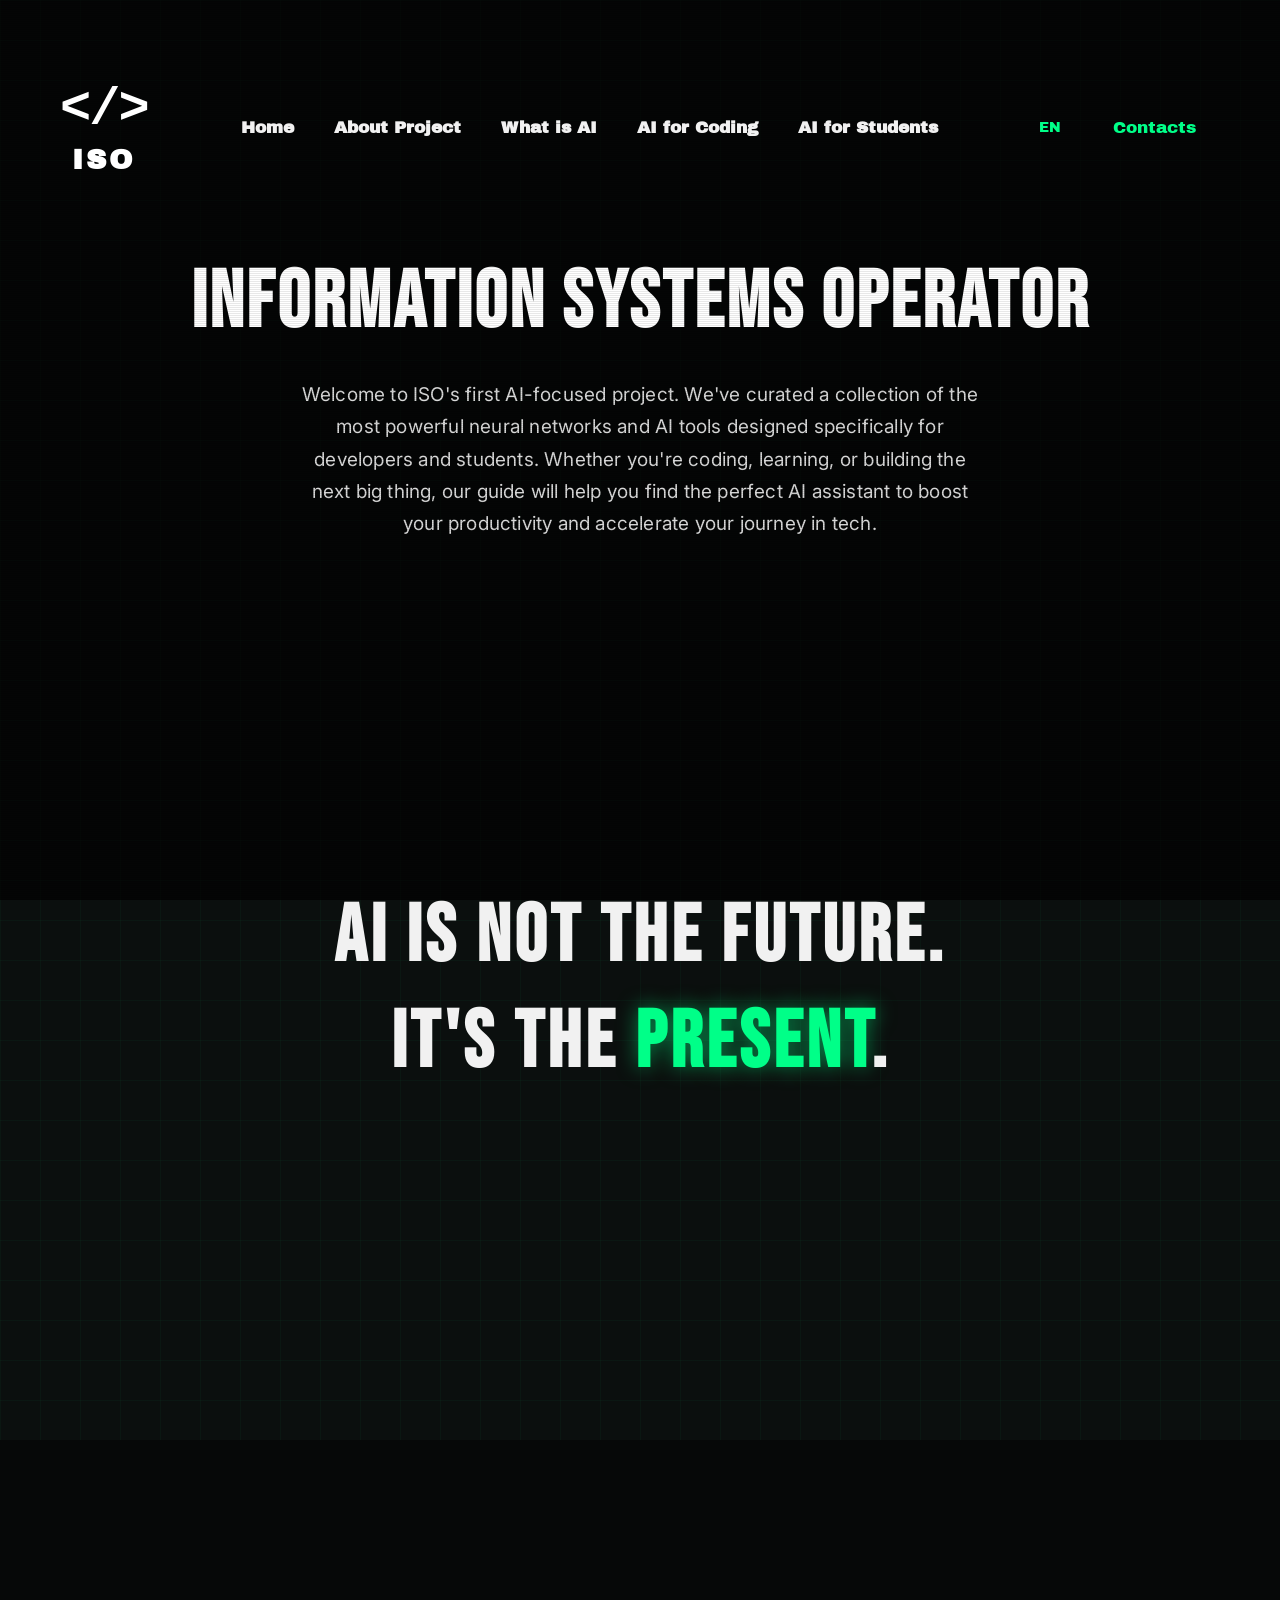
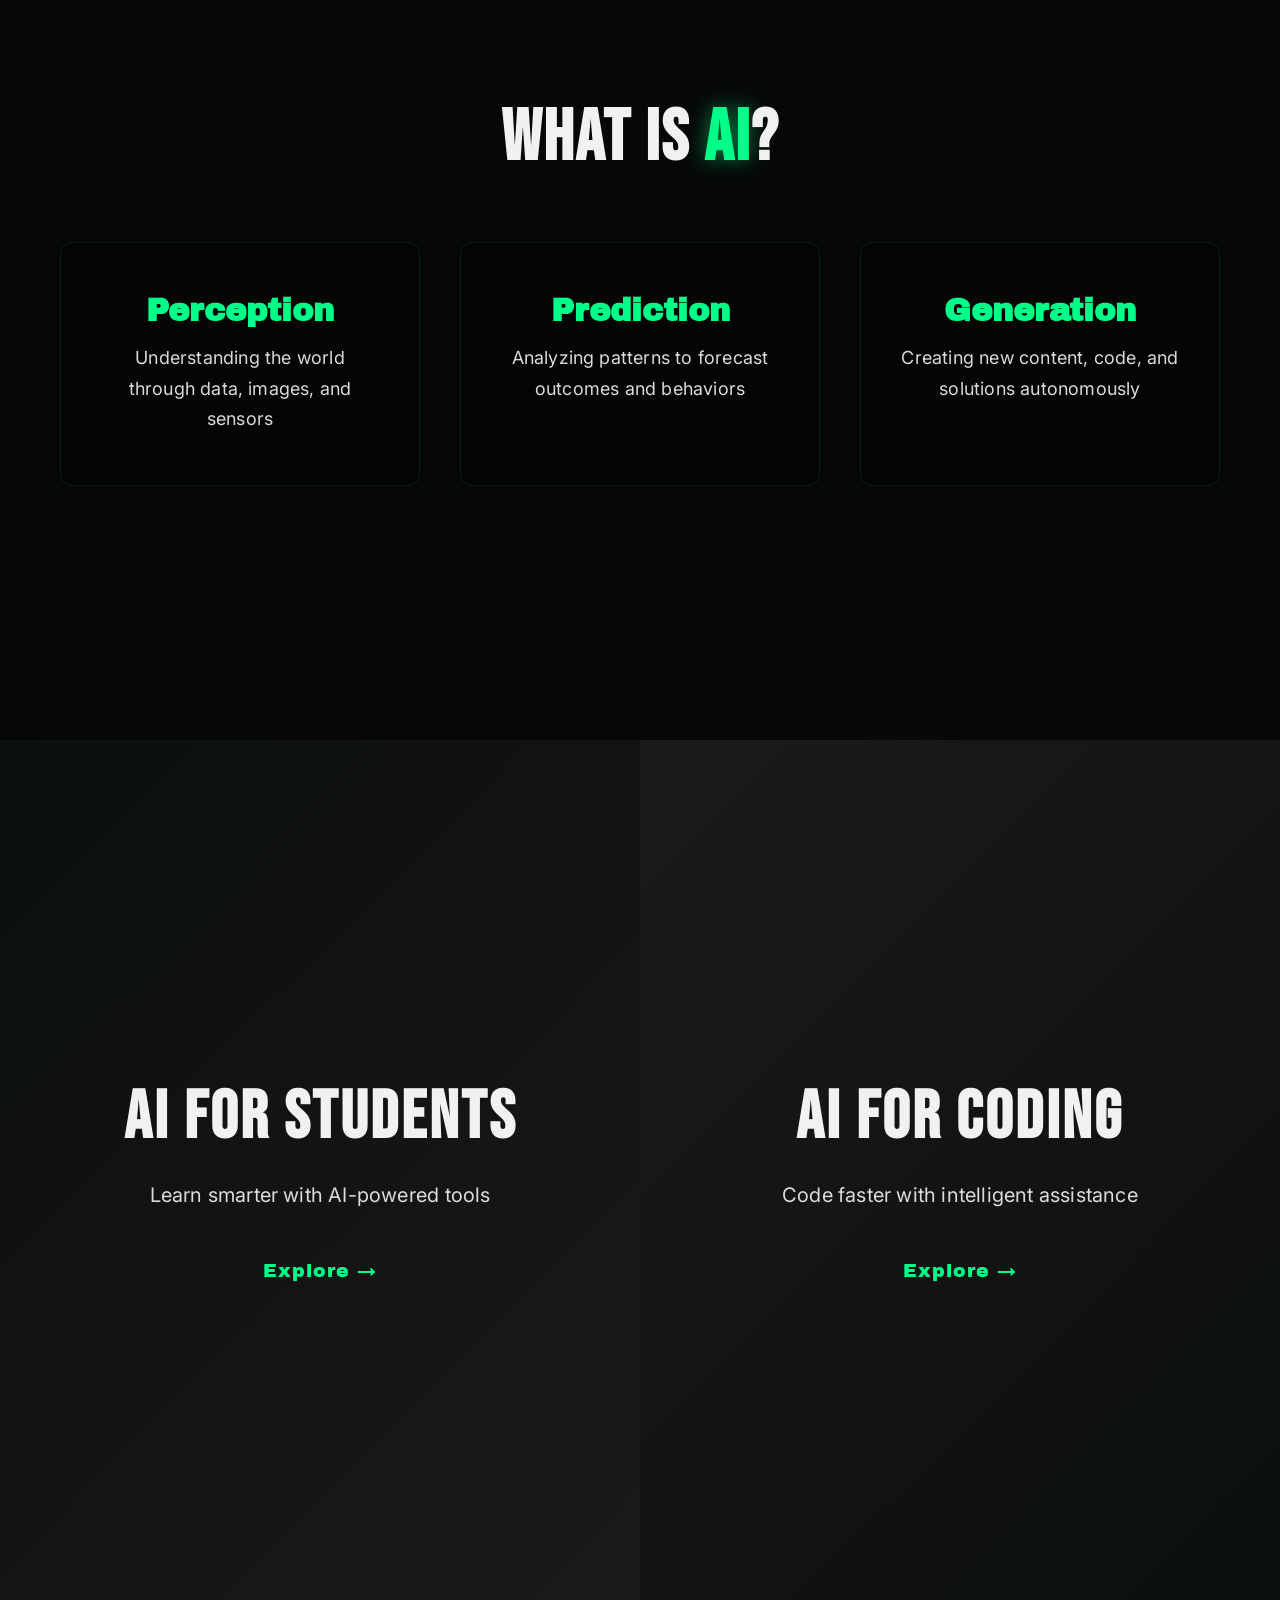
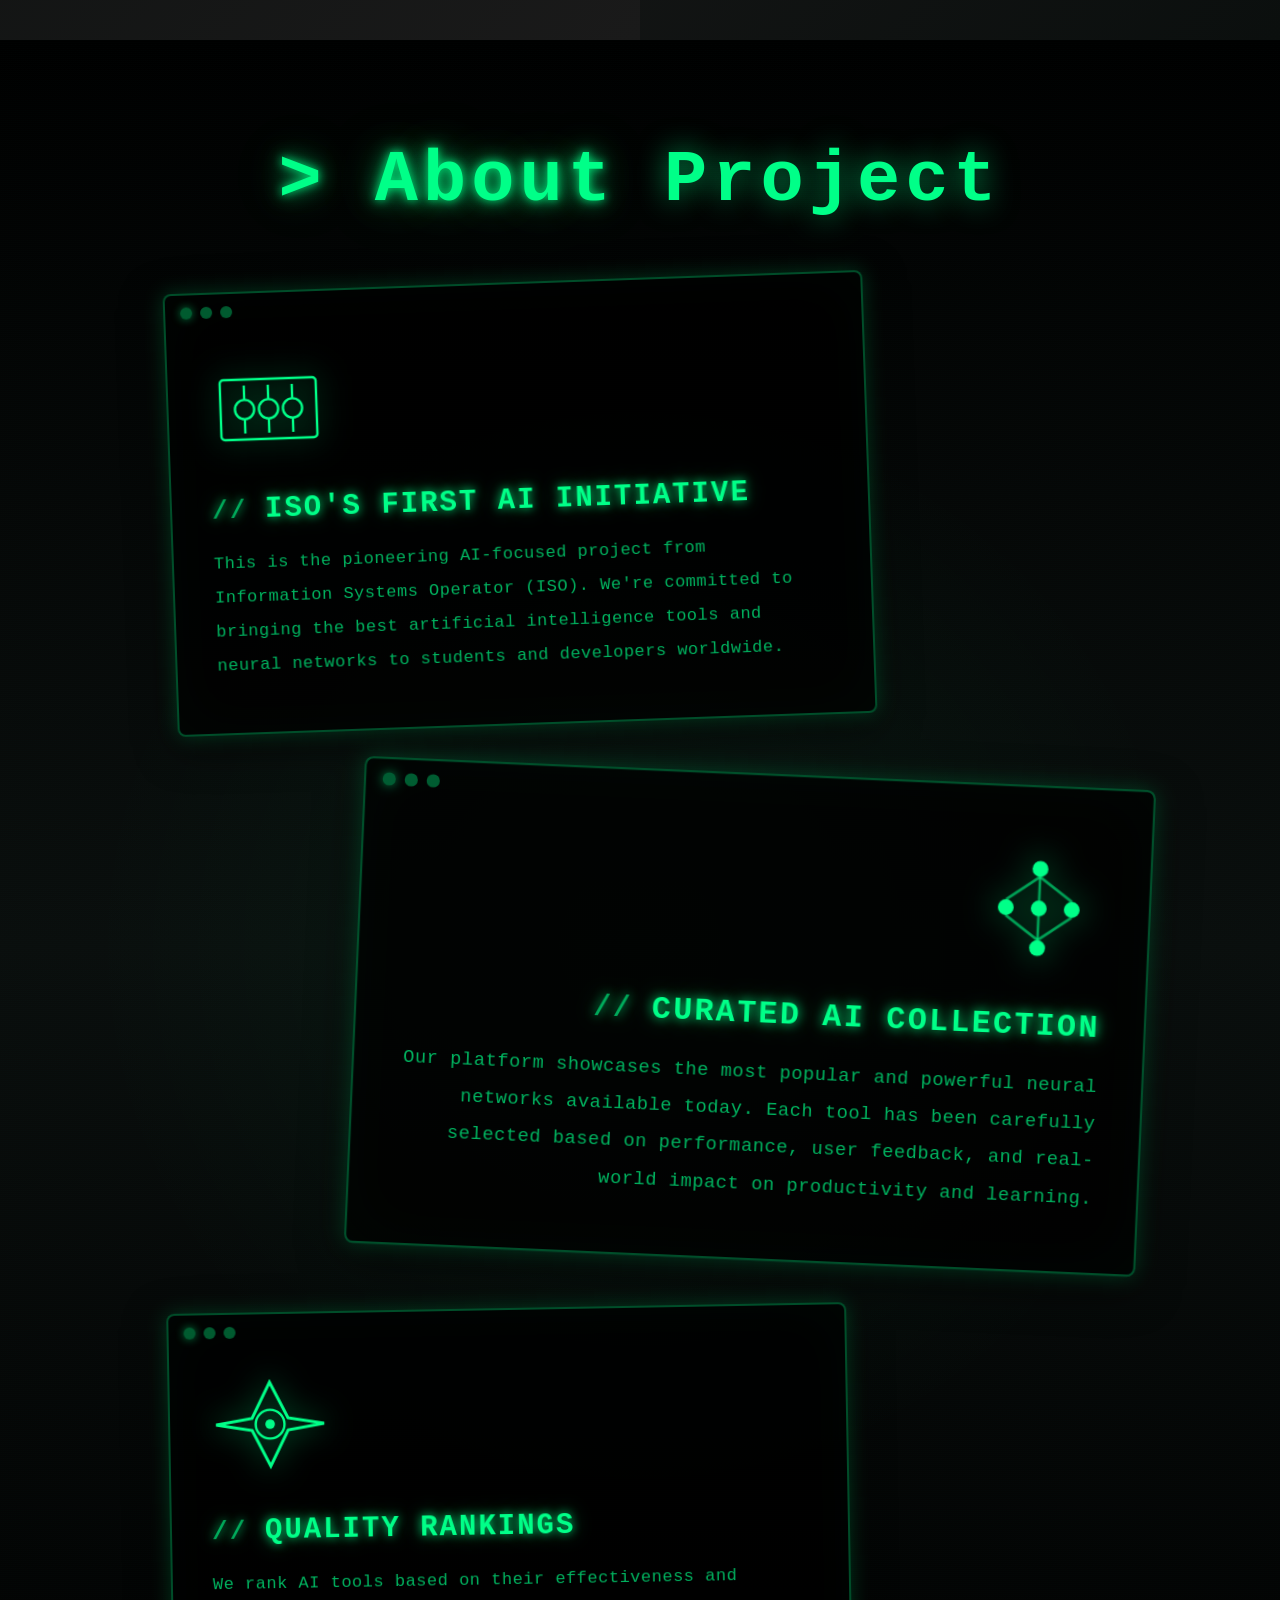
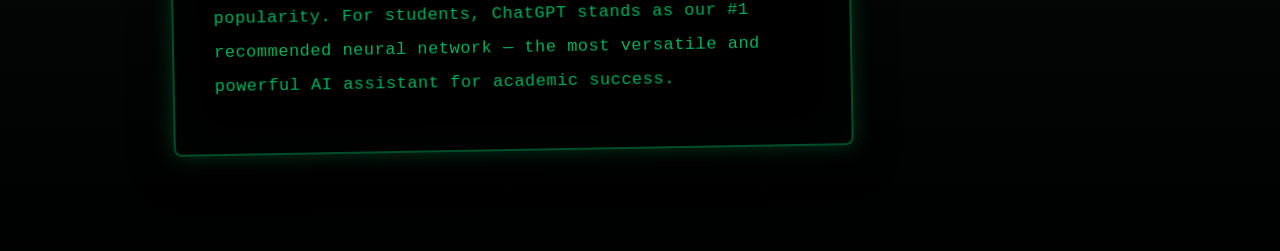
<file: index.html>
<!DOCTYPE html>
<html lang="en">
<head>
    <meta charset="UTF-8">
    <meta name="viewport" content="width=device-width, initial-scale=1.0">
    <link rel="icon" type="image/svg+xml" href="favicon.svg">
    <link rel="stylesheet" href="style.css">
    <link rel="preconnect" href="https://fonts.googleapis.com">
    <link rel="preconnect" href="https://fonts.gstatic.com" crossorigin>
    <link href="https://fonts.googleapis.com/css2?family=Archivo+Black&display=swap" rel="stylesheet">
    <link href="https://fonts.googleapis.com/css2?family=Bebas+Neue&display=swap" rel="stylesheet">
    <link href="https://fonts.googleapis.com/css2?family=Inter:wght@400;500;600&display=swap" rel="stylesheet">
    <title>Types of AI</title>
</head>
<body class="loading">
    <!-- Preloader -->
    <div class="preloader">
        <div class="terminal">
            <div class="terminal-header">
                <div class="terminal-dots">
                    <span class="dot dot-red"></span>
                    <span class="dot dot-yellow"></span>
                    <span class="dot dot-green"></span>
                </div>
                <span class="terminal-title">terminal</span>
                <div class="terminal-spacer"></div>
            </div>
            <div class="terminal-body">
                <div class="terminal-output" id="terminalOutput"></div>
            </div>
        </div>
    </div>

    <!-- Contact Modal -->
    <div class="contact-modal" id="contactModal">
        <div class="modal-overlay"></div>
        <div class="modal-content">
            <button class="modal-close" id="closeModal">&times;</button>
            <h2 data-translate="modal.title">Get in Touch</h2>
            <form class="contact-form" id="contactForm" novalidate>
                <div class="form-group">
                    <input type="text" id="nameInput" data-translate-placeholder="modal.name" placeholder="Name">
                    <span class="error-message" id="nameError"></span>
                </div>
                <div class="form-group">
                    <input type="tel" id="phoneInput" data-translate-placeholder="modal.phone" placeholder="Phone">
                    <span class="error-message" id="phoneError"></span>
                </div>
                <div class="form-group">
                    <select id="reasonSelect">
                        <option value="" disabled selected data-translate="modal.selectPlaceholder">What would you like to book?</option>
                        <option value="consultation" data-translate="modal.consultation">Consultation</option>
                        <option value="demo" data-translate="modal.demo">Demo</option>
                        <option value="partnership" data-translate="modal.partnership">Partnership</option>
                        <option value="other" data-translate="modal.other">Other</option>
                    </select>
                    <span class="error-message" id="reasonError"></span>
                </div>
                <div class="form-group hidden" id="otherReasonGroup">
                    <input type="text" id="otherReasonInput" data-translate-placeholder="modal.otherReason" placeholder="Please specify...">
                </div>
                <button type="submit" class="submit-btn" data-translate="modal.send">Send</button>
            </form>
        </div>
    </div>

    <!-- Scroll Progress Bar -->
    <div class="scroll-progress"></div>

    <section class="hero">
        <video class="hero-video" autoplay loop muted playsinline>
            <source src="background-image.mp4" type="video/mp4">
        </video>
    </section>

    <header class="site-header">
        <div class="container_header">
            <a href="index.html" class="header__logo" aria-label="Home">
                <div class="logo-wrapper">
                    <span class="logo-symbol">&lt;/&gt;</span>
                    <span class="logo-text">ISO</span>
                </div>
            </a>

            <!-- Burger Menu Button -->
            <button class="burger-menu" id="burgerMenu">
                <span></span>
                <span></span>
                <span></span>
            </button>

            <nav class="header__nav" id="mainNav">
                <a href="index.html" data-translate="nav.home">Home</a>
                <a href="#about-project" data-translate="nav.aboutProject">About Project</a>
                <a href="#what-is-ai" data-translate="nav.whatIsAI">What is AI</a>
                <a href="#ai-coding" data-translate="nav.coding">AI for Coding</a>
                <a href="#ai-students" data-translate="nav.students">AI for Students</a>
            </nav>

            <div class="header__right">
                <!-- Language Switcher -->
                <div class="language-switcher">
                    <button class="lang-toggle" id="langToggle" data-current="en">EN</button>
                </div>

                <a href="#" class="btn" id="contactBtn" data-translate="nav.contacts">Contacts</a>
            </div>
        </div>
    </header>

    <main>
        <!-- Hero Section -->
        <section class="hero">
            <div class="container_hero">
                <h1 class="hero_h1" data-translate="hero.title">Information Systems Operator</h1>
                <p class="hero_p" data-translate="hero.description">Welcome to ISO's first AI-focused project. We've curated a collection of the most powerful neural networks and AI tools designed specifically for developers and students. Whether you're coding, learning, or building the next big thing, our guide will help you find the perfect AI assistant to boost your productivity and accelerate your journey in tech.</p>
            </div>
        </section>

        <!-- Impact Section -->
        <section class="impact-section">
            <div class="impact-content">
                <h2 class="impact-line-1" data-translate="impact.line1">AI is not the future.</h2>
                <h2 class="impact-line-2"><span data-translate="impact.line2">It's the</span> <span class="highlight" data-translate="impact.present">present</span>.</h2>
            </div>
        </section>

        <!-- What is AI Section -->
        <section class="what-is-ai" id="what-is-ai">
            <div class="container">
                <h2 class="section-title"><span data-translate="whatIsAI.title1">What is</span> <span class="highlight">AI</span><span data-translate="whatIsAI.title2">?</span></h2>
                <div class="tech-blocks">
                    <div class="tech-card">
                        <h3 data-translate="whatIsAI.perception.title">Perception</h3>
                        <p data-translate="whatIsAI.perception.desc">Understanding the world through data, images, and sensors</p>
                    </div>
                    <div class="tech-card">
                        <h3 data-translate="whatIsAI.prediction.title">Prediction</h3>
                        <p data-translate="whatIsAI.prediction.desc">Analyzing patterns to forecast outcomes and behaviors</p>
                    </div>
                    <div class="tech-card">
                        <h3 data-translate="whatIsAI.generation.title">Generation</h3>
                        <p data-translate="whatIsAI.generation.desc">Creating new content, code, and solutions autonomously</p>
                    </div>
                </div>
            </div>
        </section>

        <!-- Split Direction Section -->
        <section class="split-section">
            <div class="split-left" id="ai-students">
                <div class="split-content">
                    <h2 data-translate="split.students.title">AI for Students</h2>
                    <p data-translate="split.students.desc">Learn smarter with AI-powered tools</p>
                    <a href="ai-students.html" class="explore-btn" data-translate="split.explore">Explore →</a>
                </div>
            </div>
            <div class="split-right" id="ai-coding">
                <div class="split-content">
                    <h2 data-translate="split.coding.title">AI for Coding</h2>
                    <p data-translate="split.coding.desc">Code faster with intelligent assistance</p>
                    <a href="ai-coding.html" class="explore-btn" data-translate="split.explore">Explore →</a>
                </div>
            </div>
        </section>

        <!-- About Project Section -->
        <section class="about-project" id="about-project">
            <div class="container">
                <h2 class="section-title"><span data-translate="aboutProject.title1">About</span> <span class="highlight" data-translate="aboutProject.title2">Project</span></h2>
                <div class="about-content">
                    <div class="about-intro">
                        <div class="about-card">
                            <div class="about-icon">
                                <svg viewBox="0 0 100 100" xmlns="http://www.w3.org/2000/svg">
                                    <rect x="10" y="30" width="80" height="50" rx="3" fill="none" stroke="currentColor" stroke-width="2"/>
                                    <circle cx="30" cy="55" r="8" fill="none" stroke="currentColor" stroke-width="2"/>
                                    <circle cx="50" cy="55" r="8" fill="none" stroke="currentColor" stroke-width="2"/>
                                    <circle cx="70" cy="55" r="8" fill="none" stroke="currentColor" stroke-width="2"/>
                                    <line x1="30" y1="47" x2="30" y2="35" stroke="currentColor" stroke-width="2"/>
                                    <line x1="50" y1="47" x2="50" y2="35" stroke="currentColor" stroke-width="2"/>
                                    <line x1="70" y1="47" x2="70" y2="35" stroke="currentColor" stroke-width="2"/>
                                    <line x1="30" y1="63" x2="30" y2="75" stroke="currentColor" stroke-width="2"/>
                                    <line x1="50" y1="63" x2="50" y2="75" stroke="currentColor" stroke-width="2"/>
                                    <line x1="70" y1="63" x2="70" y2="75" stroke="currentColor" stroke-width="2"/>
                                </svg>
                            </div>
                            <h3 data-translate="aboutProject.isoTitle">ISO's First AI Initiative</h3>
                            <p data-translate="aboutProject.isoDesc">This is the pioneering AI-focused project from Information Systems Operator (ISO). We're committed to bringing the best artificial intelligence tools and neural networks to students and developers worldwide.</p>
                        </div>
                        <div class="about-card">
                            <div class="about-icon">
                                <svg viewBox="0 0 100 100" xmlns="http://www.w3.org/2000/svg">
                                    <circle cx="50" cy="20" r="6" fill="currentColor"/>
                                    <circle cx="25" cy="50" r="6" fill="currentColor"/>
                                    <circle cx="50" cy="50" r="6" fill="currentColor"/>
                                    <circle cx="75" cy="50" r="6" fill="currentColor"/>
                                    <circle cx="50" cy="80" r="6" fill="currentColor"/>
                                    <line x1="50" y1="26" x2="25" y2="44" stroke="currentColor" stroke-width="2" opacity="0.6"/>
                                    <line x1="50" y1="26" x2="50" y2="44" stroke="currentColor" stroke-width="2" opacity="0.6"/>
                                    <line x1="50" y1="26" x2="75" y2="44" stroke="currentColor" stroke-width="2" opacity="0.6"/>
                                    <line x1="25" y1="56" x2="50" y2="74" stroke="currentColor" stroke-width="2" opacity="0.6"/>
                                    <line x1="50" y1="56" x2="50" y2="74" stroke="currentColor" stroke-width="2" opacity="0.6"/>
                                    <line x1="75" y1="56" x2="50" y2="74" stroke="currentColor" stroke-width="2" opacity="0.6"/>
                                </svg>
                            </div>
                            <h3 data-translate="aboutProject.popularTitle">Curated AI Collection</h3>
                            <p data-translate="aboutProject.popularDesc">Our platform showcases the most popular and powerful neural networks available today. Each tool has been carefully selected based on performance, user feedback, and real-world impact on productivity and learning.</p>
                        </div>
                        <div class="about-card">
                            <div class="about-icon">
                                <svg viewBox="0 0 100 100" xmlns="http://www.w3.org/2000/svg">
                                    <polygon points="50,15 65,45 95,50 65,55 50,85 35,55 5,50 35,45" fill="none" stroke="currentColor" stroke-width="2.5"/>
                                    <circle cx="50" cy="50" r="12" fill="none" stroke="currentColor" stroke-width="2"/>
                                    <circle cx="50" cy="50" r="4" fill="currentColor"/>
                                </svg>
                            </div>
                            <h3 data-translate="aboutProject.rankingTitle">Quality Rankings</h3>
                            <p data-translate="aboutProject.rankingDesc">We rank AI tools based on their effectiveness and popularity. For students, ChatGPT stands as our #1 recommended neural network — the most versatile and powerful AI assistant for academic success.</p>
                        </div>
                    </div>
                </div>
            </div>
        </section>

    </main>
    <script src="script.js"></script>
</body>
</html>
</file>
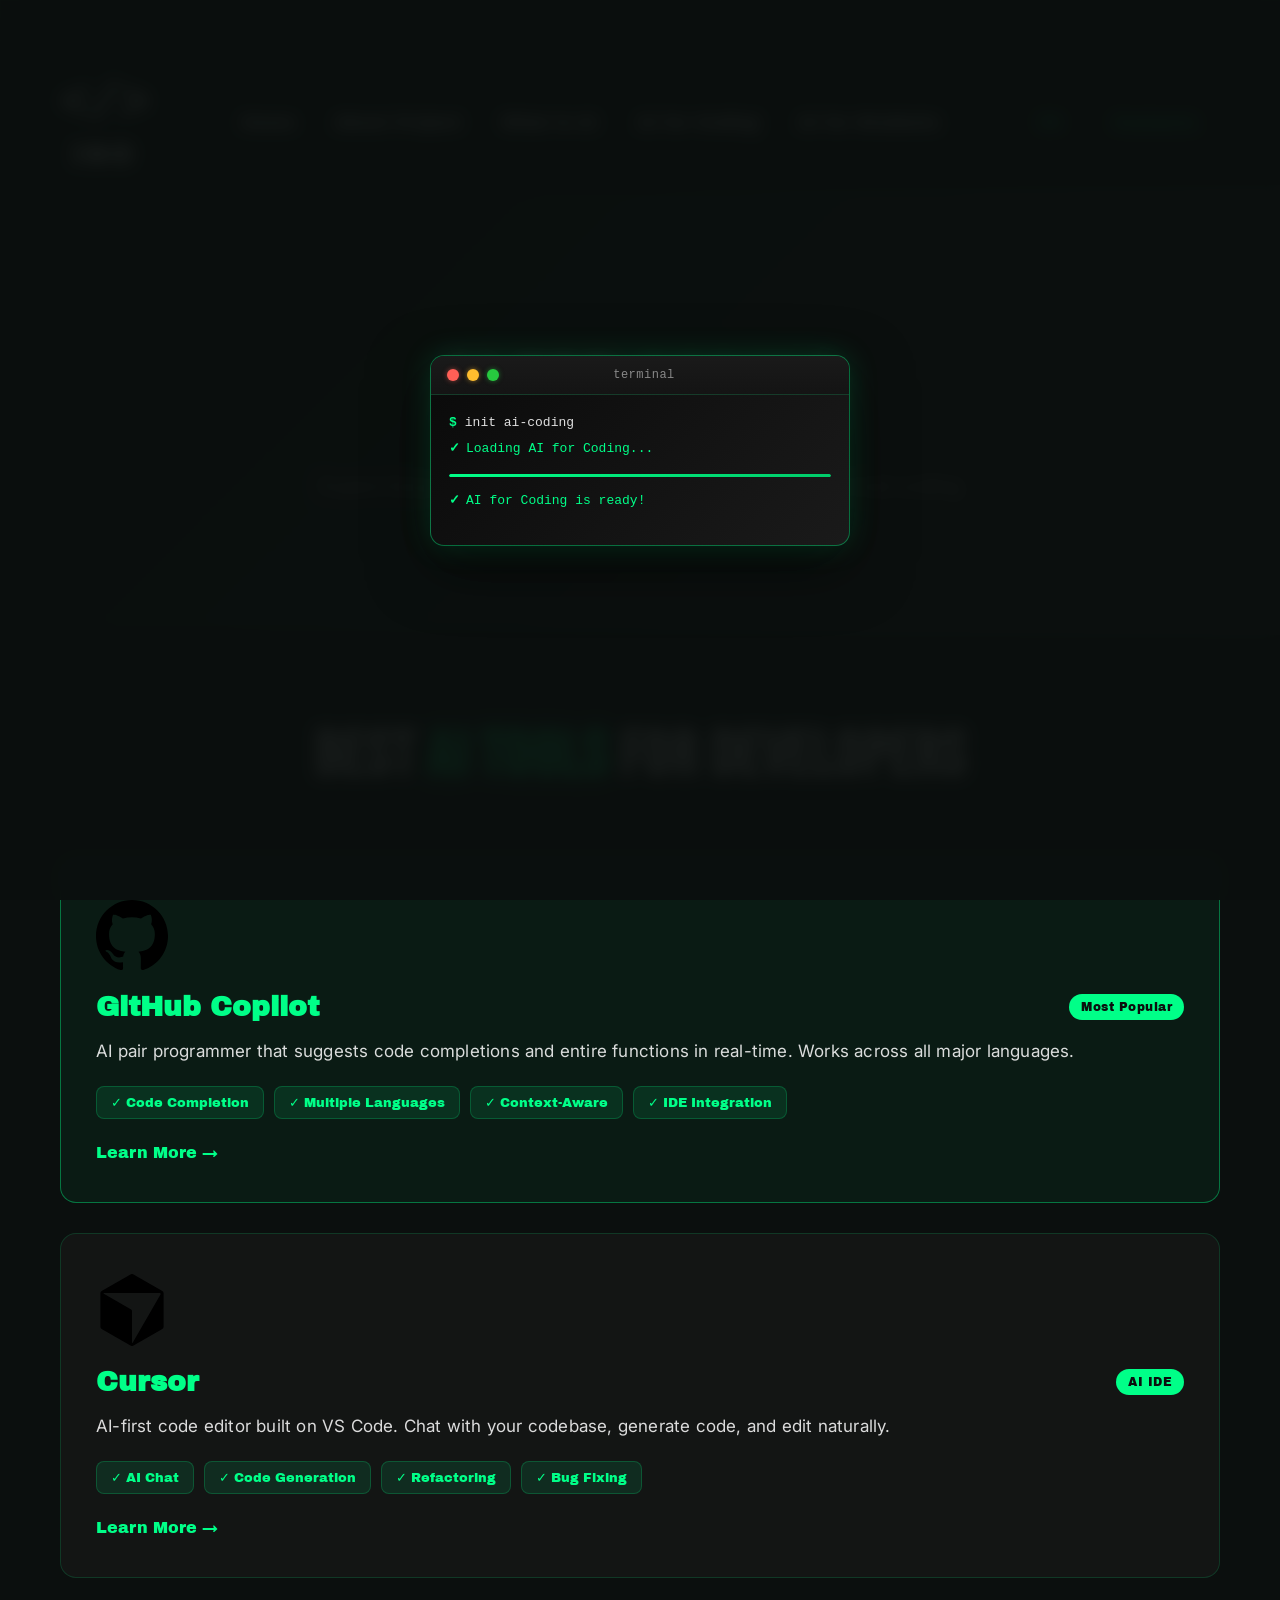
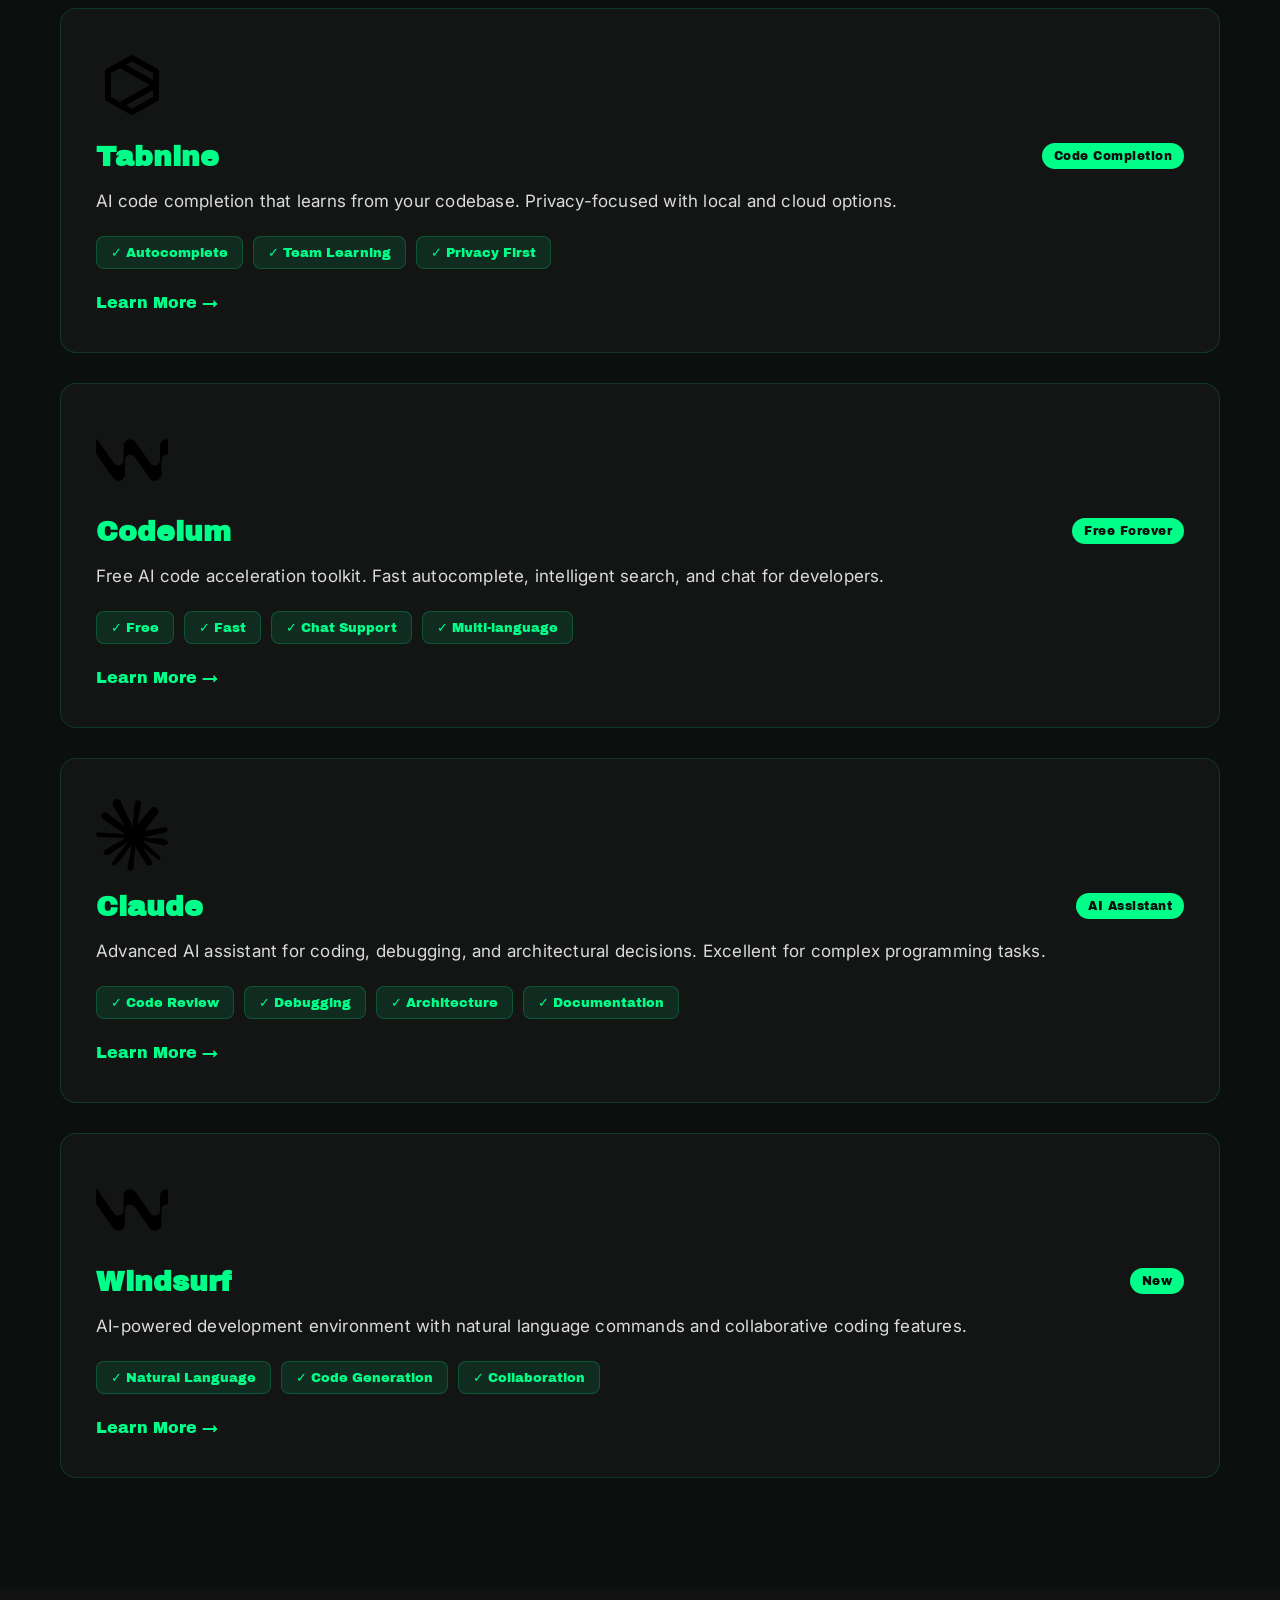
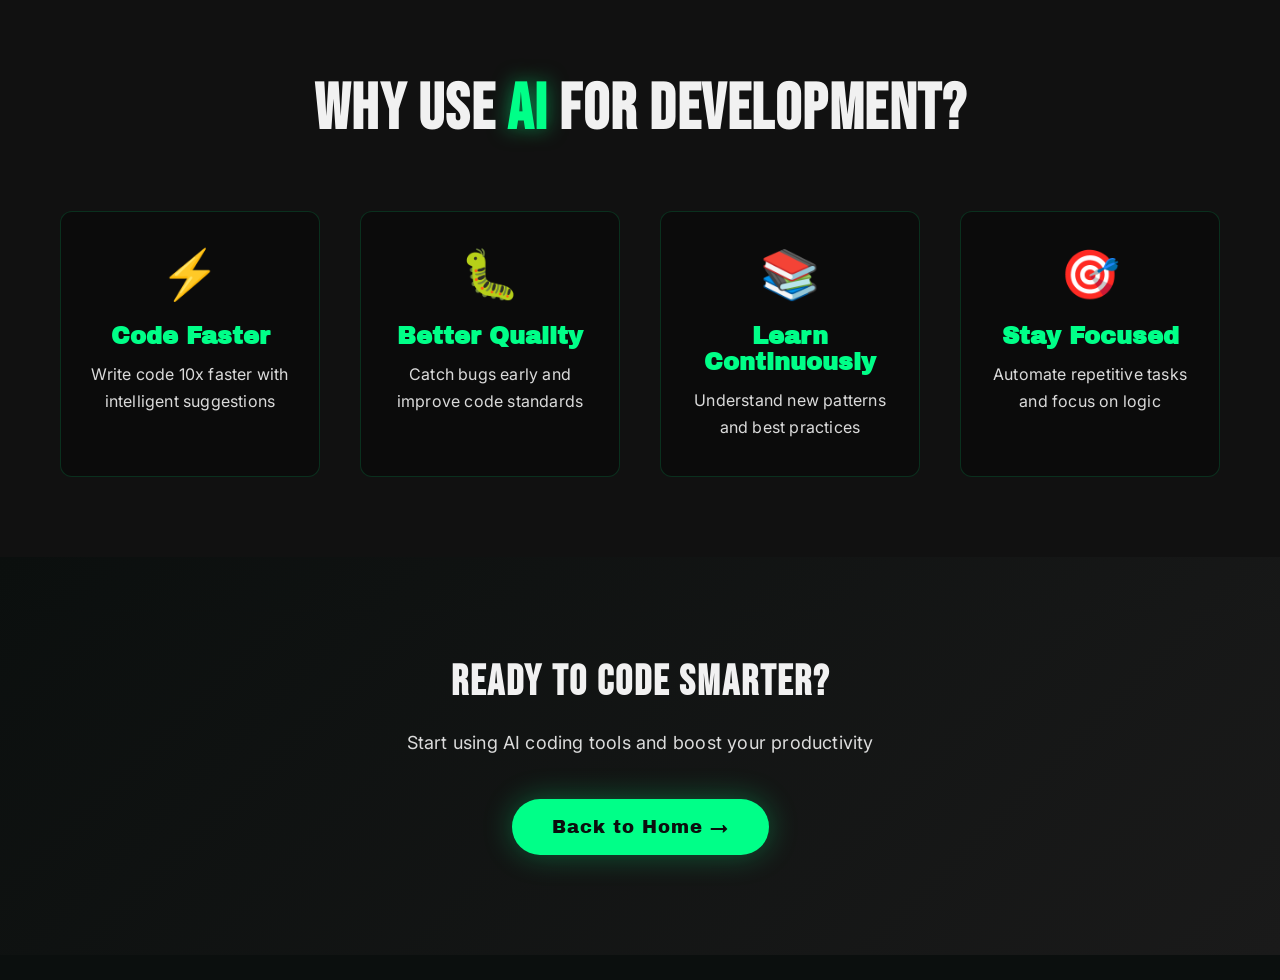
<file: ai-coding.html>
<!DOCTYPE html>
<html lang="en">
<head>
    <meta charset="UTF-8">
    <meta name="viewport" content="width=device-width, initial-scale=1.0">
    <link rel="icon" type="image/svg+xml" href="favicon.svg">
    <link rel="stylesheet" href="style.css">
    <link rel="preconnect" href="https://fonts.googleapis.com">
    <link rel="preconnect" href="https://fonts.gstatic.com" crossorigin>
    <link href="https://fonts.googleapis.com/css2?family=Archivo+Black&display=swap" rel="stylesheet">
    <link href="https://fonts.googleapis.com/css2?family=Bebas+Neue&display=swap" rel="stylesheet">
    <link href="https://fonts.googleapis.com/css2?family=Inter:wght@400;500;600&display=swap" rel="stylesheet">
    <title>AI for Coding - ISO</title>
</head>
<body class="loading">
    <!-- Preloader -->
    <div class="preloader">
        <div class="terminal">
            <div class="terminal-header">
                <div class="terminal-dots">
                    <span class="dot dot-red"></span>
                    <span class="dot dot-yellow"></span>
                    <span class="dot dot-green"></span>
                </div>
                <span class="terminal-title">terminal</span>
                <div class="terminal-spacer"></div>
            </div>
            <div class="terminal-body">
                <div class="terminal-output" id="terminalOutput"></div>
            </div>
        </div>
    </div>

    <!-- Contact Modal -->
    <div class="contact-modal" id="contactModal">
        <div class="modal-overlay"></div>
        <div class="modal-content">
            <button class="modal-close" id="closeModal">&times;</button>
            <h2 data-translate="modal.title">Get in Touch</h2>
            <form class="contact-form" id="contactForm" novalidate>
                <div class="form-group">
                    <input type="text" id="nameInput" data-translate-placeholder="modal.name" placeholder="Name">
                    <span class="error-message" id="nameError"></span>
                </div>
                <div class="form-group">
                    <input type="tel" id="phoneInput" data-translate-placeholder="modal.phone" placeholder="Phone">
                    <span class="error-message" id="phoneError"></span>
                </div>
                <div class="form-group">
                    <select id="reasonSelect">
                        <option value="" disabled selected data-translate="modal.selectPlaceholder">What would you like to book?</option>
                        <option value="consultation" data-translate="modal.consultation">Consultation</option>
                        <option value="demo" data-translate="modal.demo">Demo</option>
                        <option value="partnership" data-translate="modal.partnership">Partnership</option>
                        <option value="other" data-translate="modal.other">Other</option>
                    </select>
                    <span class="error-message" id="reasonError"></span>
                </div>
                <div class="form-group hidden" id="otherReasonGroup">
                    <input type="text" id="otherReasonInput" data-translate-placeholder="modal.otherReason" placeholder="Please specify...">
                </div>
                <button type="submit" class="submit-btn" data-translate="modal.send">Send</button>
            </form>
        </div>
    </div>

    <!-- Scroll Progress Bar -->
    <div class="scroll-progress"></div>

    <header class="site-header page-header">
        <div class="container_header">
            <a href="index.html" class="header__logo" aria-label="Home">
                <div class="logo-wrapper">
                    <span class="logo-symbol">&lt;/&gt;</span>
                    <span class="logo-text">ISO</span>
                </div>
            </a>

            <!-- Burger Menu Button -->
            <button class="burger-menu" id="burgerMenu">
                <span></span>
                <span></span>
                <span></span>
            </button>

            <nav class="header__nav" id="mainNav">
                <a href="index.html" data-translate="nav.home">Home</a>
                <a href="index.html#about-project" data-translate="nav.aboutProject">About Project</a>
                <a href="index.html#what-is-ai" data-translate="nav.whatIsAI">What is AI</a>
                <a href="ai-coding.html" data-translate="nav.coding">AI for Coding</a>
                <a href="ai-students.html" data-translate="nav.students">AI for Students</a>
            </nav>

            <div class="header__right">
                <!-- Language Switcher -->
                <div class="language-switcher">
                    <button class="lang-toggle" id="langToggle" data-current="en">EN</button>
                </div>

                <a href="#" class="btn" id="contactBtn" data-translate="nav.contacts">Contacts</a>
            </div>
        </div>
    </header>

    <main class="page-content">
        <!-- Hero Section -->
        <section class="page-hero">
            <div class="container">
                <h1 class="page-title"><span data-translate="coding.pageTitle">AI for</span> <span class="highlight" data-translate="coding.pageHighlight">Coding</span></h1>
                <p class="page-subtitle" data-translate="coding.pageSubtitle">Supercharge your development workflow with AI-powered coding assistants</p>
            </div>
        </section>

        <!-- AI Tools Section -->
        <section class="ai-tools-section">
            <div class="container">
                <h2 class="section-title-small"><span data-translate="coding.sectionTitle">Best</span> <span class="highlight" data-translate="coding.sectionHighlight">AI Tools</span> <span data-translate="coding.sectionTitleEnd">for Developers</span></h2>
                
                <div class="ai-tool-card featured">
                    <div class="tool-icon-large">
                        <img src="image_logos/github.svg" alt="GitHub Copilot" style="width: 100%; height: 100%; object-fit: contain;">
                    </div>
                    <div class="tool-header">
                        <h3 data-translate="coding.tools.github.name">GitHub Copilot</h3>
                        <span class="tool-badge" data-translate="coding.tools.github.badge">Most Popular</span>
                    </div>
                    <p class="tool-description" data-translate="coding.tools.github.description">AI pair programmer that suggests code completions and entire functions in real-time. Works across all major languages.</p>
                    <div class="tool-features">
                        <div class="feature-tag">✓ <span data-translate="coding.tools.github.features.0">Code Completion</span></div>
                        <div class="feature-tag">✓ <span data-translate="coding.tools.github.features.1">Multiple Languages</span></div>
                        <div class="feature-tag">✓ <span data-translate="coding.tools.github.features.2">Context-Aware</span></div>
                        <div class="feature-tag">✓ <span data-translate="coding.tools.github.features.3">IDE Integration</span></div>
                    </div>
                    <a href="tools/github-copilot.html" class="tool-link" data-translate="coding.tools.github.link">Learn More →</a>
                </div>

                <div class="ai-tool-card">
                    <div class="tool-icon-large">
                        <img src="image_logos/cursor.svg" alt="Cursor" style="width: 100%; height: 100%; object-fit: contain;">
                    </div>
                    <div class="tool-header">
                        <h3 data-translate="coding.tools.cursor.name">Cursor</h3>
                        <span class="tool-badge" data-translate="coding.tools.cursor.badge">AI IDE</span>
                    </div>
                    <p class="tool-description" data-translate="coding.tools.cursor.description">AI-first code editor built on VS Code. Chat with your codebase, generate code, and edit naturally.</p>
                    <div class="tool-features">
                        <div class="feature-tag">✓ <span data-translate="coding.tools.cursor.features.0">AI Chat</span></div>
                        <div class="feature-tag">✓ <span data-translate="coding.tools.cursor.features.1">Code Generation</span></div>
                        <div class="feature-tag">✓ <span data-translate="coding.tools.cursor.features.2">Refactoring</span></div>
                        <div class="feature-tag">✓ <span data-translate="coding.tools.cursor.features.3">Bug Fixing</span></div>
                    </div>
                    <a href="https://cursor.sh" target="_blank" class="tool-link" data-translate="coding.tools.cursor.link">Learn More →</a>
                </div>

                <div class="ai-tool-card">
                    <div class="tool-icon-large">
                        <img src="image_logos/tabler-brand-tabnine-48px.svg" alt="Tabnine" style="width: 100%; height: 100%; object-fit: contain;">
                    </div>
                    <div class="tool-header">
                        <h3 data-translate="coding.tools.tabnine.name">Tabnine</h3>
                        <span class="tool-badge" data-translate="coding.tools.tabnine.badge">Code Completion</span>
                    </div>
                    <p class="tool-description" data-translate="coding.tools.tabnine.description">AI code completion that learns from your codebase. Privacy-focused with local and cloud options.</p>
                    <div class="tool-features">
                        <div class="feature-tag">✓ <span data-translate="coding.tools.tabnine.features.0">Autocomplete</span></div>
                        <div class="feature-tag">✓ <span data-translate="coding.tools.tabnine.features.1">Team Learning</span></div>
                        <div class="feature-tag">✓ <span data-translate="coding.tools.tabnine.features.2">Privacy First</span></div>
                    </div>
                    <a href="https://tabnine.com" target="_blank" class="tool-link" data-translate="coding.tools.tabnine.link">Learn More →</a>
                </div>

                <div class="ai-tool-card">
                    <div class="tool-icon-large">
                        <img src="image_logos/windsurf (1).svg" alt="Codeium Logo" style="width: 100%; height: 100%; object-fit: contain;">
                    </div>
                    <div class="tool-header">
                        <h3 data-translate="coding.tools.codeium.name">Codeium</h3>
                        <span class="tool-badge" data-translate="coding.tools.codeium.badge">Free Forever</span>
                    </div>
                    <p class="tool-description" data-translate="coding.tools.codeium.description">Free AI code acceleration toolkit. Fast autocomplete, intelligent search, and chat for developers.</p>
                    <div class="tool-features">
                        <div class="feature-tag">✓ <span data-translate="coding.tools.codeium.features.0">Free</span></div>
                        <div class="feature-tag">✓ <span data-translate="coding.tools.codeium.features.1">Fast</span></div>
                        <div class="feature-tag">✓ <span data-translate="coding.tools.codeium.features.2">Chat Support</span></div>
                        <div class="feature-tag">✓ <span data-translate="coding.tools.codeium.features.3">Multi-language</span></div>
                    </div>
                    <a href="https://codeium.com" target="_blank" class="tool-link" data-translate="coding.tools.codeium.link">Learn More →</a>
                </div>

                <div class="ai-tool-card">
                    <div class="tool-icon-large">
                        <img src="image_logos/claude.svg" alt="Claude" style="width: 100%; height: 100%; object-fit: contain;">
                    </div>
                    <div class="tool-header">
                        <h3 data-translate="coding.tools.claude.name">Claude</h3>
                        <span class="tool-badge" data-translate="coding.tools.claude.badge">AI Assistant</span>
                    </div>
                    <p class="tool-description" data-translate="coding.tools.claude.description">Advanced AI assistant for coding, debugging, and architectural decisions. Excellent for complex programming tasks.</p>
                    <div class="tool-features">
                        <div class="feature-tag">✓ <span data-translate="coding.tools.claude.features.0">Code Review</span></div>
                        <div class="feature-tag">✓ <span data-translate="coding.tools.claude.features.1">Debugging</span></div>
                        <div class="feature-tag">✓ <span data-translate="coding.tools.claude.features.2">Architecture</span></div>
                        <div class="feature-tag">✓ <span data-translate="coding.tools.claude.features.3">Documentation</span></div>
                    </div>
                    <a href="https://claude.ai" target="_blank" class="tool-link" data-translate="coding.tools.claude.link">Learn More →</a>
                </div>

                <div class="ai-tool-card">
                    <div class="tool-icon-large">
                        <img src="image_logos/windsurf.svg" alt="Windsurf Logo" style="width: 100%; height: 100%; object-fit: contain;">
                    </div>
                    <div class="tool-header">
                        <h3 data-translate="coding.tools.windsurf.name">Windsurf</h3>
                        <span class="tool-badge" data-translate="coding.tools.windsurf.badge">New</span>
                    </div>
                    <p class="tool-description" data-translate="coding.tools.windsurf.description">AI-powered development environment with natural language commands and collaborative coding features.</p>
                    <div class="tool-features">
                        <div class="feature-tag">✓ <span data-translate="coding.tools.windsurf.features.0">Natural Language</span></div>
                        <div class="feature-tag">✓ <span data-translate="coding.tools.windsurf.features.1">Code Generation</span></div>
                        <div class="feature-tag">✓ <span data-translate="coding.tools.windsurf.features.2">Collaboration</span></div>
                    </div>
                    <a href="https://codeium.com/windsurf" target="_blank" class="tool-link" data-translate="coding.tools.windsurf.link">Learn More →</a>
                </div>

            </div>
        </section>

        <!-- Benefits Section -->
        <section class="benefits-section">
            <div class="container">
                <h2 class="section-title-small"><span data-translate="coding.benefitsTitle">Why Use</span> <span class="highlight">AI</span> <span data-translate="coding.benefitsTitleEnd">for Development?</span></h2>
                <div class="benefits-grid">
                    <div class="benefit-card">
                        <div class="benefit-icon">⚡</div>
                        <h3 data-translate="coding.benefits.productivity.title">Code Faster</h3>
                        <p data-translate="coding.benefits.productivity.description">Write code 10x faster with intelligent suggestions</p>
                    </div>
                    <div class="benefit-card">
                        <div class="benefit-icon">🐛</div>
                        <h3 data-translate="coding.benefits.quality.title">Better Quality</h3>
                        <p data-translate="coding.benefits.quality.description">Catch bugs early and improve code standards</p>
                    </div>
                    <div class="benefit-card">
                        <div class="benefit-icon">📚</div>
                        <h3 data-translate="coding.benefits.learning.title">Learn Continuously</h3>
                        <p data-translate="coding.benefits.learning.description">Understand new patterns and best practices</p>
                    </div>
                    <div class="benefit-card">
                        <div class="benefit-icon">🎯</div>
                        <h3 data-translate="coding.benefits.focus.title">Stay Focused</h3>
                        <p data-translate="coding.benefits.focus.description">Automate repetitive tasks and focus on logic</p>
                    </div>
                </div>
            </div>
        </section>

        <!-- CTA Section -->
        <section class="cta-section">
            <div class="container">
                <h2 data-translate="coding.ctaTitle">Ready to Code Smarter?</h2>
                <p data-translate="coding.ctaSubtitle">Start using AI coding tools and boost your productivity</p>
                <a href="index.html" class="cta-btn" data-translate="coding.ctaButton">Back to Home →</a>
            </div>
        </section>
    </main>

    <script src="preloader.js"></script>
    <script src="script.js"></script>
</body>
</html>
</file>
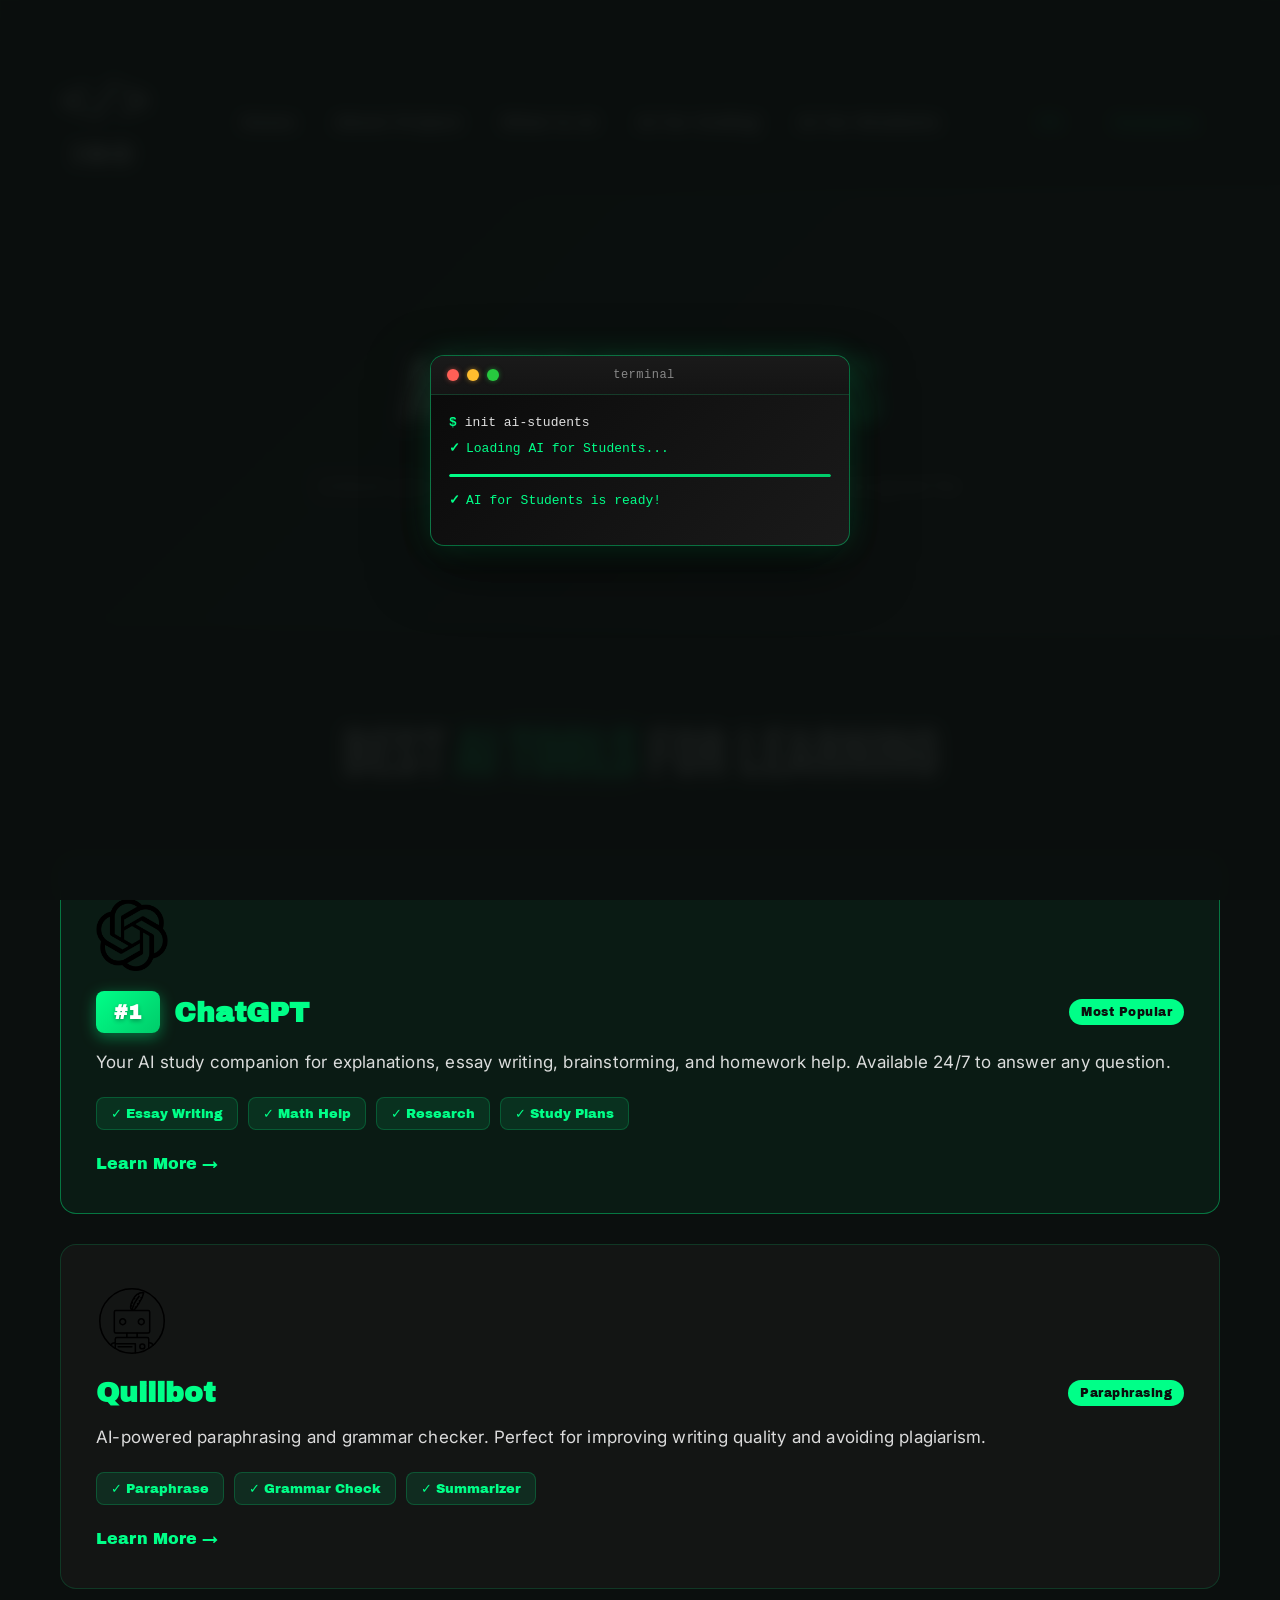
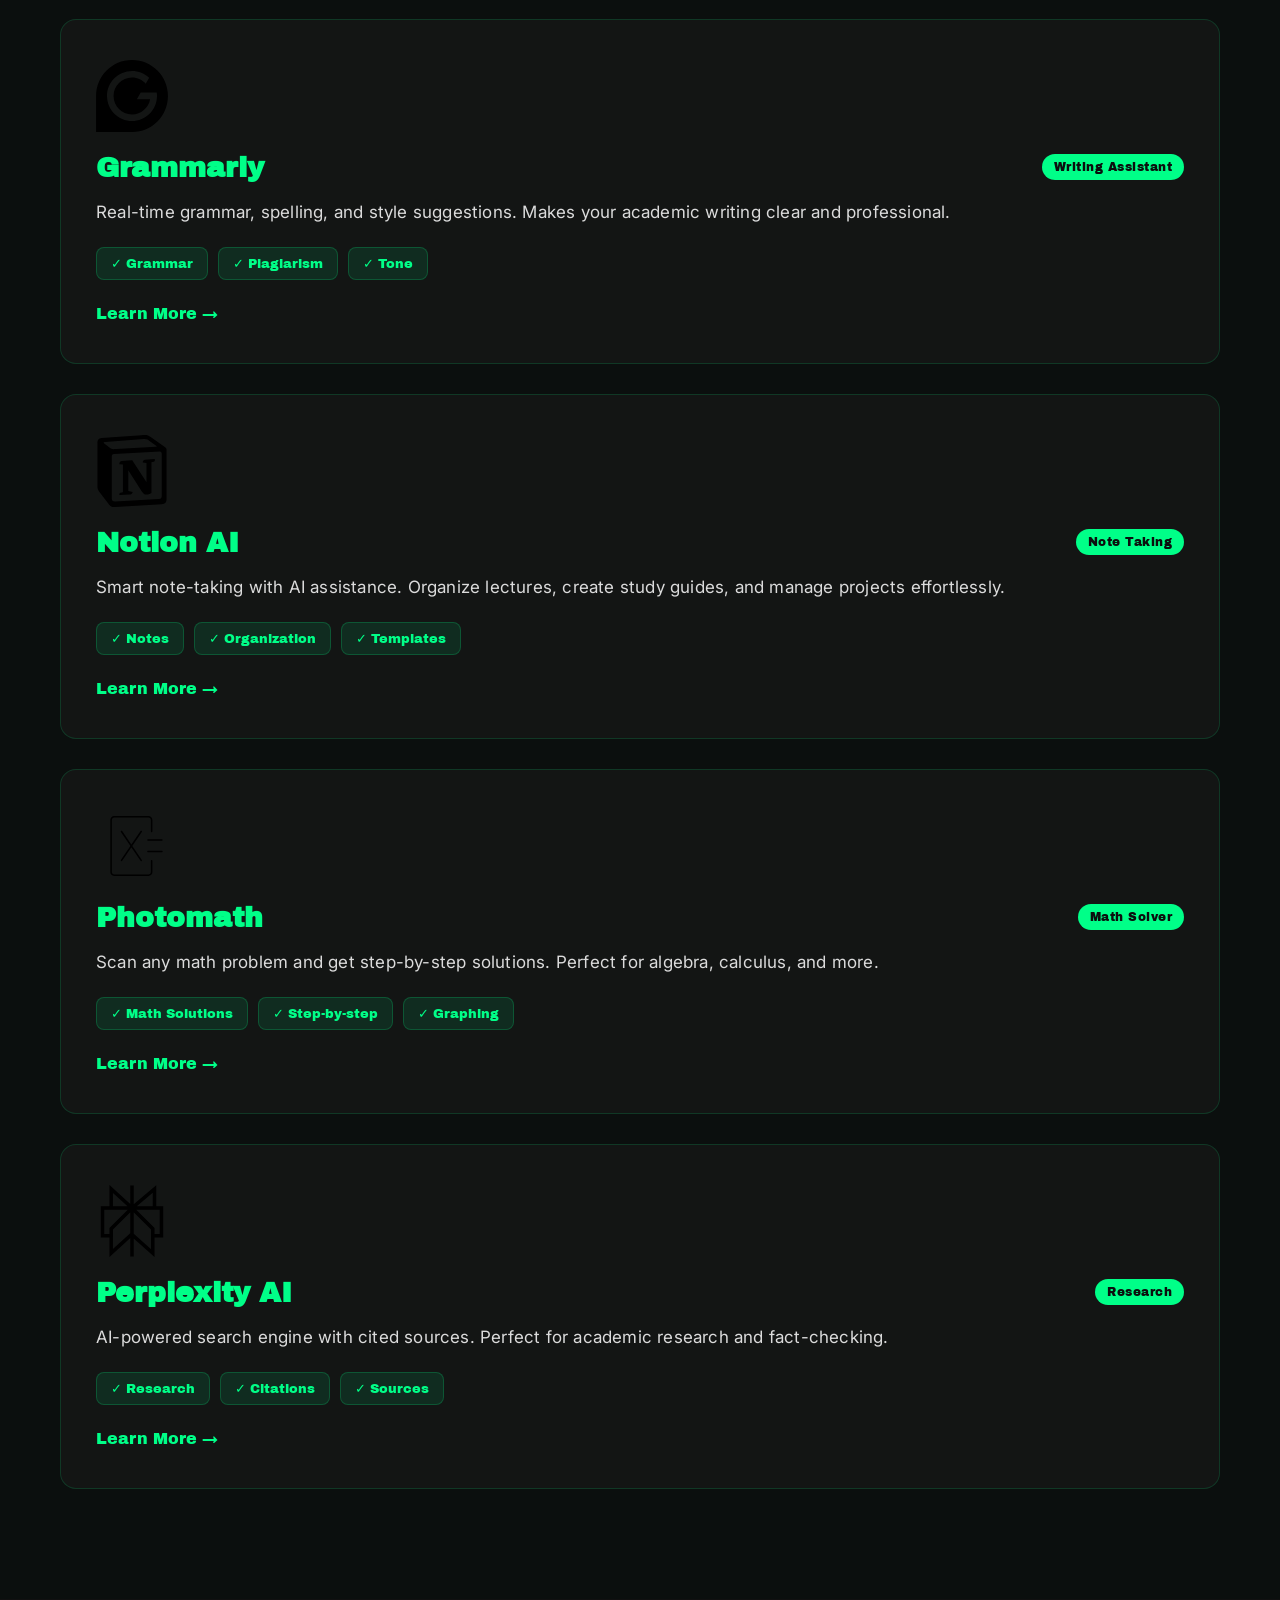
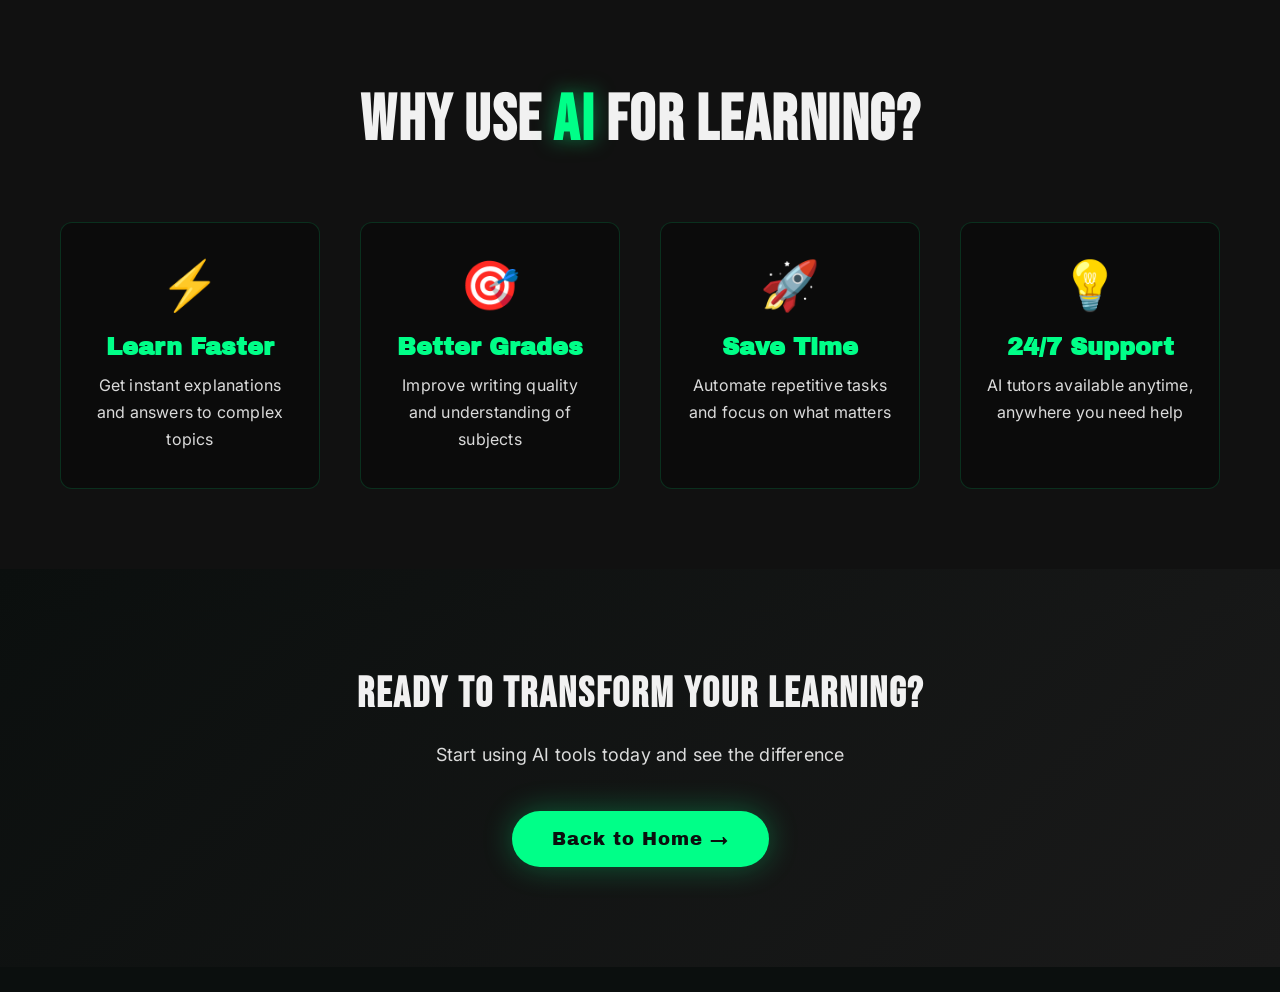
<file: ai-students.html>
<!DOCTYPE html>
<html lang="en">
<head>
    <meta charset="UTF-8">
    <meta name="viewport" content="width=device-width, initial-scale=1.0">
    <link rel="icon" type="image/svg+xml" href="favicon.svg">
    <link rel="stylesheet" href="style.css">
    <link rel="preconnect" href="https://fonts.googleapis.com">
    <link rel="preconnect" href="https://fonts.gstatic.com" crossorigin>
    <link href="https://fonts.googleapis.com/css2?family=Archivo+Black&display=swap" rel="stylesheet">
    <link href="https://fonts.googleapis.com/css2?family=Bebas+Neue&display=swap" rel="stylesheet">
    <link href="https://fonts.googleapis.com/css2?family=Inter:wght@400;500;600&display=swap" rel="stylesheet">
    <title>AI for Students - ISO</title>
</head>
<body class="loading">
    <!-- Preloader -->
    <div class="preloader">
        <div class="terminal">
            <div class="terminal-header">
                <div class="terminal-dots">
                    <span class="dot dot-red"></span>
                    <span class="dot dot-yellow"></span>
                    <span class="dot dot-green"></span>
                </div>
                <span class="terminal-title">terminal</span>
                <div class="terminal-spacer"></div>
            </div>
            <div class="terminal-body">
                <div class="terminal-output" id="terminalOutput"></div>
            </div>
        </div>
    </div>

    <!-- Contact Modal -->
    <div class="contact-modal" id="contactModal">
        <div class="modal-overlay"></div>
        <div class="modal-content">
            <button class="modal-close" id="closeModal">&times;</button>
            <h2 data-translate="modal.title">Get in Touch</h2>
            <form class="contact-form" id="contactForm" novalidate>
                <div class="form-group">
                    <input type="text" id="nameInput" data-translate-placeholder="modal.name" placeholder="Name">
                    <span class="error-message" id="nameError"></span>
                </div>
                <div class="form-group">
                    <input type="tel" id="phoneInput" data-translate-placeholder="modal.phone" placeholder="Phone">
                    <span class="error-message" id="phoneError"></span>
                </div>
                <div class="form-group">
                    <select id="reasonSelect">
                        <option value="" disabled selected data-translate="modal.selectPlaceholder">What would you like to book?</option>
                        <option value="consultation" data-translate="modal.consultation">Consultation</option>
                        <option value="demo" data-translate="modal.demo">Demo</option>
                        <option value="partnership" data-translate="modal.partnership">Partnership</option>
                        <option value="other" data-translate="modal.other">Other</option>
                    </select>
                    <span class="error-message" id="reasonError"></span>
                </div>
                <div class="form-group hidden" id="otherReasonGroup">
                    <input type="text" id="otherReasonInput" data-translate-placeholder="modal.otherReason" placeholder="Please specify...">
                </div>
                <button type="submit" class="submit-btn" data-translate="modal.send">Send</button>
            </form>
        </div>
    </div>

    <!-- Scroll Progress Bar -->
    <div class="scroll-progress"></div>

    <header class="site-header page-header">
        <div class="container_header">
            <a href="index.html" class="header__logo" aria-label="Home">
                <div class="logo-wrapper">
                    <span class="logo-symbol">&lt;/&gt;</span>
                    <span class="logo-text">ISO</span>
                </div>
            </a>

            <!-- Burger Menu Button -->
            <button class="burger-menu" id="burgerMenu">
                <span></span>
                <span></span>
                <span></span>
            </button>

            <nav class="header__nav" id="mainNav">
                <a href="index.html" data-translate="nav.home">Home</a>
                <a href="index.html#about-project" data-translate="nav.aboutProject">About Project</a>
                <a href="index.html#what-is-ai" data-translate="nav.whatIsAI">What is AI</a>
                <a href="ai-coding.html" data-translate="nav.coding">AI for Coding</a>
                <a href="ai-students.html" data-translate="nav.students">AI for Students</a>
            </nav>

            <div class="header__right">
                <!-- Language Switcher -->
                <div class="language-switcher">
                    <button class="lang-toggle" id="langToggle" data-current="en">EN</button>
                </div>

                <a href="#" class="btn" id="contactBtn" data-translate="nav.contacts">Contacts</a>
            </div>
        </div>
    </header>

    <main class="page-content">
        <!-- Hero Section -->
        <section class="page-hero">
            <div class="container">
                <h1 class="page-title"><span data-translate="students.pageTitle">AI for</span> <span class="highlight" data-translate="students.pageHighlight">Students</span></h1>
                <p class="page-subtitle" data-translate="students.pageSubtitle">Unlock your learning potential with AI-powered tools designed for academic excellence</p>
            </div>
        </section>

        <!-- AI Tools Section -->
        <section class="ai-tools-section">
            <div class="container">
                <h2 class="section-title-small"><span data-translate="students.sectionTitle">Best</span> <span class="highlight" data-translate="students.sectionHighlight">AI Tools</span> <span data-translate="students.sectionTitleEnd">for Learning</span></h2>
                
                <div class="ai-tool-card featured">
                    <div class="tool-icon-large">
                        <img src="image_logos/ChatGPT-Logo.svg.png" alt="ChatGPT" style="width: 100%; height: 100%; object-fit: contain;">
                    </div>
                    <div class="tool-header">
                        <div class="tool-title-with-rank">
                            <span class="rank-badge" data-translate="students.tools.chatgpt.rank">#1</span>
                            <h3 data-translate="students.tools.chatgpt.name">ChatGPT</h3>
                        </div>
                        <span class="tool-badge" data-translate="students.tools.chatgpt.badge">Most Popular</span>
                    </div>
                    <p class="tool-description" data-translate="students.tools.chatgpt.description">Your AI study companion for explanations, essay writing, brainstorming, and homework help. Available 24/7 to answer any question.</p>
                    <div class="tool-features">
                        <div class="feature-tag">✓ <span data-translate="students.tools.chatgpt.features.0">Essay Writing</span></div>
                        <div class="feature-tag">✓ <span data-translate="students.tools.chatgpt.features.1">Math Help</span></div>
                        <div class="feature-tag">✓ <span data-translate="students.tools.chatgpt.features.2">Research</span></div>
                        <div class="feature-tag">✓ <span data-translate="students.tools.chatgpt.features.3">Study Plans</span></div>
                    </div>
                    <a href="tools/chatgpt.html" class="tool-link" data-translate="students.tools.chatgpt.link">Learn More →</a>
                </div>

                <div class="ai-tool-card">
                    <div class="tool-icon-large">
                        <img src="image_logos/arcticons-quillbot-48px.svg" alt="Quillbot" style="width: 100%; height: 100%; object-fit: contain;">
                    </div>
                    <div class="tool-header">
                        <h3 data-translate="students.tools.quillbot.name">Quillbot</h3>
                        <span class="tool-badge" data-translate="students.tools.quillbot.badge">Paraphrasing</span>
                    </div>
                    <p class="tool-description" data-translate="students.tools.quillbot.description">AI-powered paraphrasing and grammar checker. Perfect for improving writing quality and avoiding plagiarism.</p>
                    <div class="tool-features">
                        <div class="feature-tag">✓ <span data-translate="students.tools.quillbot.features.0">Paraphrase</span></div>
                        <div class="feature-tag">✓ <span data-translate="students.tools.quillbot.features.1">Grammar Check</span></div>
                        <div class="feature-tag">✓ <span data-translate="students.tools.quillbot.features.2">Summarizer</span></div>
                    </div>
                    <a href="https://quillbot.com" target="_blank" class="tool-link" data-translate="students.tools.quillbot.link">Learn More →</a>
                </div>

                <div class="ai-tool-card">
                    <div class="tool-icon-large">
                        <img src="image_logos/grammarly.svg" alt="Grammarly" style="width: 100%; height: 100%; object-fit: contain;">
                    </div>
                    <div class="tool-header">
                        <h3 data-translate="students.tools.grammarly.name">Grammarly</h3>
                        <span class="tool-badge" data-translate="students.tools.grammarly.badge">Writing Assistant</span>
                    </div>
                    <p class="tool-description" data-translate="students.tools.grammarly.description">Real-time grammar, spelling, and style suggestions. Makes your academic writing clear and professional.</p>
                    <div class="tool-features">
                        <div class="feature-tag">✓ <span data-translate="students.tools.grammarly.features.0">Grammar</span></div>
                        <div class="feature-tag">✓ <span data-translate="students.tools.grammarly.features.1">Plagiarism</span></div>
                        <div class="feature-tag">✓ <span data-translate="students.tools.grammarly.features.2">Tone</span></div>
                    </div>
                    <a href="https://grammarly.com" target="_blank" class="tool-link" data-translate="students.tools.grammarly.link">Learn More →</a>
                </div>

                <div class="ai-tool-card">
                    <div class="tool-icon-large">
                        <img src="image_logos/notion.svg" alt="Notion AI" style="width: 100%; height: 100%; object-fit: contain;">
                    </div>
                    <div class="tool-header">
                        <h3 data-translate="students.tools.notion.name">Notion AI</h3>
                        <span class="tool-badge" data-translate="students.tools.notion.badge">Note Taking</span>
                    </div>
                    <p class="tool-description" data-translate="students.tools.notion.description">Smart note-taking with AI assistance. Organize lectures, create study guides, and manage projects effortlessly.</p>
                    <div class="tool-features">
                        <div class="feature-tag">✓ <span data-translate="students.tools.notion.features.0">Notes</span></div>
                        <div class="feature-tag">✓ <span data-translate="students.tools.notion.features.1">Organization</span></div>
                        <div class="feature-tag">✓ <span data-translate="students.tools.notion.features.2">Templates</span></div>
                    </div>
                    <a href="https://notion.so" target="_blank" class="tool-link" data-translate="students.tools.notion.link">Learn More →</a>
                </div>

                <div class="ai-tool-card">
                    <div class="tool-icon-large">
                        <img src="image_logos/arcticons-photomath-48px.svg" alt="Photomath" style="width: 100%; height: 100%; object-fit: contain;">
                    </div>
                    <div class="tool-header">
                        <h3 data-translate="students.tools.photomath.name">Photomath</h3>
                        <span class="tool-badge" data-translate="students.tools.photomath.badge">Math Solver</span>
                    </div>
                    <p class="tool-description" data-translate="students.tools.photomath.description">Scan any math problem and get step-by-step solutions. Perfect for algebra, calculus, and more.</p>
                    <div class="tool-features">
                        <div class="feature-tag">✓ <span data-translate="students.tools.photomath.features.0">Math Solutions</span></div>
                        <div class="feature-tag">✓ <span data-translate="students.tools.photomath.features.1">Step-by-step</span></div>
                        <div class="feature-tag">✓ <span data-translate="students.tools.photomath.features.2">Graphing</span></div>
                    </div>
                    <a href="https://photomath.com" target="_blank" class="tool-link" data-translate="students.tools.photomath.link">Learn More →</a>
                </div>

                <div class="ai-tool-card">
                    <div class="tool-icon-large">
                        <img src="image_logos/perplexity.svg" alt="Perplexity AI" style="width: 100%; height: 100%; object-fit: contain;">
                    </div>
                    <div class="tool-header">
                        <h3 data-translate="students.tools.perplexity.name">Perplexity AI</h3>
                        <span class="tool-badge" data-translate="students.tools.perplexity.badge">Research</span>
                    </div>
                    <p class="tool-description" data-translate="students.tools.perplexity.description">AI-powered search engine with cited sources. Perfect for academic research and fact-checking.</p>
                    <div class="tool-features">
                        <div class="feature-tag">✓ <span data-translate="students.tools.perplexity.features.0">Research</span></div>
                        <div class="feature-tag">✓ <span data-translate="students.tools.perplexity.features.1">Citations</span></div>
                        <div class="feature-tag">✓ <span data-translate="students.tools.perplexity.features.2">Sources</span></div>
                    </div>
                    <a href="https://perplexity.ai" target="_blank" class="tool-link" data-translate="students.tools.perplexity.link">Learn More →</a>
                </div>
            </div>
        </section>

        <!-- Benefits Section -->
        <section class="benefits-section">
            <div class="container">
                <h2 class="section-title-small"><span data-translate="students.benefitsTitle">Why Use</span> <span class="highlight">AI</span> <span data-translate="students.benefitsTitleEnd">for Learning?</span></h2>
                <div class="benefits-grid">
                    <div class="benefit-card">
                        <div class="benefit-icon">⚡</div>
                        <h3 data-translate="students.benefits.fast.title">Learn Faster</h3>
                        <p data-translate="students.benefits.fast.description">Get instant explanations and answers to complex topics</p>
                    </div>
                    <div class="benefit-card">
                        <div class="benefit-icon">🎯</div>
                        <h3 data-translate="students.benefits.grades.title">Better Grades</h3>
                        <p data-translate="students.benefits.grades.description">Improve writing quality and understanding of subjects</p>
                    </div>
                    <div class="benefit-card">
                        <div class="benefit-icon">🚀</div>
                        <h3 data-translate="students.benefits.time.title">Save Time</h3>
                        <p data-translate="students.benefits.time.description">Automate repetitive tasks and focus on what matters</p>
                    </div>
                    <div class="benefit-card">
                        <div class="benefit-icon">💡</div>
                        <h3 data-translate="students.benefits.support.title">24/7 Support</h3>
                        <p data-translate="students.benefits.support.description">AI tutors available anytime, anywhere you need help</p>
                    </div>
                </div>
            </div>
        </section>

        <!-- CTA Section -->
        <section class="cta-section">
            <div class="container">
                <h2 data-translate="students.ctaTitle">Ready to Transform Your Learning?</h2>
                <p data-translate="students.ctaSubtitle">Start using AI tools today and see the difference</p>
                <a href="index.html" class="cta-btn" data-translate="students.ctaButton">Back to Home →</a>
            </div>
        </section>
    </main>

    <script src="preloader.js"></script>
    <script src="script.js"></script>
</body>
</html>
</file>
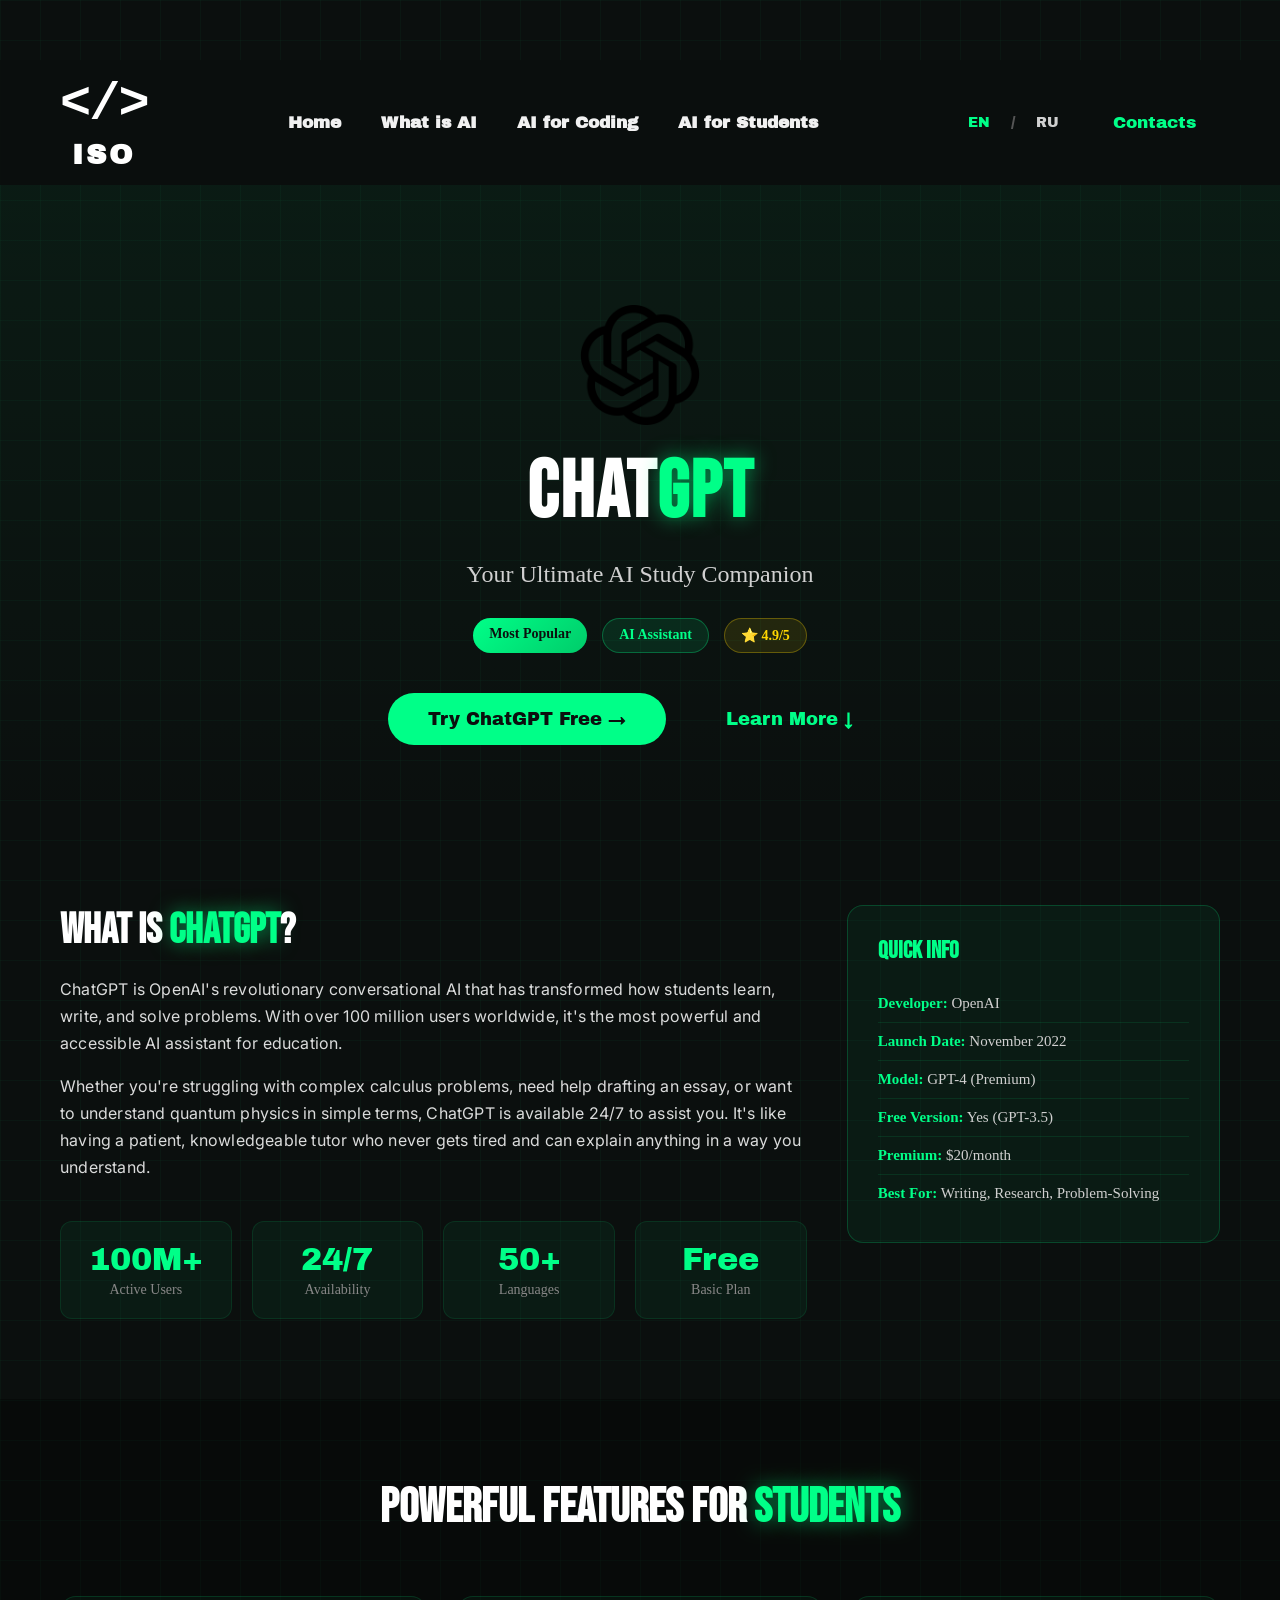
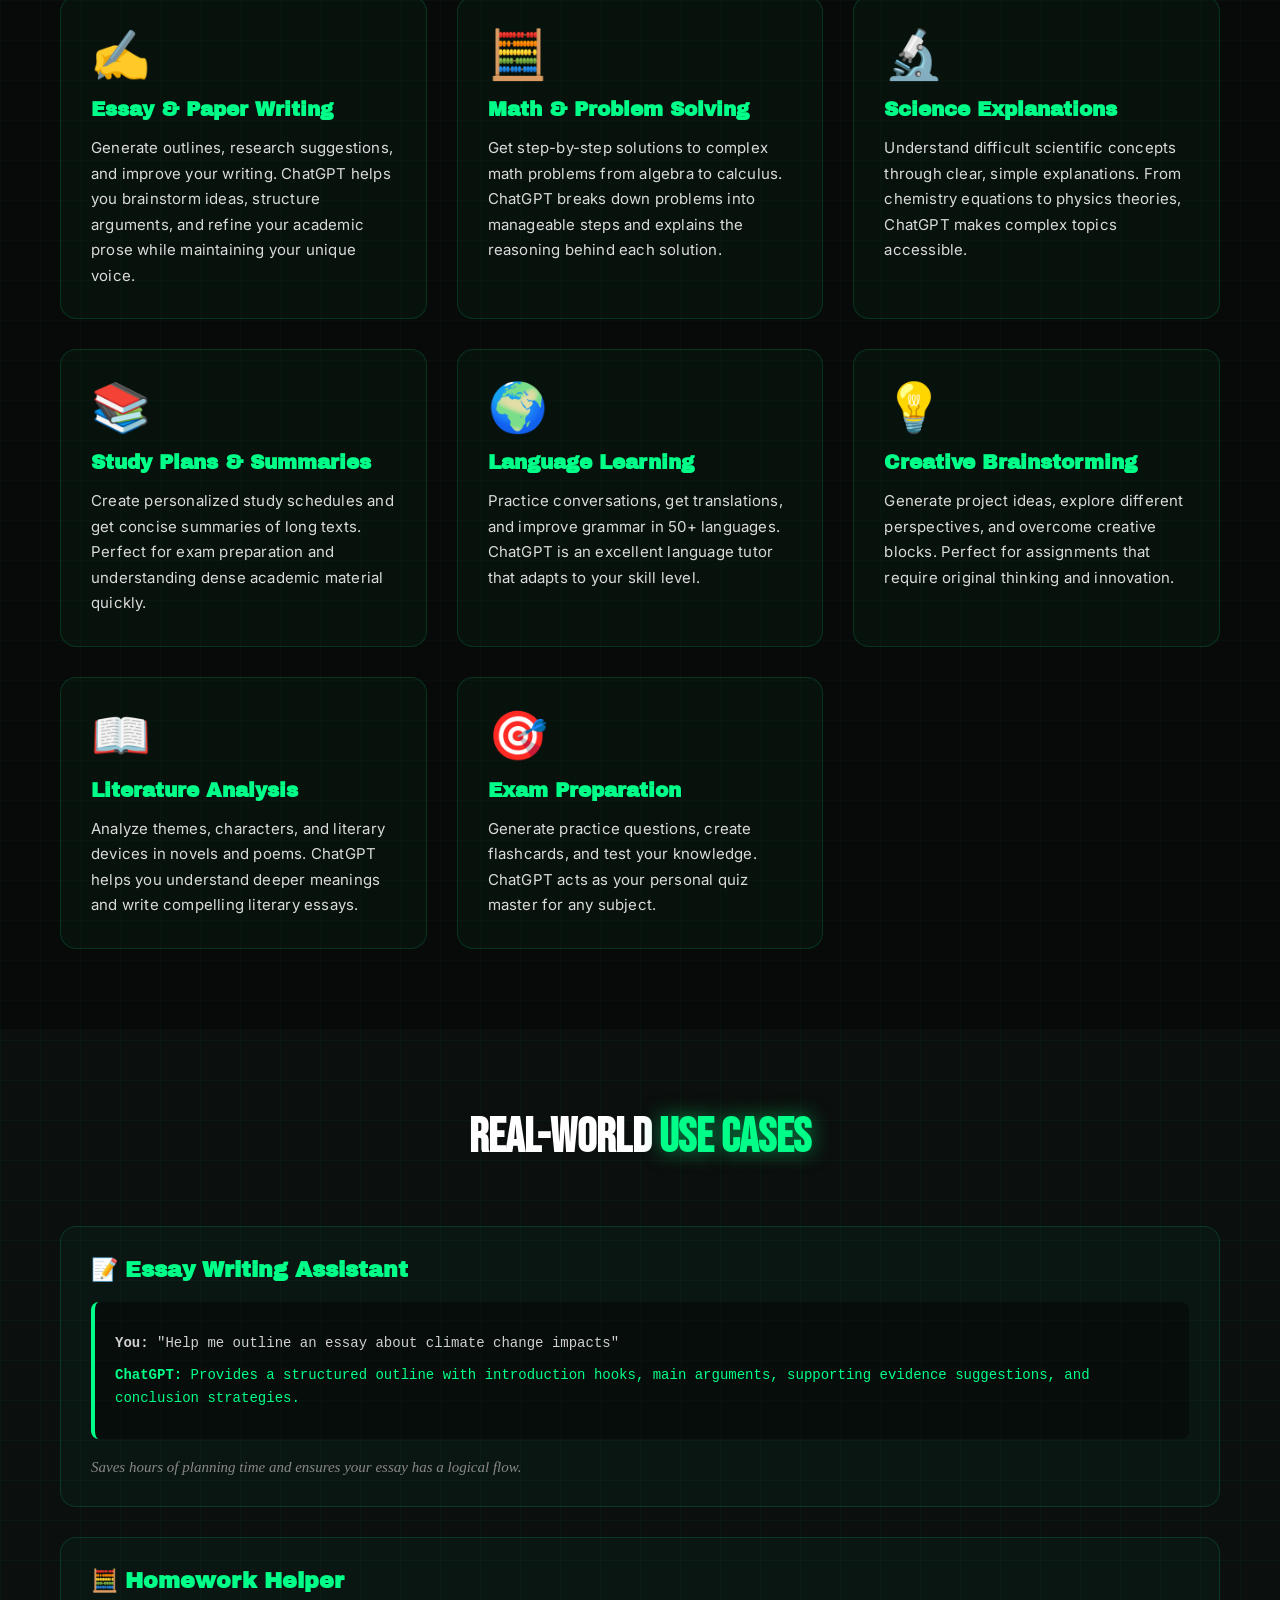
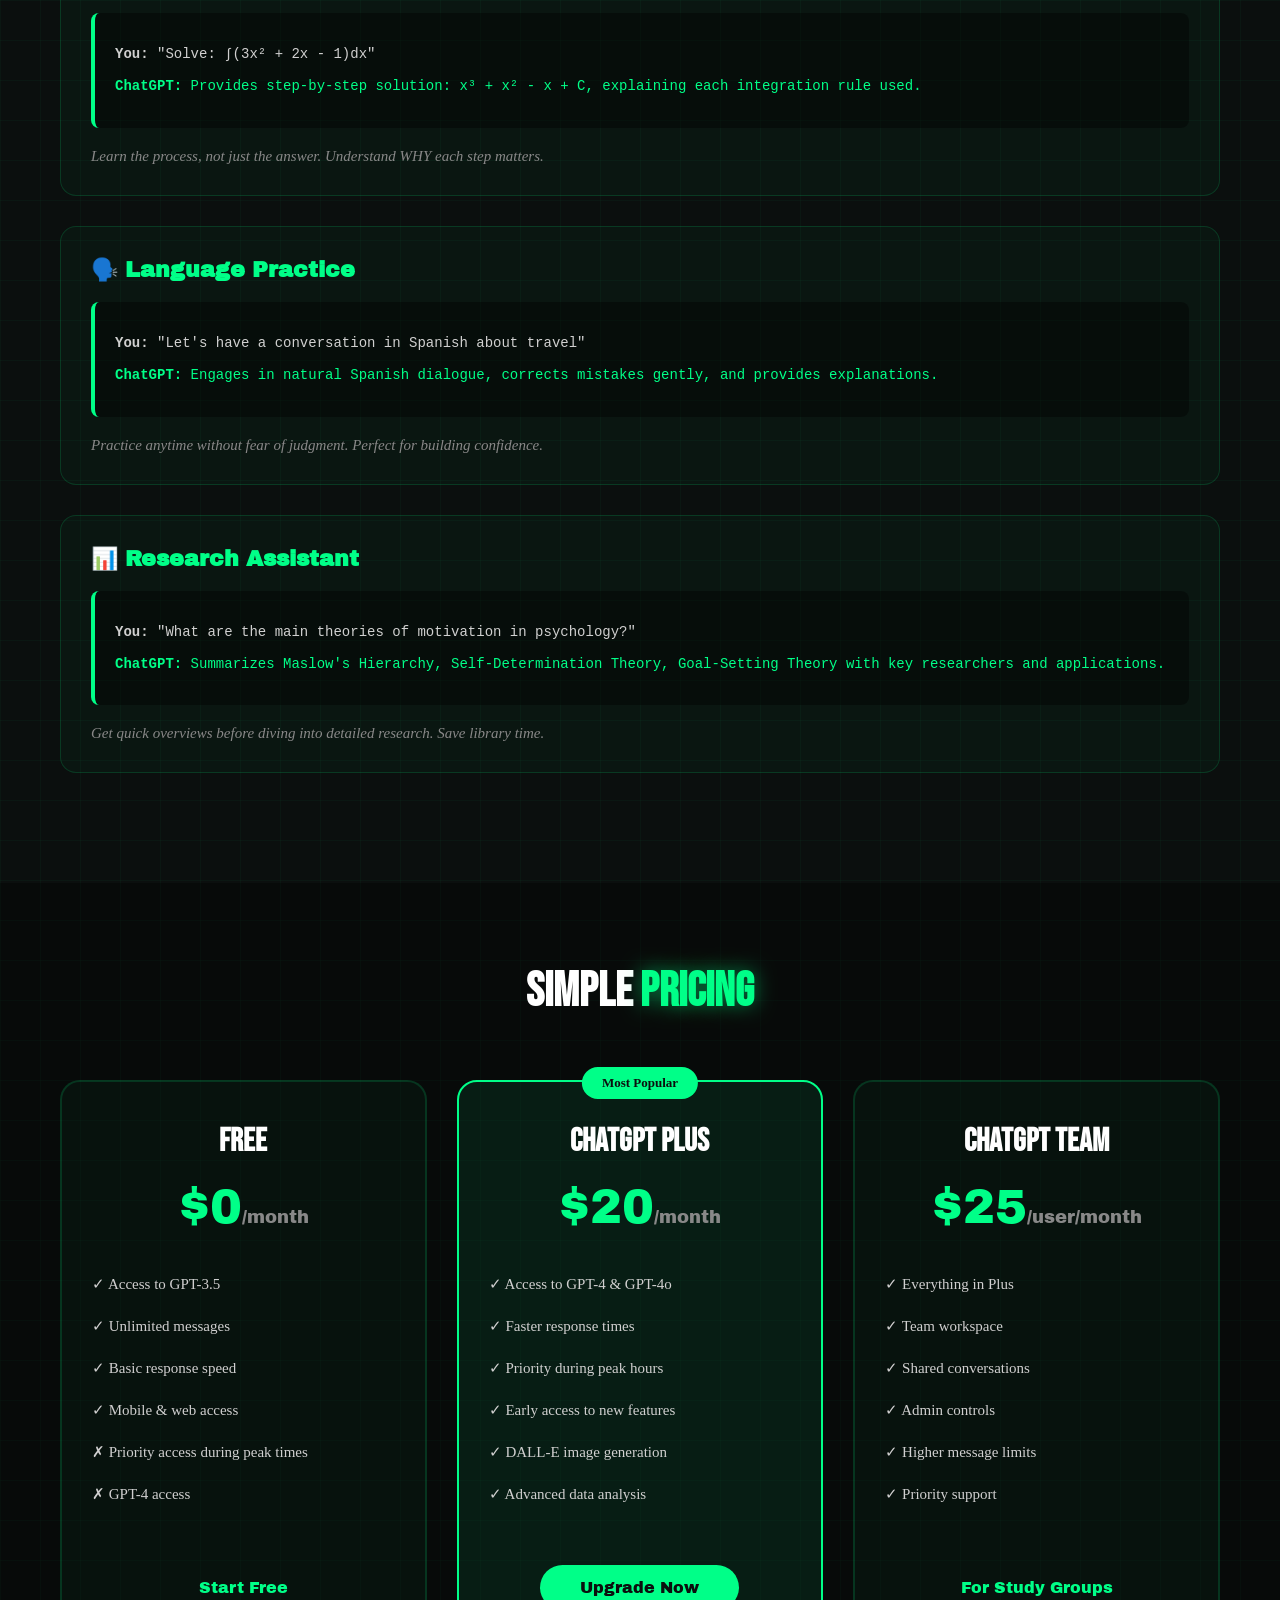
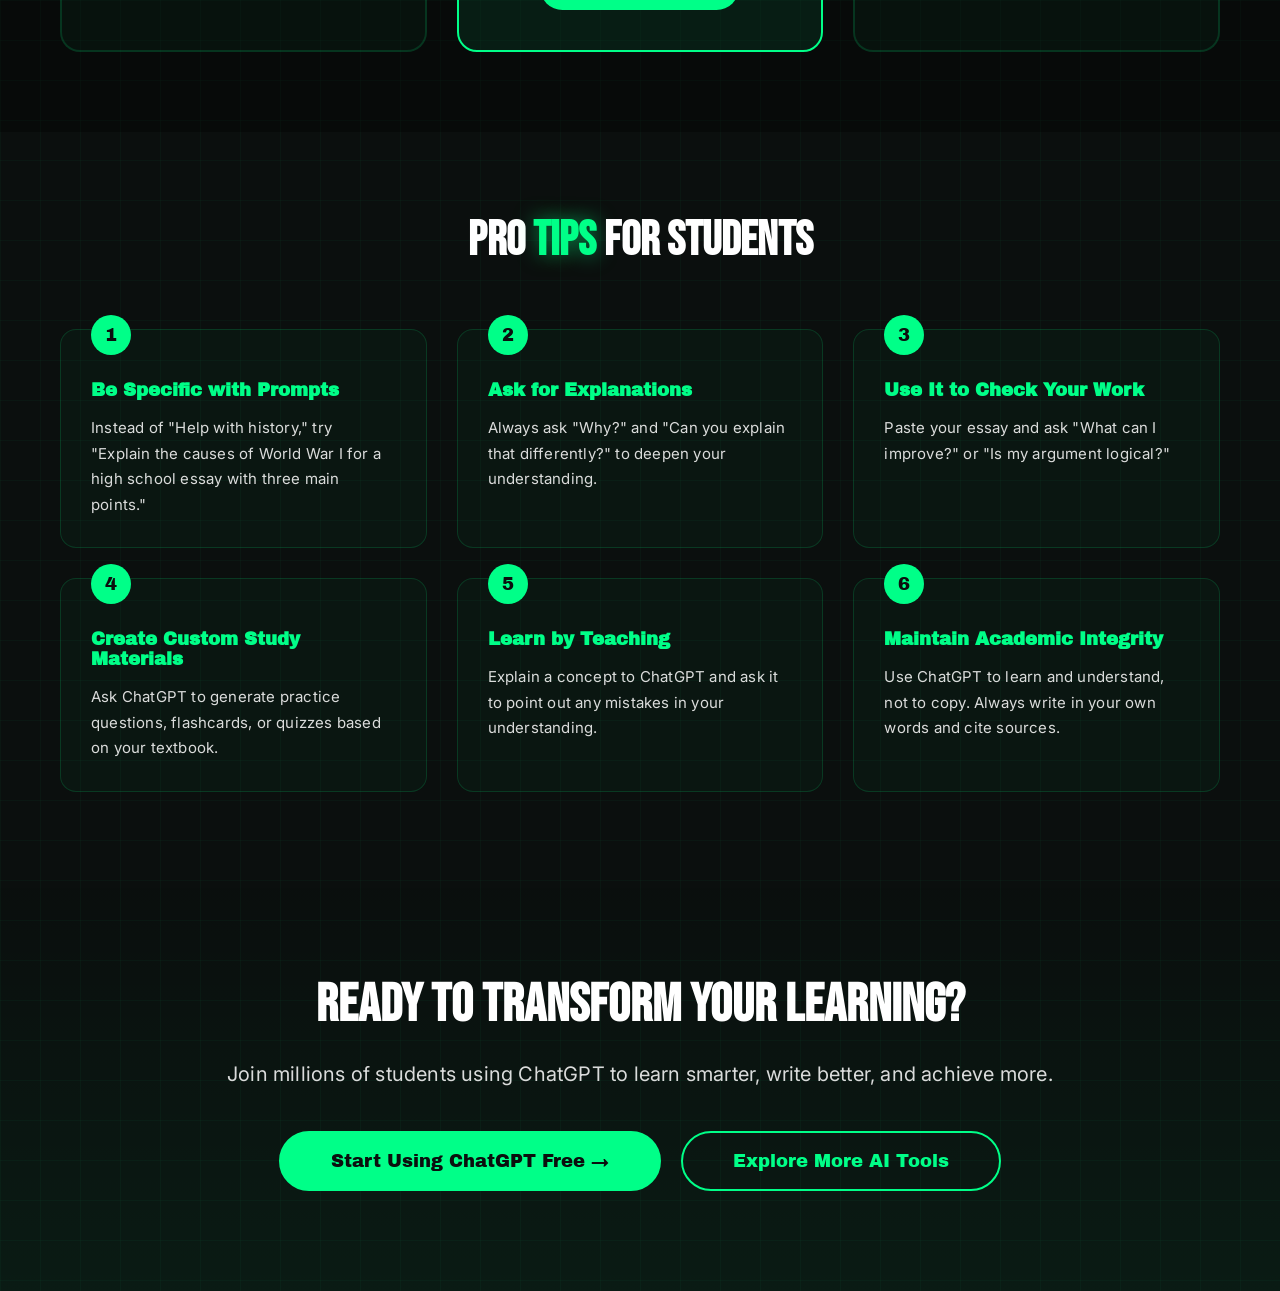
<file: tools/chatgpt.html>
<!DOCTYPE html>
<html lang="en">
<head>
    <meta charset="UTF-8">
    <meta name="viewport" content="width=device-width, initial-scale=1.0">
    <link rel="icon" type="image/svg+xml" href="../favicon.svg">
    <link rel="stylesheet" href="../style.css">
    <link rel="preconnect" href="https://fonts.googleapis.com">
    <link rel="preconnect" href="https://fonts.gstatic.com" crossorigin>
    <link href="https://fonts.googleapis.com/css2?family=Archivo+Black&display=swap" rel="stylesheet">
    <link href="https://fonts.googleapis.com/css2?family=Bebas+Neue&display=swap" rel="stylesheet">    <link href="https://fonts.googleapis.com/css2?family=Inter:wght@400;500;600&display=swap" rel="stylesheet">    <title>ChatGPT - AI for Students - ISO</title>
</head>
<body class="loading">
    <!-- Preloader -->
    <div class="preloader">
        <div class="terminal">
            <div class="terminal-header">
                <div class="terminal-dots">
                    <span class="dot dot-red"></span>
                    <span class="dot dot-yellow"></span>
                    <span class="dot dot-green"></span>
                </div>
                <span class="terminal-title">terminal</span>
                <div class="terminal-spacer"></div>
            </div>
            <div class="terminal-body">
                <div class="terminal-output" id="terminalOutput"></div>
            </div>
        </div>
    </div>

    <!-- Contact Modal -->
    <div class="contact-modal" id="contactModal">
        <div class="modal-overlay"></div>
        <div class="modal-content">
            <button class="modal-close" id="closeModal">&times;</button>
            <h2>Get in Touch</h2>
            <form class="contact-form" id="contactForm">
                <div class="form-group">
                    <input type="text" id="nameInput" placeholder="Name">
                    <span class="error-message" id="nameError"></span>
                </div>
                <div class="form-group">
                    <input type="tel" id="phoneInput" placeholder="Phone">
                    <span class="error-message" id="phoneError"></span>
                </div>
                <div class="form-group">
                    <select id="reasonSelect">
                        <option value="" disabled selected>What would you like to book?</option>
                        <option value="consultation">Consultation</option>
                        <option value="demo">Demo</option>
                        <option value="partnership">Partnership</option>
                        <option value="other">Other</option>
                    </select>
                    <span class="error-message" id="reasonError"></span>
                </div>
                <div class="form-group hidden" id="otherReasonGroup">
                    <input type="text" id="otherReasonInput" placeholder="Please specify...">
                </div>
                <button type="submit" class="submit-btn">Send</button>
            </form>
        </div>
    </div>

    <!-- Scroll Progress Bar -->
    <div class="scroll-progress"></div>

    <header class="site-header page-header">
        <div class="container_header">
            <a href="../index.html" class="header__logo" aria-label="Home">
                <div class="logo-wrapper">
                    <span class="logo-symbol">&lt;/&gt;</span>
                    <span class="logo-text">ISO</span>
                </div>
            </a>

            <!-- Burger Menu Button -->
            <button class="burger-menu" id="burgerMenu">
                <span></span>
                <span></span>
                <span></span>
            </button>

            <nav class="header__nav" id="mainNav">
                <a href="../index.html">Home</a>
                <a href="../index.html#what-is-ai">What is AI</a>
                <a href="../ai-coding.html">AI for Coding</a>
                <a href="../ai-students.html">AI for Students</a>
            </nav>

            <div class="header__right">
                <!-- Language Switcher -->
                <div class="language-switcher">
                    <button class="lang-btn active" data-lang="en">EN</button>
                    <span class="lang-divider">/</span>
                    <button class="lang-btn" data-lang="ru">RU</button>
                </div>

                <a href="#" class="btn" id="contactBtn">Contacts</a>
            </div>
        </div>
    </header>

    <main class="page-content">
        <!-- Tool Hero Section -->
        <section class="tool-hero">
            <div class="container">
                <div class="tool-hero-content">
                    <div class="tool-icon">
                        <img src="../image_logos/ChatGPT-Logo.svg.png" alt="ChatGPT" style="width: 100%; height: 100%; object-fit: contain;">
                    </div>
                    <h1 class="tool-title">Chat<span class="highlight">GPT</span></h1>
                    <p class="tool-tagline">Your Ultimate AI Study Companion</p>
                    <div class="tool-badges">
                        <span class="badge-premium">Most Popular</span>
                        <span class="badge-category">AI Assistant</span>
                        <span class="badge-rating">⭐ 4.9/5</span>
                    </div>
                    <div class="tool-cta-buttons">
                        <a href="https://chat.openai.com" target="_blank" class="cta-primary">Try ChatGPT Free →</a>
                        <a href="#features" class="cta-secondary">Learn More ↓</a>
                    </div>
                </div>
            </div>
        </section>

        <!-- Overview Section -->
        <section class="tool-overview">
            <div class="container">
                <div class="overview-grid">
                    <div class="overview-main">
                        <h2>What is <span class="highlight">ChatGPT</span>?</h2>
                        <p class="lead-text">ChatGPT is OpenAI's revolutionary conversational AI that has transformed how students learn, write, and solve problems. With over 100 million users worldwide, it's the most powerful and accessible AI assistant for education.</p>
                        
                        <p>Whether you're struggling with complex calculus problems, need help drafting an essay, or want to understand quantum physics in simple terms, ChatGPT is available 24/7 to assist you. It's like having a patient, knowledgeable tutor who never gets tired and can explain anything in a way you understand.</p>

                        <div class="key-stats">
                            <div class="stat-item">
                                <div class="stat-number">100M+</div>
                                <div class="stat-label">Active Users</div>
                            </div>
                            <div class="stat-item">
                                <div class="stat-number">24/7</div>
                                <div class="stat-label">Availability</div>
                            </div>
                            <div class="stat-item">
                                <div class="stat-number">50+</div>
                                <div class="stat-label">Languages</div>
                            </div>
                            <div class="stat-item">
                                <div class="stat-number">Free</div>
                                <div class="stat-label">Basic Plan</div>
                            </div>
                        </div>
                    </div>
                    
                    <div class="overview-sidebar">
                        <div class="info-card">
                            <h3>Quick Info</h3>
                            <ul class="info-list">
                                <li><strong>Developer:</strong> OpenAI</li>
                                <li><strong>Launch Date:</strong> November 2022</li>
                                <li><strong>Model:</strong> GPT-4 (Premium)</li>
                                <li><strong>Free Version:</strong> Yes (GPT-3.5)</li>
                                <li><strong>Premium:</strong> $20/month</li>
                                <li><strong>Best For:</strong> Writing, Research, Problem-Solving</li>
                            </ul>
                        </div>
                    </div>
                </div>
            </div>
        </section>

        <!-- Features Section -->
        <section id="features" class="features-section">
            <div class="container">
                <h2 class="section-title-center">Powerful Features for <span class="highlight">Students</span></h2>
                
                <div class="features-grid">
                    <div class="feature-box">
                        <div class="feature-icon">✍️</div>
                        <h3>Essay & Paper Writing</h3>
                        <p>Generate outlines, research suggestions, and improve your writing. ChatGPT helps you brainstorm ideas, structure arguments, and refine your academic prose while maintaining your unique voice.</p>
                    </div>

                    <div class="feature-box">
                        <div class="feature-icon">🧮</div>
                        <h3>Math & Problem Solving</h3>
                        <p>Get step-by-step solutions to complex math problems from algebra to calculus. ChatGPT breaks down problems into manageable steps and explains the reasoning behind each solution.</p>
                    </div>

                    <div class="feature-box">
                        <div class="feature-icon">🔬</div>
                        <h3>Science Explanations</h3>
                        <p>Understand difficult scientific concepts through clear, simple explanations. From chemistry equations to physics theories, ChatGPT makes complex topics accessible.</p>
                    </div>

                    <div class="feature-box">
                        <div class="feature-icon">📚</div>
                        <h3>Study Plans & Summaries</h3>
                        <p>Create personalized study schedules and get concise summaries of long texts. Perfect for exam preparation and understanding dense academic material quickly.</p>
                    </div>

                    <div class="feature-box">
                        <div class="feature-icon">🌍</div>
                        <h3>Language Learning</h3>
                        <p>Practice conversations, get translations, and improve grammar in 50+ languages. ChatGPT is an excellent language tutor that adapts to your skill level.</p>
                    </div>

                    <div class="feature-box">
                        <div class="feature-icon">💡</div>
                        <h3>Creative Brainstorming</h3>
                        <p>Generate project ideas, explore different perspectives, and overcome creative blocks. Perfect for assignments that require original thinking and innovation.</p>
                    </div>

                    <div class="feature-box">
                        <div class="feature-icon">📖</div>
                        <h3>Literature Analysis</h3>
                        <p>Analyze themes, characters, and literary devices in novels and poems. ChatGPT helps you understand deeper meanings and write compelling literary essays.</p>
                    </div>

                    <div class="feature-box">
                        <div class="feature-icon">🎯</div>
                        <h3>Exam Preparation</h3>
                        <p>Generate practice questions, create flashcards, and test your knowledge. ChatGPT acts as your personal quiz master for any subject.</p>
                    </div>
                </div>
            </div>
        </section>

        <!-- Use Cases Section -->
        <section class="use-cases-section">
            <div class="container">
                <h2 class="section-title-center">Real-World <span class="highlight">Use Cases</span></h2>
                
                <div class="use-case-tabs">
                    <div class="use-case-card">
                        <h3>📝 Essay Writing Assistant</h3>
                        <div class="example-box">
                            <p class="example-prompt"><strong>You:</strong> "Help me outline an essay about climate change impacts"</p>
                            <p class="example-response"><strong>ChatGPT:</strong> Provides a structured outline with introduction hooks, main arguments, supporting evidence suggestions, and conclusion strategies.</p>
                        </div>
                        <p class="use-case-benefit">Saves hours of planning time and ensures your essay has a logical flow.</p>
                    </div>

                    <div class="use-case-card">
                        <h3>🧮 Homework Helper</h3>
                        <div class="example-box">
                            <p class="example-prompt"><strong>You:</strong> "Solve: ∫(3x² + 2x - 1)dx"</p>
                            <p class="example-response"><strong>ChatGPT:</strong> Provides step-by-step solution: x³ + x² - x + C, explaining each integration rule used.</p>
                        </div>
                        <p class="use-case-benefit">Learn the process, not just the answer. Understand WHY each step matters.</p>
                    </div>

                    <div class="use-case-card">
                        <h3>🗣️ Language Practice</h3>
                        <div class="example-box">
                            <p class="example-prompt"><strong>You:</strong> "Let's have a conversation in Spanish about travel"</p>
                            <p class="example-response"><strong>ChatGPT:</strong> Engages in natural Spanish dialogue, corrects mistakes gently, and provides explanations.</p>
                        </div>
                        <p class="use-case-benefit">Practice anytime without fear of judgment. Perfect for building confidence.</p>
                    </div>

                    <div class="use-case-card">
                        <h3>📊 Research Assistant</h3>
                        <div class="example-box">
                            <p class="example-prompt"><strong>You:</strong> "What are the main theories of motivation in psychology?"</p>
                            <p class="example-response"><strong>ChatGPT:</strong> Summarizes Maslow's Hierarchy, Self-Determination Theory, Goal-Setting Theory with key researchers and applications.</p>
                        </div>
                        <p class="use-case-benefit">Get quick overviews before diving into detailed research. Save library time.</p>
                    </div>
                </div>
            </div>
        </section>

        <!-- Pricing Section -->
        <section class="pricing-section">
            <div class="container">
                <h2 class="section-title-center">Simple <span class="highlight">Pricing</span></h2>
                
                <div class="pricing-grid">
                    <div class="pricing-card">
                        <h3>Free</h3>
                        <div class="price">$0<span>/month</span></div>
                        <ul class="pricing-features">
                            <li>✓ Access to GPT-3.5</li>
                            <li>✓ Unlimited messages</li>
                            <li>✓ Basic response speed</li>
                            <li>✓ Mobile & web access</li>
                            <li>✗ Priority access during peak times</li>
                            <li>✗ GPT-4 access</li>
                        </ul>
                        <a href="https://chat.openai.com" target="_blank" class="pricing-btn">Start Free</a>
                    </div>

                    <div class="pricing-card featured-plan">
                        <div class="popular-badge">Most Popular</div>
                        <h3>ChatGPT Plus</h3>
                        <div class="price">$20<span>/month</span></div>
                        <ul class="pricing-features">
                            <li>✓ Access to GPT-4 &amp; GPT-4o</li>
                            <li>✓ Faster response times</li>
                            <li>✓ Priority during peak hours</li>
                            <li>✓ Early access to new features</li>
                            <li>✓ DALL-E image generation</li>
                            <li>✓ Advanced data analysis</li>
                        </ul>
                        <a href="https://chat.openai.com/auth/login" target="_blank" class="pricing-btn primary">Upgrade Now</a>
                    </div>

                    <div class="pricing-card">
                        <h3>ChatGPT Team</h3>
                        <div class="price">$25<span>/user/month</span></div>
                        <ul class="pricing-features">
                            <li>✓ Everything in Plus</li>
                            <li>✓ Team workspace</li>
                            <li>✓ Shared conversations</li>
                            <li>✓ Admin controls</li>
                            <li>✓ Higher message limits</li>
                            <li>✓ Priority support</li>
                        </ul>
                        <a href="https://openai.com/chatgpt/team" target="_blank" class="pricing-btn">For Study Groups</a>
                    </div>
                </div>
            </div>
        </section>

        <!-- Tips Section -->
        <section class="tips-section">
            <div class="container">
                <h2 class="section-title-center">Pro <span class="highlight">Tips</span> for Students</h2>
                
                <div class="tips-grid">
                    <div class="tip-card">
                        <div class="tip-number">1</div>
                        <h3>Be Specific with Prompts</h3>
                        <p>Instead of "Help with history," try "Explain the causes of World War I for a high school essay with three main points."</p>
                    </div>

                    <div class="tip-card">
                        <div class="tip-number">2</div>
                        <h3>Ask for Explanations</h3>
                        <p>Always ask "Why?" and "Can you explain that differently?" to deepen your understanding.</p>
                    </div>

                    <div class="tip-card">
                        <div class="tip-number">3</div>
                        <h3>Use It to Check Your Work</h3>
                        <p>Paste your essay and ask "What can I improve?" or "Is my argument logical?"</p>
                    </div>

                    <div class="tip-card">
                        <div class="tip-number">4</div>
                        <h3>Create Custom Study Materials</h3>
                        <p>Ask ChatGPT to generate practice questions, flashcards, or quizzes based on your textbook.</p>
                    </div>

                    <div class="tip-card">
                        <div class="tip-number">5</div>
                        <h3>Learn by Teaching</h3>
                        <p>Explain a concept to ChatGPT and ask it to point out any mistakes in your understanding.</p>
                    </div>

                    <div class="tip-card">
                        <div class="tip-number">6</div>
                        <h3>Maintain Academic Integrity</h3>
                        <p>Use ChatGPT to learn and understand, not to copy. Always write in your own words and cite sources.</p>
                    </div>
                </div>
            </div>
        </section>

        <!-- CTA Section -->
        <section class="final-cta-section">
            <div class="container">
                <div class="final-cta-content">
                    <h2>Ready to Transform Your Learning?</h2>
                    <p>Join millions of students using ChatGPT to learn smarter, write better, and achieve more.</p>
                    <div class="cta-buttons-group">
                        <a href="https://chat.openai.com" target="_blank" class="cta-btn-large primary">Start Using ChatGPT Free →</a>
                        <a href="../ai-students.html" class="cta-btn-large">Explore More AI Tools</a>
                    </div>
                </div>
            </div>
        </section>
    </main>

    <script src="../preloader.js"></script>
    <script src="../script.js"></script>
    <script src="translation.js"></script>
</body>
</html>
</file>
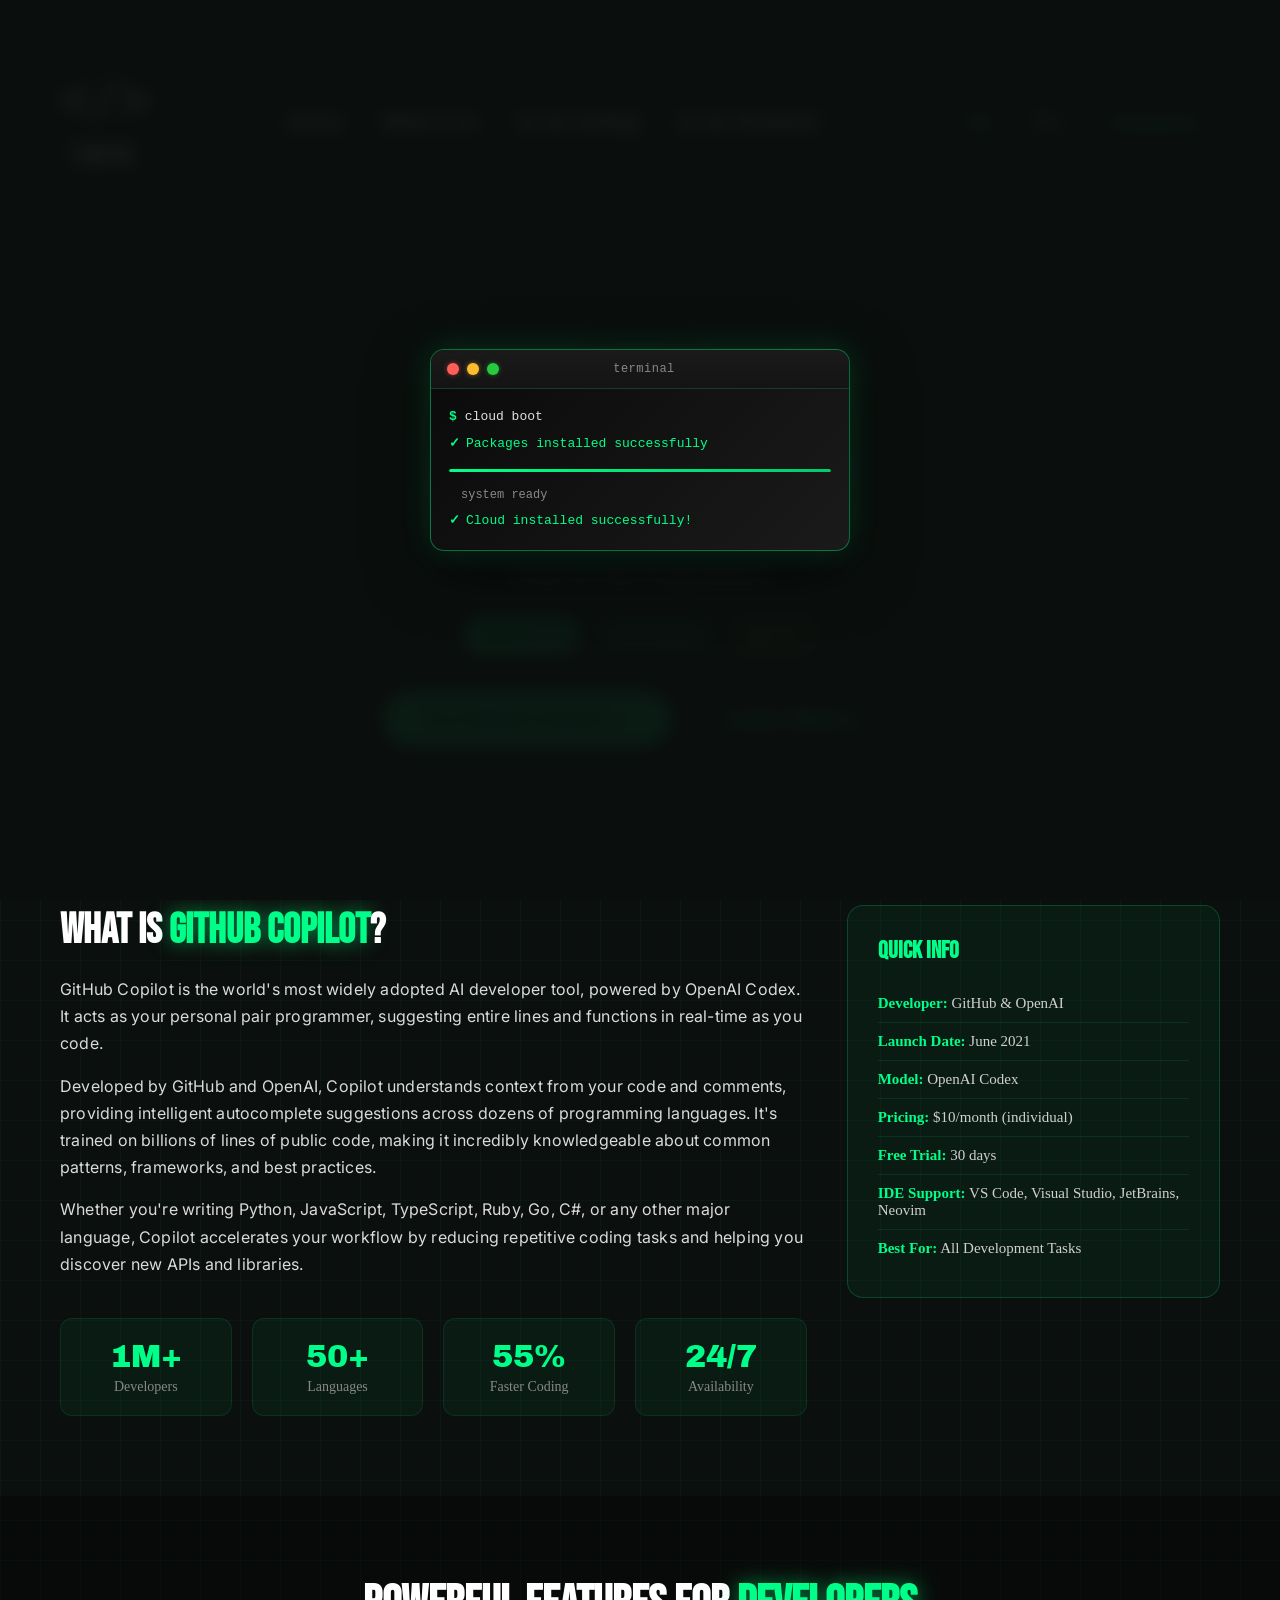
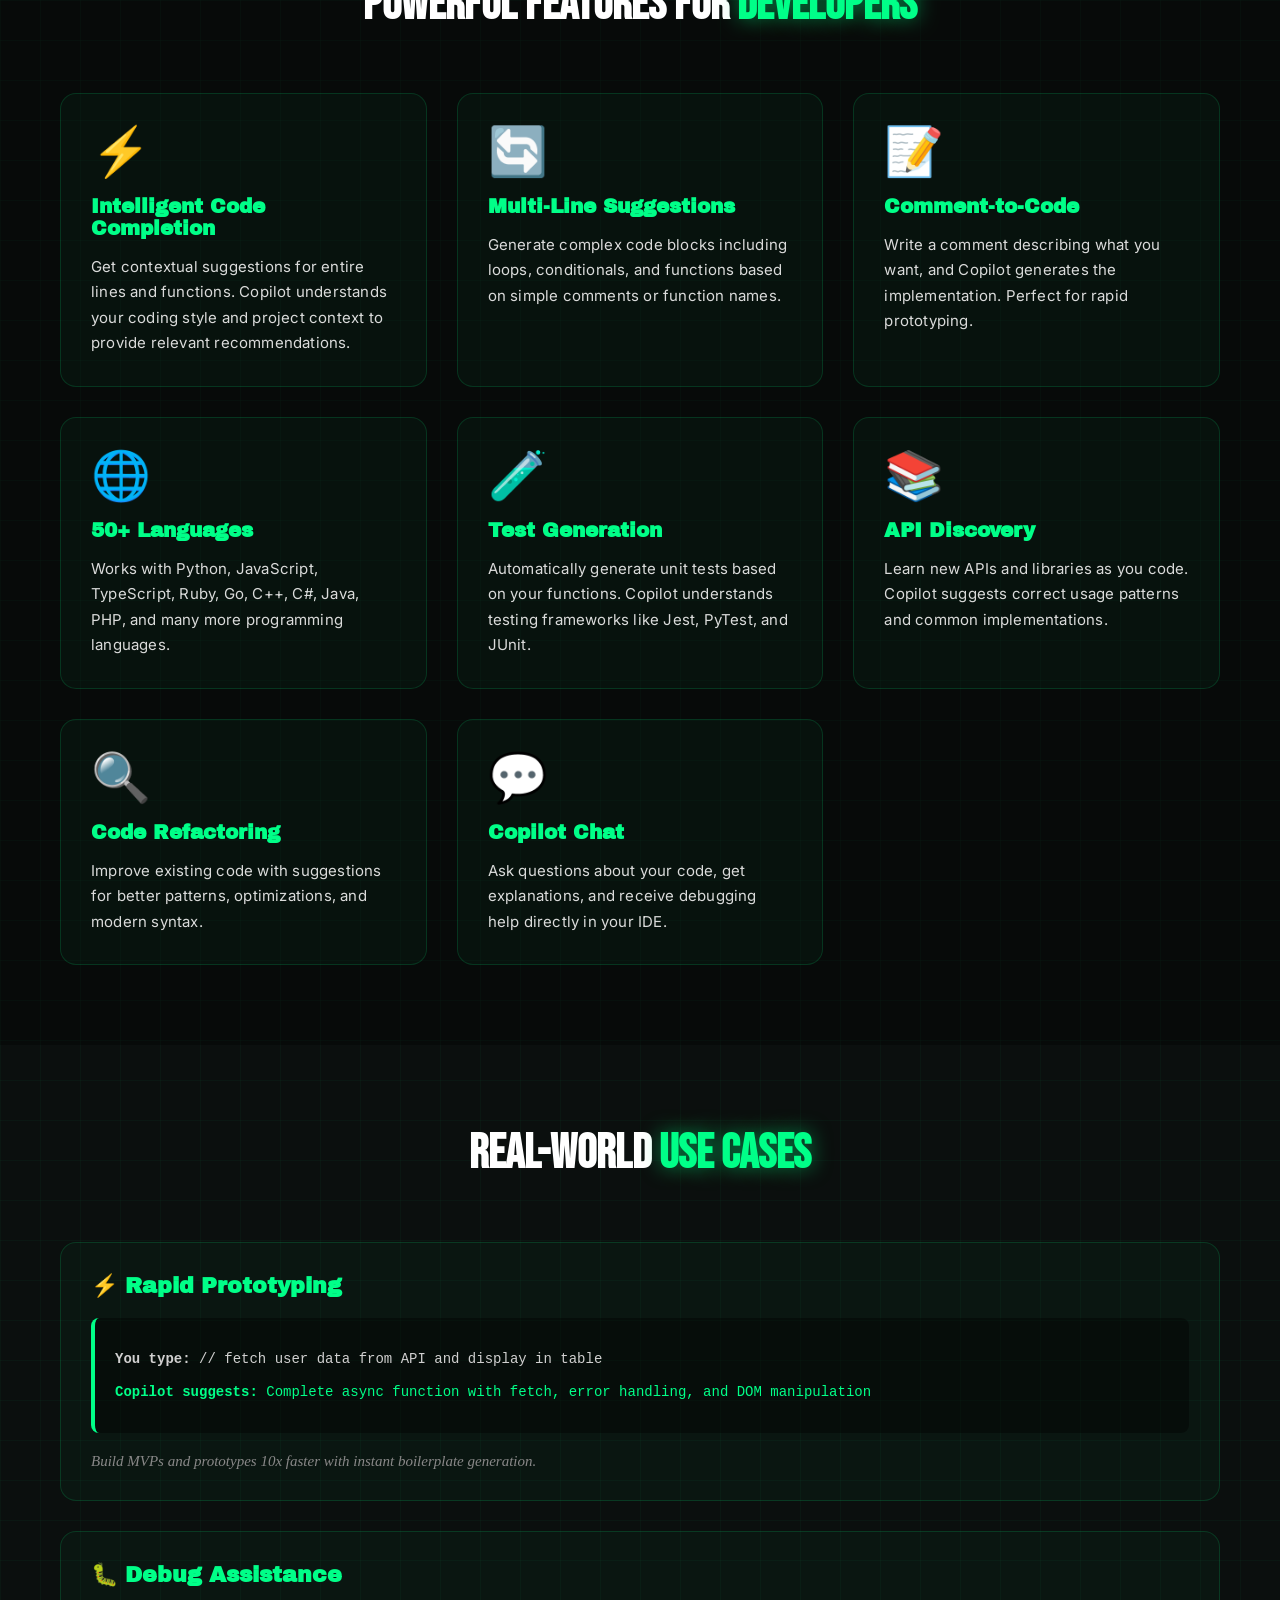
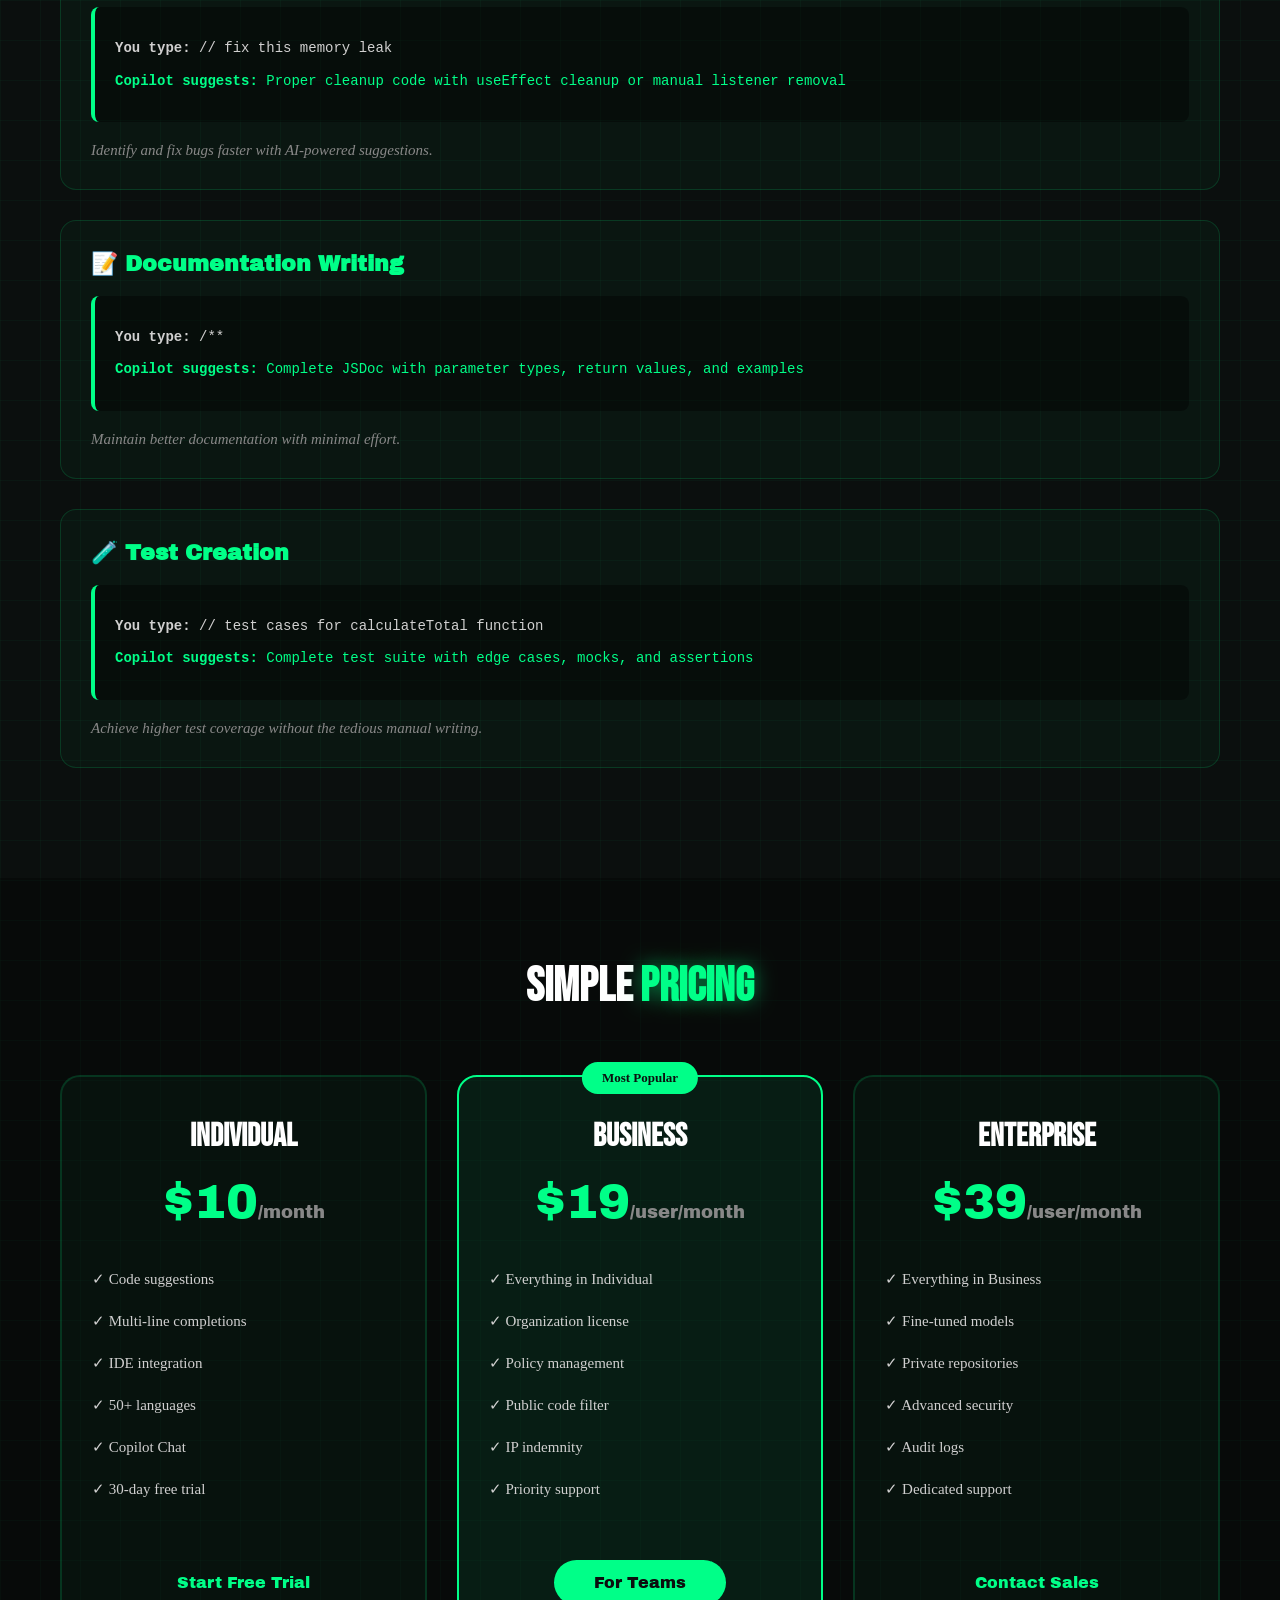
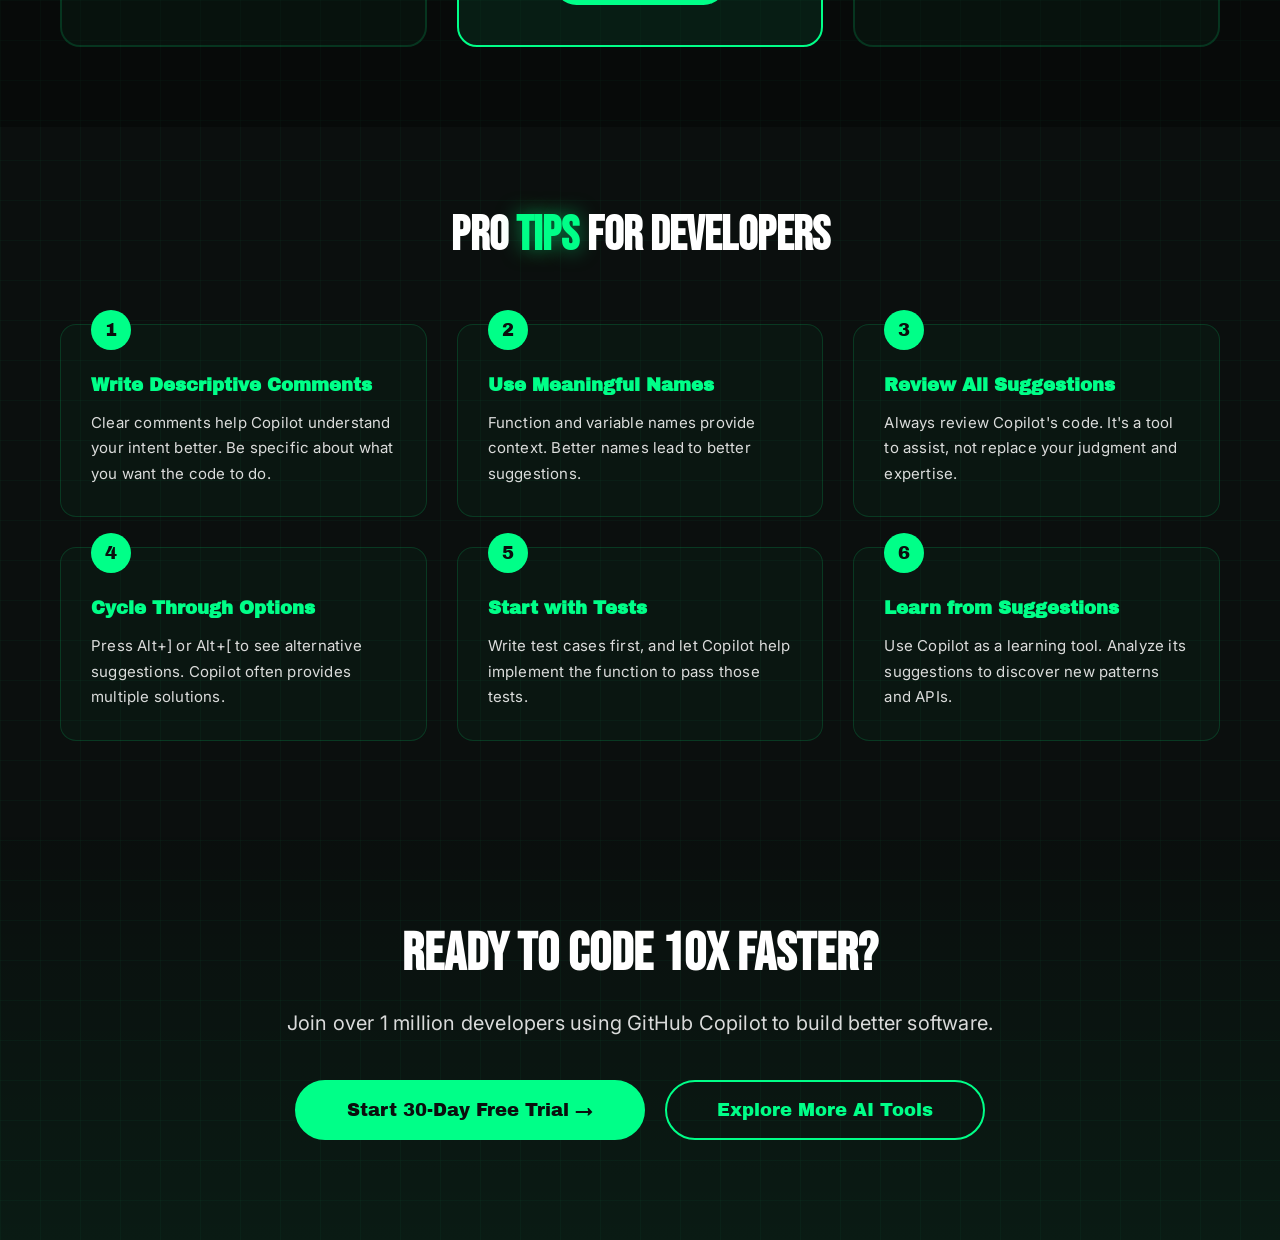
<file: tools/github-copilot.html>
<!DOCTYPE html>
<html lang="en">
<head>
    <meta charset="UTF-8">
    <meta name="viewport" content="width=device-width, initial-scale=1.0">
    <link rel="icon" type="image/svg+xml" href="../favicon.svg">
    <link rel="stylesheet" href="../style.css">
    <link rel="preconnect" href="https://fonts.googleapis.com">
    <link rel="preconnect" href="https://fonts.gstatic.com" crossorigin>
    <link href="https://fonts.googleapis.com/css2?family=Archivo+Black&display=swap" rel="stylesheet">
    <link href="https://fonts.googleapis.com/css2?family=Bebas+Neue&display=swap" rel="stylesheet">    <link href="https://fonts.googleapis.com/css2?family=Inter:wght@400;500;600&display=swap" rel="stylesheet">    <title>GitHub Copilot - AI for Coding - ISO</title>
</head>
<body class="loading">
    <!-- Preloader -->
    <div class="preloader">
        <div class="terminal">
            <div class="terminal-header">
                <div class="terminal-dots">
                    <span class="dot dot-red"></span>
                    <span class="dot dot-yellow"></span>
                    <span class="dot dot-green"></span>
                </div>
                <span class="terminal-title">terminal</span>
                <div class="terminal-spacer"></div>
            </div>
            <div class="terminal-body">
                <div class="terminal-output" id="terminalOutput"></div>
            </div>
        </div>
    </div>

    <!-- Contact Modal -->
    <div class="contact-modal" id="contactModal">
        <div class="modal-overlay"></div>
        <div class="modal-content">
            <button class="modal-close" id="closeModal">&times;</button>
            <h2>Get in Touch</h2>
            <form class="contact-form" id="contactForm">
                <div class="form-group">
                    <input type="text" id="nameInput" placeholder="Name">
                    <span class="error-message" id="nameError"></span>
                </div>
                <div class="form-group">
                    <input type="tel" id="phoneInput" placeholder="Phone">
                    <span class="error-message" id="phoneError"></span>
                </div>
                <div class="form-group">
                    <select id="reasonSelect">
                        <option value="" disabled selected>What would you like to book?</option>
                        <option value="consultation">Consultation</option>
                        <option value="demo">Demo</option>
                        <option value="partnership">Partnership</option>
                        <option value="other">Other</option>
                    </select>
                    <span class="error-message" id="reasonError"></span>
                </div>
                <div class="form-group hidden" id="otherReasonGroup">
                    <input type="text" id="otherReasonInput" placeholder="Please specify...">
                </div>
                <button type="submit" class="submit-btn">Send</button>
            </form>
        </div>
    </div>

    <!-- Scroll Progress Bar -->
    <div class="scroll-progress"></div>

    <header class="site-header page-header">
        <div class="container_header">
            <a href="../index.html" class="header__logo" aria-label="Home">
                <div class="logo-wrapper">
                    <span class="logo-symbol">&lt;/&gt;</span>
                    <span class="logo-text">ISO</span>
                </div>
            </a>

            <button class="burger-menu" id="burgerMenu">
                <span></span>
                <span></span>
                <span></span>
            </button>

            <nav class="header__nav" id="mainNav">
                <a href="../index.html">Home</a>
                <a href="../index.html#what-is-ai">What is AI</a>
                <a href="../ai-coding.html">AI for Coding</a>
                <a href="../ai-students.html">AI for Students</a>
            </nav>

            <div class="header__right">
                <div class="language-switcher">
                    <button class="lang-btn active" data-lang="en">EN</button>
                    <span class="lang-divider">/</span>
                    <button class="lang-btn" data-lang="ru">RU</button>
                </div>

                <a href="#" class="btn" id="contactBtn">Contacts</a>
            </div>
        </div>
    </header>

    <main class="page-content">
        <!-- Tool Hero Section -->
        <section class="tool-hero">
            <div class="container">
                <div class="tool-hero-content">
                    <div class="tool-icon">
                        <img src="../image_logos/github.svg" alt="GitHub Copilot" style="width: 100%; height: 100%; object-fit: contain;">
                    </div>
                    <h1 class="tool-title">GitHub <span class="highlight">Copilot</span></h1>
                    <p class="tool-tagline">Your AI Pair Programmer</p>
                    <div class="tool-badges">
                        <span class="badge-premium">Most Popular</span>
                        <span class="badge-category">Code Assistant</span>
                        <span class="badge-rating">⭐ 4.8/5</span>
                    </div>
                    <div class="tool-cta-buttons">
                        <a href="https://github.com/features/copilot" target="_blank" class="cta-primary">Try GitHub Copilot →</a>
                        <a href="#features" class="cta-secondary">Learn More ↓</a>
                    </div>
                </div>
            </div>
        </section>

        <!-- Overview Section -->
        <section class="tool-overview">
            <div class="container">
                <div class="overview-grid">
                    <div class="overview-main">
                        <h2>What is <span class="highlight">GitHub Copilot</span>?</h2>
                        <p class="lead-text">GitHub Copilot is the world's most widely adopted AI developer tool, powered by OpenAI Codex. It acts as your personal pair programmer, suggesting entire lines and functions in real-time as you code.</p>
                        
                        <p>Developed by GitHub and OpenAI, Copilot understands context from your code and comments, providing intelligent autocomplete suggestions across dozens of programming languages. It's trained on billions of lines of public code, making it incredibly knowledgeable about common patterns, frameworks, and best practices.</p>

                        <p>Whether you're writing Python, JavaScript, TypeScript, Ruby, Go, C#, or any other major language, Copilot accelerates your workflow by reducing repetitive coding tasks and helping you discover new APIs and libraries.</p>

                        <div class="key-stats">
                            <div class="stat-item">
                                <div class="stat-number">1M+</div>
                                <div class="stat-label">Developers</div>
                            </div>
                            <div class="stat-item">
                                <div class="stat-number">50+</div>
                                <div class="stat-label">Languages</div>
                            </div>
                            <div class="stat-item">
                                <div class="stat-number">55%</div>
                                <div class="stat-label">Faster Coding</div>
                            </div>
                            <div class="stat-item">
                                <div class="stat-number">24/7</div>
                                <div class="stat-label">Availability</div>
                            </div>
                        </div>
                    </div>
                    
                    <div class="overview-sidebar">
                        <div class="info-card">
                            <h3>Quick Info</h3>
                            <ul class="info-list">
                                <li><strong>Developer:</strong> GitHub & OpenAI</li>
                                <li><strong>Launch Date:</strong> June 2021</li>
                                <li><strong>Model:</strong> OpenAI Codex</li>
                                <li><strong>Pricing:</strong> $10/month (individual)</li>
                                <li><strong>Free Trial:</strong> 30 days</li>
                                <li><strong>IDE Support:</strong> VS Code, Visual Studio, JetBrains, Neovim</li>
                                <li><strong>Best For:</strong> All Development Tasks</li>
                            </ul>
                        </div>
                    </div>
                </div>
            </div>
        </section>

        <!-- Features Section -->
        <section id="features" class="features-section">
            <div class="container">
                <h2 class="section-title-center">Powerful Features for <span class="highlight">Developers</span></h2>
                
                <div class="features-grid">
                    <div class="feature-box">
                        <div class="feature-icon">⚡</div>
                        <h3>Intelligent Code Completion</h3>
                        <p>Get contextual suggestions for entire lines and functions. Copilot understands your coding style and project context to provide relevant recommendations.</p>
                    </div>

                    <div class="feature-box">
                        <div class="feature-icon">🔄</div>
                        <h3>Multi-Line Suggestions</h3>
                        <p>Generate complex code blocks including loops, conditionals, and functions based on simple comments or function names.</p>
                    </div>

                    <div class="feature-box">
                        <div class="feature-icon">📝</div>
                        <h3>Comment-to-Code</h3>
                        <p>Write a comment describing what you want, and Copilot generates the implementation. Perfect for rapid prototyping.</p>
                    </div>

                    <div class="feature-box">
                        <div class="feature-icon">🌐</div>
                        <h3>50+ Languages</h3>
                        <p>Works with Python, JavaScript, TypeScript, Ruby, Go, C++, C#, Java, PHP, and many more programming languages.</p>
                    </div>

                    <div class="feature-box">
                        <div class="feature-icon">🧪</div>
                        <h3>Test Generation</h3>
                        <p>Automatically generate unit tests based on your functions. Copilot understands testing frameworks like Jest, PyTest, and JUnit.</p>
                    </div>

                    <div class="feature-box">
                        <div class="feature-icon">📚</div>
                        <h3>API Discovery</h3>
                        <p>Learn new APIs and libraries as you code. Copilot suggests correct usage patterns and common implementations.</p>
                    </div>

                    <div class="feature-box">
                        <div class="feature-icon">🔍</div>
                        <h3>Code Refactoring</h3>
                        <p>Improve existing code with suggestions for better patterns, optimizations, and modern syntax.</p>
                    </div>

                    <div class="feature-box">
                        <div class="feature-icon">💬</div>
                        <h3>Copilot Chat</h3>
                        <p>Ask questions about your code, get explanations, and receive debugging help directly in your IDE.</p>
                    </div>
                </div>
            </div>
        </section>

        <!-- Use Cases Section -->
        <section class="use-cases-section">
            <div class="container">
                <h2 class="section-title-center">Real-World <span class="highlight">Use Cases</span></h2>
                
                <div class="use-case-tabs">
                    <div class="use-case-card">
                        <h3>⚡ Rapid Prototyping</h3>
                        <div class="example-box">
                            <p class="example-prompt"><strong>You type:</strong> // fetch user data from API and display in table</p>
                            <p class="example-response"><strong>Copilot suggests:</strong> Complete async function with fetch, error handling, and DOM manipulation</p>
                        </div>
                        <p class="use-case-benefit">Build MVPs and prototypes 10x faster with instant boilerplate generation.</p>
                    </div>

                    <div class="use-case-card">
                        <h3>🐛 Debug Assistance</h3>
                        <div class="example-box">
                            <p class="example-prompt"><strong>You type:</strong> // fix this memory leak</p>
                            <p class="example-response"><strong>Copilot suggests:</strong> Proper cleanup code with useEffect cleanup or manual listener removal</p>
                        </div>
                        <p class="use-case-benefit">Identify and fix bugs faster with AI-powered suggestions.</p>
                    </div>

                    <div class="use-case-card">
                        <h3>📝 Documentation Writing</h3>
                        <div class="example-box">
                            <p class="example-prompt"><strong>You type:</strong> /**</p>
                            <p class="example-response"><strong>Copilot suggests:</strong> Complete JSDoc with parameter types, return values, and examples</p>
                        </div>
                        <p class="use-case-benefit">Maintain better documentation with minimal effort.</p>
                    </div>

                    <div class="use-case-card">
                        <h3>🧪 Test Creation</h3>
                        <div class="example-box">
                            <p class="example-prompt"><strong>You type:</strong> // test cases for calculateTotal function</p>
                            <p class="example-response"><strong>Copilot suggests:</strong> Complete test suite with edge cases, mocks, and assertions</p>
                        </div>
                        <p class="use-case-benefit">Achieve higher test coverage without the tedious manual writing.</p>
                    </div>
                </div>
            </div>
        </section>

        <!-- Pricing Section -->
        <section class="pricing-section">
            <div class="container">
                <h2 class="section-title-center">Simple <span class="highlight">Pricing</span></h2>
                
                <div class="pricing-grid">
                    <div class="pricing-card">
                        <h3>Individual</h3>
                        <div class="price">$10<span>/month</span></div>
                        <ul class="pricing-features">
                            <li>✓ Code suggestions</li>
                            <li>✓ Multi-line completions</li>
                            <li>✓ IDE integration</li>
                            <li>✓ 50+ languages</li>
                            <li>✓ Copilot Chat</li>
                            <li>✓ 30-day free trial</li>
                        </ul>
                        <a href="https://github.com/github-copilot/signup" target="_blank" class="pricing-btn">Start Free Trial</a>
                    </div>

                    <div class="pricing-card featured-plan">
                        <div class="popular-badge">Most Popular</div>
                        <h3>Business</h3>
                        <div class="price">$19<span>/user/month</span></div>
                        <ul class="pricing-features">
                            <li>✓ Everything in Individual</li>
                            <li>✓ Organization license</li>
                            <li>✓ Policy management</li>
                            <li>✓ Public code filter</li>
                            <li>✓ IP indemnity</li>
                            <li>✓ Priority support</li>
                        </ul>
                        <a href="https://github.com/organizations/plan" target="_blank" class="pricing-btn primary">For Teams</a>
                    </div>

                    <div class="pricing-card">
                        <h3>Enterprise</h3>
                        <div class="price">$39<span>/user/month</span></div>
                        <ul class="pricing-features">
                            <li>✓ Everything in Business</li>
                            <li>✓ Fine-tuned models</li>
                            <li>✓ Private repositories</li>
                            <li>✓ Advanced security</li>
                            <li>✓ Audit logs</li>
                            <li>✓ Dedicated support</li>
                        </ul>
                        <a href="https://github.com/enterprise/copilot" target="_blank" class="pricing-btn">Contact Sales</a>
                    </div>
                </div>
            </div>
        </section>

        <!-- Tips Section -->
        <section class="tips-section">
            <div class="container">
                <h2 class="section-title-center">Pro <span class="highlight">Tips</span> for Developers</h2>
                
                <div class="tips-grid">
                    <div class="tip-card">
                        <div class="tip-number">1</div>
                        <h3>Write Descriptive Comments</h3>
                        <p>Clear comments help Copilot understand your intent better. Be specific about what you want the code to do.</p>
                    </div>

                    <div class="tip-card">
                        <div class="tip-number">2</div>
                        <h3>Use Meaningful Names</h3>
                        <p>Function and variable names provide context. Better names lead to better suggestions.</p>
                    </div>

                    <div class="tip-card">
                        <div class="tip-number">3</div>
                        <h3>Review All Suggestions</h3>
                        <p>Always review Copilot's code. It's a tool to assist, not replace your judgment and expertise.</p>
                    </div>

                    <div class="tip-card">
                        <div class="tip-number">4</div>
                        <h3>Cycle Through Options</h3>
                        <p>Press Alt+] or Alt+[ to see alternative suggestions. Copilot often provides multiple solutions.</p>
                    </div>

                    <div class="tip-card">
                        <div class="tip-number">5</div>
                        <h3>Start with Tests</h3>
                        <p>Write test cases first, and let Copilot help implement the function to pass those tests.</p>
                    </div>

                    <div class="tip-card">
                        <div class="tip-number">6</div>
                        <h3>Learn from Suggestions</h3>
                        <p>Use Copilot as a learning tool. Analyze its suggestions to discover new patterns and APIs.</p>
                    </div>
                </div>
            </div>
        </section>

        <!-- CTA Section -->
        <section class="final-cta-section">
            <div class="container">
                <div class="final-cta-content">
                    <h2>Ready to Code 10x Faster?</h2>
                    <p>Join over 1 million developers using GitHub Copilot to build better software.</p>
                    <div class="cta-buttons-group">
                        <a href="https://github.com/features/copilot" target="_blank" class="cta-btn-large primary">Start 30-Day Free Trial →</a>
                        <a href="../ai-coding.html" class="cta-btn-large">Explore More AI Tools</a>
                    </div>
                </div>
            </div>
        </section>
    </main>

    <script src="../preloader.js"></script>
    <script src="../script.js"></script>
    <script src="translation.js"></script>
</body>
</html>
</file>
<file: style.css>
* {
    margin: 0;
    padding: 0;
    box-sizing: border-box;
}

html {
    overflow-x: hidden;
    overflow-y: auto;
    width: 100%;
    min-height: 100%;
    scroll-behavior: smooth;
}

/* Global link reset */
a,
a:link,
a:visited,
a:hover,
a:active {
    text-decoration: none;
    border: none;
    outline: none;
}

/* ========== GLOBAL SCROLLBAR (SMALL) ========== */
html, body {
    scrollbar-width: thin;
    scrollbar-color: rgba(0, 255, 136, 0.55) transparent;
}

*::-webkit-scrollbar {
    width: 6px;
    height: 6px;
}

*::-webkit-scrollbar-track {
    background: transparent;
}

*::-webkit-scrollbar-thumb {
    background: rgba(0, 255, 136, 0.55);
    border-radius: 999px;
}

*::-webkit-scrollbar-thumb:hover {
    background: rgba(0, 255, 136, 0.8);
}

body {
    position: relative;
    min-height: 100vh;
    background: #0b0f0e;
    background-image: 
        linear-gradient(rgba(0,255,136,0.03) 1px, transparent 1px),
        linear-gradient(90deg, rgba(0,255,136,0.03) 1px, transparent 1px);
    background-size: 40px 40px;
    overflow-x: hidden;
    overflow-y: hidden;
    overflow-y: clip;
    width: 100%;
    max-width: 100vw;
    -webkit-overflow-scrolling: touch;
}

body.loading {
    /* overflow: hidden; */ /* Removed to allow scrolling during preloader */
}

body.loaded .site-header {
    animation: fadeInDown 1.4s cubic-bezier(0.16, 1, 0.3, 1) forwards;
}

body.loaded .hero .container_hero {
    animation: fadeInUp 1.6s cubic-bezier(0.16, 1, 0.3, 1) 0.15s forwards;
    opacity: 0;
}

/* Subpage animations */
body.loaded .page-header {
    animation: fadeInDown 1.4s cubic-bezier(0.16, 1, 0.3, 1) forwards;
}

body.loaded .page-hero {
    animation: fadeInUpSmooth 1.6s cubic-bezier(0.16, 1, 0.3, 1) 0.1s forwards;
    opacity: 0;
}

/* Scroll-triggered animations - Ultra smooth like Spark Studio */
.ai-tools-section .section-title-small {
    opacity: 0;
    transform: translateY(25px);
    filter: blur(4px);
    transition: 
        opacity 1.6s cubic-bezier(0.16, 1, 0.3, 1),
        transform 1.6s cubic-bezier(0.16, 1, 0.3, 1),
        filter 1.6s cubic-bezier(0.16, 1, 0.3, 1);
}

.ai-tools-section .section-title-small.reveal {
    opacity: 1;
    transform: translateY(0);
    filter: blur(0);
}

.ai-tool-card {
    opacity: 0;
    transform: translateY(30px) scale(0.98);
    filter: blur(2px);
    transition: 
        opacity 1.4s cubic-bezier(0.16, 1, 0.3, 1),
        transform 1.4s cubic-bezier(0.16, 1, 0.3, 1),
        filter 1.4s cubic-bezier(0.16, 1, 0.3, 1);
}

.ai-tool-card.reveal {
    opacity: 1;
    transform: translateY(0) scale(1);
    filter: blur(0);
}

.benefits-section .section-title-small {
    opacity: 0;
    transform: translateY(25px);
    filter: blur(4px);
    transition: 
        opacity 1.6s cubic-bezier(0.16, 1, 0.3, 1),
        transform 1.6s cubic-bezier(0.16, 1, 0.3, 1),
        filter 1.6s cubic-bezier(0.16, 1, 0.3, 1);
}

.benefits-section .section-title-small.reveal {
    opacity: 1;
    transform: translateY(0);
    filter: blur(0);
}

.benefit-card {
    opacity: 0;
    transform: translateY(30px) scale(0.98);
    filter: blur(2px);
    transition: 
        opacity 1.4s cubic-bezier(0.16, 1, 0.3, 1),
        transform 1.4s cubic-bezier(0.16, 1, 0.3, 1),
        filter 1.4s cubic-bezier(0.16, 1, 0.3, 1);
}

.benefit-card.reveal {
    opacity: 1;
    transform: translateY(0) scale(1);
    filter: blur(0);
}

/* ========== ABOUT PROJECT REVEAL ANIMATIONS - ULTRA SMOOTH ========== */
.about-project .section-title {
    opacity: 0;
    transform: translateY(25px);
    filter: blur(6px);
    transition: 
        opacity 1.8s cubic-bezier(0.16, 1, 0.3, 1),
        transform 1.8s cubic-bezier(0.16, 1, 0.3, 1),
        filter 1.8s cubic-bezier(0.16, 1, 0.3, 1);
}

.about-project .section-title.reveal {
    opacity: 1;
    transform: translateY(0);
    filter: blur(0);
}

.about-card {
    opacity: 0;
    transform: translateY(35px) scale(0.97);
    filter: blur(3px);
    transition: 
        opacity 1.6s cubic-bezier(0.16, 1, 0.3, 1),
        transform 1.6s cubic-bezier(0.16, 1, 0.3, 1),
        filter 1.6s cubic-bezier(0.16, 1, 0.3, 1);
}

.about-card.reveal {
    opacity: 1;
    transform: translateY(0) scale(1);
    filter: blur(0);
}

.cta-section {
    opacity: 0;
    transform: translateY(25px);
    filter: blur(4px);
    transition: 
        opacity 1.6s cubic-bezier(0.16, 1, 0.3, 1),
        transform 1.6s cubic-bezier(0.16, 1, 0.3, 1),
        filter 1.6s cubic-bezier(0.16, 1, 0.3, 1);
}

.cta-section.reveal {
    opacity: 1;
    transform: translateY(0);
    filter: blur(0);
}

/* Tool detail page animations - Ultra smooth */
.tool-overview,
.features-section,
.use-cases-section,
.pricing-section,
.tips-section,
.final-cta {
    opacity: 0;
    transform: translateY(35px);
    filter: blur(4px);
    transition: 
        opacity 1.6s cubic-bezier(0.16, 1, 0.3, 1),
        transform 1.6s cubic-bezier(0.16, 1, 0.3, 1),
        filter 1.6s cubic-bezier(0.16, 1, 0.3, 1);
}

/* ========== ENHANCED SCROLL REVEAL ANIMATIONS FOR TOOL PAGES ========== */
.tool-overview,
.features-section,
.use-cases-section,
.pricing-section,
.tips-section,
.final-cta-section {
    opacity: 0;
    transform: translateY(35px);
    filter: blur(4px);
    transition: 
        opacity 1.6s cubic-bezier(0.16, 1, 0.3, 1),
        transform 1.6s cubic-bezier(0.16, 1, 0.3, 1),
        filter 1.6s cubic-bezier(0.16, 1, 0.3, 1);
}

.tool-overview.reveal,
.features-section.reveal,
.use-cases-section.reveal,
.pricing-section.reveal,
.tips-section.reveal,
.final-cta-section.reveal {
    opacity: 1;
    transform: translateY(0);
    filter: blur(0);
}

/* Section Titles */
.section-title-center {
    opacity: 0;
    transform: translateY(25px);
    filter: blur(4px);
    transition: 
        opacity 1.4s cubic-bezier(0.16, 1, 0.3, 1),
        transform 1.4s cubic-bezier(0.16, 1, 0.3, 1),
        filter 1.4s cubic-bezier(0.16, 1, 0.3, 1);
}

.section-title-center.reveal {
    opacity: 1;
    transform: translateY(0);
    filter: blur(0);
}

/* Overview Grid Elements */
.overview-main,
.overview-sidebar {
    opacity: 0;
    transform: translateY(30px);
    filter: blur(3px);
    transition: 
        opacity 1s cubic-bezier(0.25, 0.46, 0.45, 0.94),
        transform 1s cubic-bezier(0.25, 0.46, 0.45, 0.94),
        filter 1s cubic-bezier(0.25, 0.46, 0.45, 0.94);
}

.overview-main.reveal {
    opacity: 1;
    transform: translateY(0);
    filter: blur(0);
}

.overview-sidebar.reveal {
    opacity: 1;
    transform: translateY(0);
    filter: blur(0);
    transition-delay: 0.2s;
}

/* Feature Boxes, Cards, Tips */
.feature-box,
.use-case-card,
.pricing-card,
.tip-card {
    opacity: 0;
    transform: translateY(35px) scale(0.97);
    filter: blur(3px);
    transition: 
        opacity 1s cubic-bezier(0.25, 0.46, 0.45, 0.94),
        transform 1s cubic-bezier(0.25, 0.46, 0.45, 0.94),
        filter 1s cubic-bezier(0.25, 0.46, 0.45, 0.94);
}

.feature-box.reveal,
.use-case-card.reveal,
.pricing-card.reveal,
.tip-card.reveal {
    opacity: 1;
    transform: translateY(0) scale(1);
    filter: blur(0);
}

/* Key Stats Animation */
.key-stats {
    opacity: 0;
    transform: translateY(25px);
    filter: blur(3px);
    transition: 
        opacity 1s cubic-bezier(0.25, 0.46, 0.45, 0.94) 0.3s,
        transform 1s cubic-bezier(0.25, 0.46, 0.45, 0.94) 0.3s,
        filter 1s cubic-bezier(0.25, 0.46, 0.45, 0.94) 0.3s;
}

.key-stats.reveal {
    opacity: 1;
    transform: translateY(0);
    filter: blur(0);
}

.stat-item {
    opacity: 0;
    transform: scale(0.9);
    transition: 
        opacity 0.6s cubic-bezier(0.25, 0.46, 0.45, 0.94),
        transform 0.6s cubic-bezier(0.25, 0.46, 0.45, 0.94);
}

.key-stats.reveal .stat-item {
    opacity: 1;
    transform: scale(1);
}

.key-stats.reveal .stat-item:nth-child(1) {
    transition-delay: 0.1s;
}

.key-stats.reveal .stat-item:nth-child(2) {
    transition-delay: 0.2s;
}

.key-stats.reveal .stat-item:nth-child(3) {
    transition-delay: 0.3s;
}

.key-stats.reveal .stat-item:nth-child(4) {
    transition-delay: 0.4s;
}

/* Info Card Animation */
.info-card {
    opacity: 0;
    transform: translateX(30px);
    filter: blur(3px);
    transition: 
        opacity 1s cubic-bezier(0.25, 0.46, 0.45, 0.94) 0.2s,
        transform 1s cubic-bezier(0.25, 0.46, 0.45, 0.94) 0.2s,
        filter 1s cubic-bezier(0.25, 0.46, 0.45, 0.94) 0.2s;
}

.info-card.reveal {
    opacity: 1;
    transform: translateX(0);
    filter: blur(0);
}

@keyframes fadeInDown {
    from {
        opacity: 0;
        transform: translateY(-25px);
        filter: blur(5px);
    }
    to {
        opacity: 1;
        transform: translateY(0);
        filter: blur(0);
    }
}

@keyframes fadeInUp {
    from {
        opacity: 0;
        transform: translateY(25px);
        filter: blur(5px);
    }
    to {
        opacity: 1;
        transform: translateY(0);
        filter: blur(0);
    }
}

/* ========== PRELOADER ========== */
.preloader {
    position: fixed;
    inset: 0;
    background: rgba(11, 15, 14, 0.95);
    backdrop-filter: blur(8px);
    -webkit-backdrop-filter: blur(8px);
    display: flex;
    align-items: center;
    justify-content: center;
    z-index: 9999;
    transition: opacity 0.6s cubic-bezier(0.25, 0.46, 0.45, 0.94), visibility 0.6s cubic-bezier(0.25, 0.46, 0.45, 0.94);
    pointer-events: none; /* CRITICAL: Don't block touch/scroll */
}

.preloader.hidden {
    opacity: 0;
    visibility: hidden;
    pointer-events: none !important;
}

.terminal {
    background: linear-gradient(135deg, #0a0a0a 0%, #1a1a1a 100%);
    border: 1.5px solid rgba(0, 255, 136, 0.4);
    border-radius: 14px;
    width: 90vw;
    max-width: 420px;
    box-shadow: 
        0 0 30px rgba(0, 255, 136, 0.15),
        0 20px 60px rgba(0, 0, 0, 0.5),
        inset 0 1px 0 rgba(0, 255, 136, 0.1);
    overflow: hidden;
    animation: terminalAppear 0.4s ease;
    transform-origin: center;
}

@keyframes terminalAppear {
    from {
        opacity: 0;
        transform: scale(0.95) translateY(10px);
    }
    to {
        opacity: 1;
        transform: scale(1) translateY(0);
    }
}

.terminal-header {
    background: linear-gradient(180deg, #1a1a1a 0%, #141414 100%);
    padding: 12px 16px;
    border-bottom: 1px solid rgba(0, 255, 136, 0.15);
    display: flex;
    align-items: center;
    justify-content: space-between;
    gap: 12px;
}

.terminal-dots {
    display: flex;
    gap: 8px;
    flex-shrink: 0;
}

.dot {
    width: 12px;
    height: 12px;
    border-radius: 50%;
    display: block;
}

.dot-red {
    background: #ff5f56;
    box-shadow: 0 0 5px rgba(255, 95, 86, 0.5);
}

.dot-yellow {
    background: #ffbd2e;
    box-shadow: 0 0 5px rgba(255, 189, 46, 0.5);
}

.dot-green {
    background: #27c93f;
    box-shadow: 0 0 5px rgba(39, 201, 63, 0.5);
}

.terminal-title {
    font-family: 'Courier New', monospace;
    color: #888;
    font-size: 12px;
    font-weight: 500;
    text-align: center;
    flex: 1;
    letter-spacing: 0.5px;
}

.terminal-spacer {
    width: 44px;
    flex-shrink: 0;
}

.terminal-body {
    padding: 18px;
    font-family: 'Courier New', monospace;
    color: #e0e0e0;
    font-size: 13px;
    line-height: 1.6;
    min-height: 150px;
    max-height: 200px;
    overflow: hidden;
}

.terminal-output {
    display: flex;
    flex-direction: column;
    gap: 6px;
}

.terminal-line {
    display: flex;
    gap: 8px;
    align-items: center;
    opacity: 0;
    animation: lineFadeIn 0.3s ease forwards;
}

@keyframes lineFadeIn {
    from {
        opacity: 0;
        transform: translateY(4px);
    }
    to {
        opacity: 1;
        transform: translateY(0);
    }
}

.prompt {
    color: #00ff88;
    font-weight: bold;
    flex-shrink: 0;
}

.command {
    color: #e0e0e0;
}

.success-text {
    color: #00ff88;
    display: flex;
    align-items: center;
    gap: 6px;
}

.success-text::before {
    content: '✓';
    font-weight: bold;
}

.info-text {
    color: #888;
    padding-left: 12px;
    font-size: 12px;
}

.progress-container {
    margin: 8px 0;
    width: 100%;
}

.progress-bar {
    width: 100%;
    height: 3px;
    background: rgba(0, 255, 136, 0.15);
    border-radius: 2px;
    overflow: hidden;
    position: relative;
}

.progress-fill {
    height: 100%;
    width: 0%;
    background: linear-gradient(90deg, #00ff88 0%, #00cc6a 100%);
    border-radius: 2px;
    animation: progressFill 1.5s ease-in-out forwards;
    box-shadow: 0 0 8px rgba(0, 255, 136, 0.5);
}

@keyframes progressFill {
    from {
        width: 0%;
    }
    to {
        width: 100%;
    }
}

.cursor {
    display: inline-block;
    width: 7px;
    height: 14px;
    background: #00ff88;
    margin-left: 2px;
    animation: blink 0.8s infinite;
}

@keyframes blink {
    0%, 50% {
        opacity: 1;
    }
    51%, 100% {
        opacity: 0;
    }
}

/* Respect reduced motion */
@media (prefers-reduced-motion: reduce) {
    .terminal {
        animation: none;
    }
    
    .terminal-line {
        animation: none;
        opacity: 1;
    }
    
    .progress-fill {
        animation: none;
        width: 100%;
    }
    
    .cursor {
        animation: none;
        opacity: 1;
    }
}

/* Mobile adjustments */
@media (max-width: 480px) {
    /* Removed * { max-width: 100%; } - can cause issues */

    html {
        overflow-x: hidden !important;
        overflow-y: auto !important;
        max-width: 100vw !important;
    }

    body {
        overflow-x: hidden !important;
        overflow-y: hidden !important;
        overflow-y: clip !important;
        max-width: 100vw !important;
        -webkit-overflow-scrolling: touch; /* Smooth scrolling on iOS */
    }

    .terminal {
        max-width: 95vw;
        border-radius: 12px;
    }
    
    .terminal-body {
        padding: 14px;
        font-size: 12px;
    }
    
    .dot {
        width: 10px;
        height: 10px;
    }

    /* Заголовки */
    .hero_h1 {
        font-size: 24px !important;
        letter-spacing: 1px !important;
        line-height: 1.1 !important;
        word-break: break-word !important;
        hyphens: auto !important;
        overflow-wrap: break-word !important;
    }

    .hero_p {
        font-size: 13px !important;
        line-height: 1.5 !important;
        word-break: break-word !important;
        overflow-wrap: break-word !important;
    }

    .page-title {
        font-size: 22px !important;
        word-wrap: break-word !important;
        overflow-wrap: break-word !important;
    }

    .page-subtitle {
        font-size: 12px !important;
        word-wrap: break-word !important;
        overflow-wrap: break-word !important;
    }

    .section-title-small {
        font-size: 18px !important;
        word-wrap: break-word !important;
        overflow-wrap: break-word !important;
    }

    .tool-title {
        font-size: 24px !important;
        word-wrap: break-word !important;
        overflow-wrap: break-word !important;
    }

    .tool-tagline {
        font-size: 12px !important;
        word-wrap: break-word !important;
        overflow-wrap: break-word !important;
    }

    .section-title-center {
        font-size: 18px !important;
        word-wrap: break-word !important;
        overflow-wrap: break-word !important;
    }

    .final-cta-content h2 {
        font-size: 20px !important;
        word-wrap: break-word !important;
        overflow-wrap: break-word !important;
    }
}

/* ========== CONTACT MODAL ========== */
.contact-modal {
    position: fixed;
    inset: 0;
    z-index: 10000;
    display: flex;
    align-items: center;
    justify-content: center;
    opacity: 0;
    visibility: hidden;
    pointer-events: none; /* Don't block when hidden */
    transition: opacity 0.3s ease, visibility 0.3s ease;
}

.contact-modal.active {
    opacity: 1;
    visibility: visible;
    pointer-events: auto; /* Enable when active */
}

.modal-overlay {
    position: absolute;
    inset: 0;
    background: rgba(0, 0, 0, 0.8);
    backdrop-filter: blur(5px);
    transition: opacity 0.3s ease;
}

.modal-content {
    position: relative;
    background: #1a1a1a;
    border: 1px solid rgba(0, 255, 136, 0.3);
    border-radius: 16px;
    padding: 40px 35px;
    width: 90%;
    max-width: 500px;
    box-shadow: 0 0 50px rgba(0, 255, 136, 0.3);
    transform: translateY(0);
    opacity: 1;
    transition: transform 0.4s ease, opacity 0.4s ease;
}

.contact-modal.active .modal-content {
    animation: modalSlideIn 0.4s ease;
}

@keyframes modalSlideIn {
    from {
        opacity: 0;
        transform: translateY(-50px);
    }
    to {
        opacity: 1;
        transform: translateY(0);
    }
}

.modal-close {
    position: absolute;
    top: 15px;
    right: 15px;
    background: transparent;
    border: none;
    color: #00ff88;
    font-size: 32px;
    cursor: pointer;
    transition: transform 0.3s ease;
    line-height: 1;
}

.modal-close:hover {
    transform: rotate(90deg);
}

.modal-content h2 {
    font-family: "Bebas Neue", sans-serif;
    font-size: 32px;
    color: #00ff88;
    margin-bottom: 30px;
    letter-spacing: 2px;
}

.contact-form {
    display: flex;
    flex-direction: column;
    gap: 20px;
}

.form-group input,
.form-group select {
    width: 100%;
    padding: 15px 20px;
    background: rgba(0, 0, 0, 0.3);
    border: 1px solid rgba(0, 255, 136, 0.2);
    border-radius: 8px;
    color: #f1f1f1;
    font-family: "Inter", sans-serif;
    font-size: 16px;
    font-weight: 400;
    transition: all 0.3s ease;
    appearance: none;
}

.form-group select {
    cursor: pointer;
    background-image: url('data:image/svg+xml;utf8,<svg fill="%2300ff88" height="24" viewBox="0 0 24 24" width="24" xmlns="http://www.w3.org/2000/svg"><path d="M7 10l5 5 5-5z"/></svg>');
    background-repeat: no-repeat;
    background-position: right 10px center;
    background-size: 24px;
    padding-right: 40px;
    transition: all 0.3s ease;
}

.form-group select:hover {
    border-color: rgba(0, 255, 136, 0.5);
    box-shadow: 0 0 15px rgba(0, 255, 136, 0.15);
    background-color: rgba(0, 255, 136, 0.05);
}

.form-group select:focus {
    border-color: #00ff88;
    box-shadow: 0 0 20px rgba(0, 255, 136, 0.25);
    background-color: rgba(0, 255, 136, 0.08);
}

.form-group select option {
    background: #1a1a1a;
    color: #f1f1f1;
    padding: 12px 20px;
    font-size: 16px;
    transition: all 0.2s ease;
}

.form-group select option:hover {
    background: linear-gradient(90deg, rgba(0, 255, 136, 0.2), rgba(0, 255, 136, 0.1)) !important;
    color: #00ff88 !important;
}

.form-group select option:checked {
    background: rgba(0, 255, 136, 0.2) !important;
    color: #00ff88 !important;
    font-weight: 600;
}

.form-group input:focus,
.form-group select:focus {
    outline: none;
    border-color: #00ff88;
    box-shadow: 0 0 15px rgba(0, 255, 136, 0.2);
}

.form-group input::placeholder {
    color: #888;
}

.form-group input.error,
.form-group select.error {
    border-color: #ff4444;
    box-shadow: 0 0 15px rgba(255, 68, 68, 0.2);
}

.error-message {
    display: block;
    color: #ff4444;
    font-size: 13px;
    margin-top: 5px;
    font-family: "Inter", sans-serif;
    font-weight: 400;
    line-height: 1.7;
    letter-spacing: 0.2px;
    min-height: 18px;
}

.hidden {
    display: none !important;
}

.submit-btn {
    padding: 16px 32px;
    background: #00ff88;
    color: #0b0f0e;
    border: none;
    border-radius: 30px;
    font-family: "Archivo Black", sans-serif;
    font-size: 16px;
    letter-spacing: 1px;
    cursor: pointer;
    transition: all 0.4s ease;
}

.submit-btn:hover {
    transform: translateY(-3px);
    box-shadow: 0 10px 30px rgba(0, 255, 136, 0.4);
}

/* Success message */
.form-success-message {
    padding: 16px 20px;
    background: rgba(0, 255, 136, 0.1);
    border: 1px solid rgba(0, 255, 136, 0.4);
    border-radius: 8px;
    color: #00ff88;
    font-family: "Inter", sans-serif;
    font-weight: 400;
    line-height: 1.7;
    letter-spacing: 0.2px;
    font-size: 15px;
    text-align: center;
    margin-top: 10px;
    opacity: 0;
    transform: translateY(-10px);
    transition: opacity 0.4s ease, transform 0.4s ease;
    max-height: 0;
    overflow: hidden;
}

.form-success-message.show {
    opacity: 1;
    transform: translateY(0);
    max-height: 100px;
}

/* ========== SCROLL PROGRESS BAR ========== */
.scroll-progress {
    position: fixed;
    top: 0;
    left: 0;
    width: 0%;
    height: 2px;
    background: #00ff88;
    z-index: 1000;
    transition: width 0.1s ease;
}

/* ========== HEADER STYLES ========== */

.site-header {
    padding: 15px 0;
    margin-top: 60px !important;
    position: relative;
    z-index: 101;

    /* Убрать все линии */
    border: none !important;
    outline: none !important;
}

.container_header {
    font-family: "Archivo Black", sans-serif;
    display: grid;
    grid-template-columns: auto 1fr auto;
    align-items: center;
    margin: 0 20px;
    gap: 40px;
    min-height: 60px;
    border: none !important;
    outline: none !important;
}

.header__logo {
    text-decoration: none;
    position: relative;
    z-index: 101;
}

.logo-wrapper {
    display: flex;
    flex-direction: column;
    align-items: center;
    gap: 5px;
}

.logo-symbol {
    font-size: 32px;
    color: #ffffff;
    font-weight: bold;
    font-family: 'Courier New', monospace;
    letter-spacing: -2px;
}

.logo-text {
    font-size: 20px;
    color: #ffffff;
    font-weight: bold;
    font-family: "Archivo Black", sans-serif;
    letter-spacing: 3px;
}

.header__nav {
    display: flex;
    flex-direction: column;
    align-items: center;
    justify-content: center;
    gap: 30px;
    position: fixed;
    top: 0;
    left: 0;
    width: 100%;
    min-height: 100vh;
    background: linear-gradient(135deg, rgba(11, 15, 14, 0.98) 0%, rgba(0, 255, 136, 0.1) 100%);
    backdrop-filter: blur(20px);
    -webkit-backdrop-filter: blur(20px);
    padding: 20px;
    z-index: 100;
    opacity: 0;
    visibility: hidden;
    pointer-events: none; /* Don't block when hidden */
    overflow-y: hidden;
    transform: translateY(-100%);
    transition: opacity 0.7s cubic-bezier(0.16, 1, 0.3, 1),
                visibility 0.7s cubic-bezier(0.16, 1, 0.3, 1),
                transform 0.7s cubic-bezier(0.16, 1, 0.3, 1);
}

.header__nav.active {
    opacity: 1;
    visibility: visible;
    pointer-events: auto; /* Enable when active */
    transform: translateY(0);
}

.header__nav a {
    color: #f1f1f1;
    font-size: 24px;
    font-weight: 600;
    text-decoration: none;
    position: relative;
    display: inline-block;
    transition: all 0.5s cubic-bezier(0.16, 1, 0.3, 1);
    white-space: normal;
    word-wrap: break-word;
    padding: 10px 20px;
    opacity: 0;
    transform: translateY(20px);
    animation: slideInNav 0.8s cubic-bezier(0.16, 1, 0.3, 1) forwards;
    text-align: center;
    max-width: 90vw;
}

.header__nav.active a {
    opacity: 1;
    transform: translateY(0);
}

.header__nav.active a:nth-child(1) {
    animation-delay: 0.1s;
}

.header__nav.active a:nth-child(2) {
    animation-delay: 0.2s;
}

.header__nav.active a:nth-child(3) {
    animation-delay: 0.3s;
}

.header__nav.active a:nth-child(4) {
    animation-delay: 0.4s;
}

@keyframes slideInNav {
    from {
        opacity: 0;
        transform: translateY(20px);
    }
    to {
        opacity: 1;
        transform: translateY(0);
    }
}

.header__nav a::after {
    content: '';
    position: absolute;
    bottom: 5px;
    left: 50%;
    transform: translateX(-50%);
    width: 0;
    height: 3px;
    background: #00ff88;
    transition: width 0.4s cubic-bezier(0.25, 0.46, 0.45, 0.94);
}

.header__nav a:hover {
    color: #00ff88;
    transform: scale(1.1);
}

.header__nav a:hover::after {
    width: 80%;
}

.btn {
    display: inline-block;
    padding: 10px 20px;
    background-color: transparent;
    color: #00ff88;
    text-decoration: none;
    border-radius: 25px;
    border: 2px solid #00ff88;
    font-size: 14px;
    font-weight: 500;
    transition: all 0.4s ease;
    white-space: nowrap;
    cursor: pointer;
}

.btn * {
    cursor: pointer;
    pointer-events: all;
}

.btn:hover {
    background-color: #00ff88;
    color: #1d1d1d;
    border-color: #00ff88;
    transform: scale(1.08);
    box-shadow: 0 4px 16px rgba(0, 255, 136, 0.4);
}

/* ========== LANGUAGE SWITCHER (CIRCULAR TOGGLE) ========== */
.language-switcher {
    display: flex;
    align-items: center;
}

.lang-toggle {
    background: transparent;
    border: none;
    color: #00ff88;
    font-family: "Archivo Black", sans-serif;
    font-size: 14px;
    cursor: pointer;
    transition: color 0.3s ease;
    display: flex;
    align-items: center;
    justify-content: center;
    padding: 5px 8px;
}

.lang-toggle:hover {
    color: #00ff88;
    text-shadow: 0 0 10px rgba(0, 255, 136, 0.45);
}

.lang-toggle:active {
    opacity: 0.8;
}

/* ========== LANGUAGE SWITCHER ========== */
.language-switcher {
    display: flex;
    align-items: center;
    gap: 5px;
}

/* Language switcher buttons */
.lang-btn {
    background: transparent;
    border: none;
    color: #d0d0d0;
    font-family: "Archivo Black", sans-serif;
    font-size: 14px;
    cursor: pointer;
    transition: color 0.3s ease;
    padding: 5px 10px;
    display: inline-block;
}

.lang-btn.active {
    color: #00ff88;
}

.lang-btn:hover {
    color: #00ff88;
}

.lang-divider {
    color: #555;
    margin: 0 3px;
}

/* ========== HEADER RIGHT WRAPPER ========== */
.header__right {
    display: flex;
    align-items: center;
    gap: 15px;
    justify-self: end;
    position: relative;
    z-index: 101;
}

/* ========== BURGER MENU ========== */
.burger-menu {
    display: flex;
    flex-direction: column;
    gap: 5px;
    background: rgba(11, 15, 14, 0.95);
    border: 2px solid rgba(0, 255, 136, 0.6);
    border-radius: 8px;
    backdrop-filter: blur(10px);
    cursor: pointer;
    padding: 10px;
    z-index: 101;
    justify-self: end;
    position: relative;
    box-shadow: 0 4px 20px rgba(0, 255, 136, 0.3), 0 0 15px rgba(0, 255, 136, 0.2);
}

.burger-menu span {
    width: 28px;
    height: 3px;
    background: #00ff88;
    border-radius: 3px;
    transition: all 0.4s cubic-bezier(0.25, 0.46, 0.45, 0.94);
    box-shadow: 0 2px 8px rgba(0, 255, 136, 0.6);
}

.burger-menu.active span {
    background: #00ff88;
}

.burger-menu.active span:nth-child(1) {
    transform: rotate(45deg) translate(8px, 8px);
}

.burger-menu.active span:nth-child(2) {
    opacity: 0;
    transform: translateX(-20px);
}

.burger-menu.active span:nth-child(3) {
    transform: rotate(-45deg) translate(8px, -8px);
}

/* Lock body scroll when menu is open */
body.menu-open {
    overflow: hidden;
}

html.menu-open,
html.modal-open {
    overflow-y: hidden;
}

/* Backdrop blur when menu is open */
body.menu-open::before {
    content: '';
    position: fixed;
    top: 0;
    left: 0;
    width: 100%;
    height: 100%;
    background: rgba(11, 15, 14, 0.85);
    backdrop-filter: blur(12px);
    -webkit-backdrop-filter: blur(12px);
    z-index: 90;
    animation: fadeIn 0.5s cubic-bezier(0.16, 1, 0.3, 1);
}

@keyframes fadeIn {
    from {
        opacity: 0;
        backdrop-filter: blur(0px);
    }
    to {
        opacity: 1;
        backdrop-filter: blur(12px);
    }
}

/* ========== TABLET (768px+) ========== */
@media (min-width: 768px) {
    .site-header {
        padding: 20px 0;
        position: relative;
    }

    .container_header {
        margin: 0 40px;
        display: grid;
        grid-template-columns: auto 1fr auto;
        align-items: center;
        gap: 40px;
    }

    .header__logo {
        grid-column: 1;
        justify-self: start;
        z-index: 10;
    }

    .logo-symbol {
        font-size: 42px;
    }

    .logo-text {
        font-size: 24px;
    }

    .burger-menu {
        display: none;
    }

    .header__nav {
        display: flex !important;
        opacity: 1 !important;
        visibility: visible !important;
        pointer-events: auto !important;
        transform: translateY(0) !important;
        margin-top: 0;
        gap: 30px;
        background: transparent;
        backdrop-filter: none;
        -webkit-backdrop-filter: none;
        flex-direction: row;
        padding: 0;
        align-items: center;
        position: static;
        justify-content: center;
        grid-column: 2;
        width: auto;
        min-height: 0;
        height: auto;
    }

    .header__nav a {
        font-size: 16px;
        opacity: 1 !important;
        transform: translateY(0) !important;
        animation: none !important;
        padding: 10px 0;
    }
    
    .header__nav a::after {
        bottom: 0;
        left: 0;
        transform: none;
    }
    
    .header__nav a:hover::after {
        width: 100%;
    }

    .language-switcher {
        display: flex;
        align-items: center;
        gap: 8px;
    }

    .btn {
        padding: 12px 24px;
        font-size: 16px;
    }

    .header__right {
        display: flex;
        align-items: center;
        gap: 20px;
        justify-self: end;
        grid-column: 3;
    }
}

/* ========== LAPTOP (1024px+) ========== */
@media (min-width: 1024px) {
    .container_header {
        margin: 0 60px;
        gap: 30px;
        display: grid;
        grid-template-columns: auto 1fr auto;
    }

    .logo-symbol {
        font-size: 52px;
    }

    .logo-text {
        font-size: 28px;
    }

    .header__nav {
        gap: 40px;
    }

    .header__nav a {
        font-size: 17px;
    }

    .btn {
        font-size: 17px;
    }
}

/* ========== DESKTOP (1440px+) ========== */
@media (min-width: 1440px) {
    .container_header {
        margin: 0 100px;
        gap: 40px;
        display: grid;
        grid-template-columns: auto 1fr auto;
    }

    .logo-symbol {
        font-size: 62px;
    }

    .logo-text {
        font-size: 32px;
    }

    .header__nav {
        gap: 70px;
    }

    .header__nav a {
        font-size: 18px;
    }

    .btn {
        font-size: 18px;
    }
}

/* ========== HERO SECTION ========== */

.hero {
    --overlay-opacity: 0.65;
}

.hero-video {
    position: fixed;
    top: 0;
    left: 0;
    width: 100%;
    height: 100%;
    object-fit: cover;
    z-index: -2;
    pointer-events: none; /* Don't block touch/scroll */
}

.hero::before {
    content: "";
    position: fixed;
    inset: 0;
    background: rgba(0, 0, 0, var(--overlay-opacity, 0.65));
    z-index: -1;
    transition: background 0.3s ease;
    pointer-events: none; /* CRITICAL: Don't block touch/scroll */
}

.container_hero {
    padding: 0 20px;
}

.hero_h1 {
    font-family: "Bebas Neue", sans-serif;
    font-size: 36px;
    color: #ffffff;
    letter-spacing: 2px;
    text-align: center;
    margin-top: 40px;
    line-height: 1.2;
}

.hero_p {
    font-family: "Inter", sans-serif;
    font-size: 16px;
    font-weight: 400;
    line-height: 1.7;
    letter-spacing: 0.2px;
    color: rgba(255, 255, 255, 0.85);
    text-align: center;
    max-width: 100%;
    margin: 20px auto 0;
    padding: 0 10px;
}

/* ========== TABLET (768px+) ========== */
@media (min-width: 768px) {
    .container_hero {
        padding: 0 40px;
    }

    .hero_h1 {
        font-size: 60px;
        letter-spacing: 3px;
        margin-top: 50px;
    }

    .hero_p {
        font-size: 18px;
        line-height: 1.7;
        max-width: 600px;
        margin: 25px auto 0;
    }
}

/* ========== LAPTOP (1024px+) ========== */
@media (min-width: 1024px) {
    .hero_h1 {
        font-size: 80px;
        letter-spacing: 3px;
        margin-top: 60px;
    }

    .hero_p {
        font-size: 19px;
        max-width: 700px;
        margin: 28px auto 0;
    }
}

/* ========== DESKTOP (1440px+) ========== */
@media (min-width: 1440px) {
    .hero_h1 {
        font-size: 100px;
        letter-spacing: 4px;
        margin-top: 60px;
    }

    .hero_p {
        font-size: 20px;
        max-width: 800px;
        margin: 30px auto 0;
    }
}

/* ========== IMPACT SECTION ========== */
.impact-section {
    min-height: 100vh;
    display: flex;
    align-items: center;
    justify-content: center;
    padding: 40px 20px;
    position: relative;
}

.impact-content {
    text-align: center;
}

.impact-line-1,
.impact-line-2 {
    font-family: "Bebas Neue", sans-serif;
    font-size: 40px;
    color: #f1f1f1;
    letter-spacing: 2px;
    margin: 10px 0;
    opacity: 0;
    transform: translateY(30px);
}

.impact-line-1.reveal {
    animation: fadeInUpSmooth 1.2s cubic-bezier(0.25, 0.46, 0.45, 0.94) forwards;
}

.impact-line-2.reveal {
    animation: fadeInUpSmooth 1.2s cubic-bezier(0.25, 0.46, 0.45, 0.94) 0.3s forwards;
}

.highlight {
    color: #00ff88;
    text-shadow: 0 0 20px rgba(0, 255, 136, 0.5);
}

/* About Project - green theme */
.about-project .highlight {
    color: #00ff88;
    text-shadow: 0 0 30px rgba(0, 255, 136, 0.6);
}

@keyframes fadeInUp {
    to {
        opacity: 1;
        transform: translateY(0);
    }
}

@keyframes fadeInUpSmooth {
    from {
        opacity: 0;
        transform: translateY(30px);
        filter: blur(5px);
    }
    to {
        opacity: 1;
        transform: translateY(0);
        filter: blur(0);
    }
}

/* ========== WHAT IS AI SECTION ========== */
.what-is-ai {
    min-height: 100vh;
    background: #060808;
    padding: 80px 20px;
    display: flex;
    align-items: center;
}

.container {
    max-width: 1200px;
    margin: 0 auto;
    width: 100%;
    padding: 0 20px;
    box-sizing: border-box;
}

.section-title {
    font-family: "Bebas Neue", sans-serif;
    font-size: 48px;
    color: #f1f1f1;
    text-align: center;
    margin-bottom: 60px;
    letter-spacing: 2px;
    word-break: break-word;
}

.tech-blocks {
    display: grid;
    grid-template-columns: 1fr;
    gap: 30px;
}

.tech-card {
    background: rgba(0, 0, 0, 0.3);
    border: 1px solid rgba(0, 255, 136, 0.1);
    border-radius: 12px;
    padding: 40px 30px;
    text-align: center;
    cursor: pointer;
    opacity: 0;
    transform: translateY(35px) scale(0.97);
    filter: blur(3px);
    transition: 
        opacity 1.1s cubic-bezier(0.25, 0.46, 0.45, 0.94),
        transform 1.1s cubic-bezier(0.25, 0.46, 0.45, 0.94),
        filter 1.1s cubic-bezier(0.25, 0.46, 0.45, 0.94),
        border-color 0.5s cubic-bezier(0.25, 0.46, 0.45, 0.94),
        box-shadow 0.5s cubic-bezier(0.25, 0.46, 0.45, 0.94);
}

.tech-card.reveal {
    opacity: 1;
    transform: translateY(0) scale(1);
    filter: blur(0);
}

.tech-card:hover {
    border-color: rgba(0, 255, 136, 0.5);
    box-shadow: 0 0 30px rgba(0, 255, 136, 0.2);
    transform: translateY(-8px);
}

.tech-card h3 {
    font-family: "Archivo Black", sans-serif;
    font-size: 28px;
    color: #00ff88;
    margin-bottom: 15px;
}

.tech-card p {
    font-family: "Inter", sans-serif;
    font-size: 16px;
    font-weight: 400;
    line-height: 1.7;
    letter-spacing: 0.2px;
    color: rgba(255, 255, 255, 0.85);
}

/* ========== ABOUT PROJECT - TERMINAL HACKER STYLE ========== */
.about-project {
    min-height: 100vh;
    background: 
        repeating-linear-gradient(
            0deg,
            rgba(0, 255, 136, 0.02) 0px,
            transparent 1px,
            transparent 2px
        ),
        radial-gradient(circle at 50% 50%, rgba(0, 255, 136, 0.05) 0%, transparent 50%),
        linear-gradient(180deg, #000000 0%, #0a0e0d 50%, #000000 100%);
    padding: 100px 20px;
    display: flex;
    align-items: center;
    position: relative;
    overflow: hidden;
}

/* CRT Monitor scanlines effect */
.about-project::before {
    content: '';
    position: fixed;
    top: 0;
    left: 0;
    width: 100vw;
    height: 100vh;
    background: repeating-linear-gradient(
        0deg,
        rgba(0, 0, 0, 0.15) 0px,
        rgba(0, 0, 0, 0.15) 1px,
        transparent 1px,
        transparent 2px
    );
    pointer-events: none;
    animation: scanline-slide 8s linear infinite;
    opacity: 0.6;
    z-index: 2;
}

@keyframes scanline-slide {
    0% { transform: translateY(0); }
    100% { transform: translateY(100px); }
}

/* Matrix falling code effect */
.about-project::after {
    content: '01001001010100110100111100101110001000000100000101001001';
    position: absolute;
    top: -100px;
    left: 0;
    width: 100%;
    height: 100%;
    font-family: 'Courier New', monospace;
    font-size: 14px;
    line-height: 20px;
    color: rgba(0, 255, 136, 0.1);
    word-wrap: break-word;
    word-break: break-all;
    white-space: pre-wrap;
    animation: matrix-fall 20s linear infinite;
    pointer-events: none;
    letter-spacing: 3px;
    text-shadow: 0 0 10px rgba(0, 255, 136, 0.5);
}

@keyframes matrix-fall {
    0% { 
        transform: translateY(-100px); 
        opacity: 0;
    }
    10% {
        opacity: 1;
    }
    90% {
        opacity: 1;
    }
    100% { 
        transform: translateY(100vh); 
        opacity: 0;
    }
}

/* Green glowing title - Terminal style */
.about-project .section-title {
    color: #00ff88;
    text-shadow: 
        0 0 10px rgba(0, 255, 136, 0.8),
        0 0 20px rgba(0, 255, 136, 0.6),
        0 0 40px rgba(0, 255, 136, 0.4),
        0 0 80px rgba(0, 255, 136, 0.2);
    font-family: 'Courier New', monospace;
    letter-spacing: 5px;
    position: relative;
    z-index: 3;
}

.about-project .section-title::before {
    content: '> ';
    color: #00ff88;
    animation: cursor-blink 1.5s ease-in-out infinite;
}

@keyframes cursor-blink {
    0%, 49% { opacity: 1; }
    50%, 100% { opacity: 0.4; }
}

.about-content {
    margin-top: 60px;
    position: relative;
    z-index: 3;
}

.about-intro {
    display: flex;
    flex-direction: column;
    gap: 80px;
    max-width: 1400px;
    margin: 0 auto;
    padding: 0 20px;
}

/* Terminal window card style - Zigzag layout */
.about-card {
    background: rgba(0, 0, 0, 0.85);
    border: 2px solid rgba(0, 255, 136, 0.3);
    border-radius: 8px;
    padding: 50px 40px;
    position: relative;
    overflow: hidden;
    max-width: 700px;
    width: 100%;
    transition: all 0.6s cubic-bezier(0.23, 1, 0.32, 1);
    box-shadow: 
        0 0 20px rgba(0, 255, 136, 0.2),
        inset 0 0 60px rgba(0, 255, 136, 0.02),
        0 10px 40px rgba(0, 0, 0, 0.7);
}

/* Zigzag positioning with variety */

/* Mobile - centered, no rotation */
@media (max-width: 767px) {
    .about-card:nth-child(1),
    .about-card:nth-child(2),
    .about-card:nth-child(3) {
        align-self: center;
        margin-left: auto;
        margin-right: auto;
        transform: rotate(0deg) !important;
        text-align: center;
        max-width: 100%;
    }
    
    .about-card:nth-child(2) {
        transform: rotate(0deg) scale(1) !important;
    }
    
    .about-icon {
        margin: 0 auto 30px !important;
    }
}

/* First card - Left aligned, slightly rotated */
.about-card:nth-child(1) {
    align-self: flex-start;
    margin-left: 0;
    transform: rotate(-1deg);
    text-align: left;
}

/* Second card - Right aligned, larger, opposite rotation */
.about-card:nth-child(2) {
    align-self: flex-end;
    margin-right: 0;
    transform: rotate(1.5deg) scale(1.05);
    text-align: right;
    max-width: 720px;
}

/* Third card - Left aligned, minimal rotation */
.about-card:nth-child(3) {
    align-self: flex-start;
    margin-left: 0;
    transform: rotate(-0.5deg);
    text-align: left;
    max-width: 680px;
}

/* Terminal header dots */
.about-card::before {
    content: '';
    position: absolute;
    top: 12px;
    left: 15px;
    width: 12px;
    height: 12px;
    background: rgba(0, 255, 136, 0.5);
    border-radius: 50%;
    box-shadow: 
        20px 0 0 rgba(0, 255, 136, 0.5),
        40px 0 0 rgba(0, 255, 136, 0.5),
        0 0 10px rgba(0, 255, 136, 0.7);
    opacity: 0.7;
}

/* Green scan line sweep */
.about-card::after {
    content: '';
    position: absolute;
    top: 0;
    left: -100%;
    width: 100%;
    height: 100%;
    background: linear-gradient(
        90deg,
        transparent,
        rgba(0, 255, 136, 0.1),
        transparent
    );
    transition: left 0.6s ease;
}

.about-card:hover::after {
    left: 100%;
}

/* Hover effects - Smooth and calm */
.about-card:hover {
    border-color: rgba(0, 255, 136, 0.7);
    transform: translateY(-12px) scale(1.02) rotate(0deg) !important;
    box-shadow: 
        0 0 50px rgba(0, 255, 136, 0.3),
        inset 0 0 60px rgba(0, 255, 136, 0.04),
        0 20px 50px rgba(0, 0, 0, 0.7);
    transition: all 0.5s cubic-bezier(0.23, 1, 0.32, 1);
}

/* Icon styles - All green terminal theme */
.about-icon {
    width: 100px;
    height: 100px;
    margin: 0 auto 30px;
    display: flex;
    align-items: center;
    justify-content: center;
    position: relative;
    transition: all 0.6s cubic-bezier(0.23, 1, 0.32, 1);
}

/* Position icons based on card alignment */
.about-card:nth-child(1) .about-icon {
    margin: 0 0 30px 0;
}

.about-card:nth-child(2) .about-icon {
    margin: 0 0 30px auto;
}

.about-card:nth-child(3) .about-icon {
    margin: 0 0 30px 0;
}

.about-icon svg {
    width: 100%;
    height: 100%;
    color: #00ff88;
    filter: drop-shadow(0 0 15px rgba(0, 255, 136, 0.6));
    transition: all 0.6s cubic-bezier(0.23, 1, 0.32, 1);
}

/* All icons same green color - terminal style */
.about-card:nth-child(1) .about-icon svg,
.about-card:nth-child(2) .about-icon svg,
.about-card:nth-child(3) .about-icon svg {
    color: #00ff88;
    filter: drop-shadow(0 0 15px rgba(0, 255, 136, 0.6));
}

/* Icon hover - Smooth scale up */
.about-card:hover .about-icon {
    transform: scale(1.1);
    transition: all 0.5s cubic-bezier(0.23, 1, 0.32, 1);
}

.about-card:hover .about-icon svg {
    filter: 
        drop-shadow(0 0 20px rgba(0, 255, 136, 0.8))
        drop-shadow(0 0 35px rgba(0, 255, 136, 0.5));
    transition: all 0.5s cubic-bezier(0.23, 1, 0.32, 1);
}

/* Gentle breathing animation for icons */
@keyframes icon-breathe {
    0%, 100% {
        transform: scale(1);
    }
    50% {
        transform: scale(1.03);
    }
}

.about-card:hover .about-icon svg {
    animation: icon-breathe 3s ease-in-out infinite;
}

/* Green pulse for all icons - Very gentle */
.about-icon svg {
    animation: terminal-pulse-gentle 4s ease-in-out infinite;
}

.about-card:nth-child(2) .about-icon svg {
    animation-delay: 1s;
}

.about-card:nth-child(3) .about-icon svg {
    animation-delay: 2s;
}

@keyframes terminal-pulse-gentle {
    0%, 100% {
        filter: drop-shadow(0 0 15px rgba(0, 255, 136, 0.5));
    }
    50% {
        filter: drop-shadow(0 0 20px rgba(0, 255, 136, 0.7));
    }
}

/* Typography - Terminal/Code style */
.about-card h3 {
    font-family: 'Courier New', monospace;
    font-size: 24px;
    color: #00ff88;
    margin-bottom: 20px;
    letter-spacing: 2px;
    text-transform: uppercase;
    position: relative;
    transition: all 0.3s ease;
    text-shadow: 
        0 0 10px rgba(0, 255, 136, 0.8),
        0 0 20px rgba(0, 255, 136, 0.4);
    font-weight: bold;
}

.about-card h3::before {
    content: '// ';
    color: rgba(0, 255, 136, 0.6);
    font-size: 0.9em;
}

.about-card:hover h3 {
    letter-spacing: 3px;
    text-shadow: 
        0 0 12px rgba(0, 255, 136, 0.8),
        0 0 25px rgba(0, 255, 136, 0.4);
    transition: all 0.5s cubic-bezier(0.23, 1, 0.32, 1);
}

/* Typing cursor effect */
@keyframes typing-cursor {
    0%, 49% { opacity: 1; }
    50%, 100% { opacity: 0; }
}

.about-card p {
    font-family: 'Courier New', monospace;
    font-size: 15px;
    font-weight: 400;
    line-height: 1.8;
    letter-spacing: 0.5px;
    color: rgba(0, 255, 136, 0.7);
    transition: all 0.5s cubic-bezier(0.23, 1, 0.32, 1);
    position: relative;
}

.about-card:hover p {
    color: rgba(0, 255, 136, 0.9);
    text-shadow: 0 0 5px rgba(0, 255, 136, 0.3);
    transition: all 0.5s cubic-bezier(0.23, 1, 0.32, 1);
}

/* ========== SPLIT SECTION ========== */
.split-section {
    display: flex;
    min-height: 100vh;
    flex-direction: column;
    overflow-x: hidden;
    max-width: 100vw;
}

.split-left,
.split-right {
    flex: 1;
    display: flex;
    align-items: center;
    justify-content: center;
    padding: 60px 30px;
    position: relative;
    overflow: hidden;
    transition: all 0.5s ease;
    cursor: pointer;
    max-width: 100vw;
}

.split-left {
    background: linear-gradient(135deg, #0b0f0e 0%, #1a1a1a 100%);
    opacity: 1;
    transform: translateY(0);
}

.split-left.reveal {
    animation: fadeInUpSplit 0.8s cubic-bezier(0.25, 0.46, 0.45, 0.94) forwards;
}

.split-right {
    background: linear-gradient(135deg, #1a1a1a 0%, #0b0f0e 100%);
    opacity: 1;
    transform: translateY(0);
}

.split-right.reveal {
    animation: fadeInUpSplit 0.8s cubic-bezier(0.25, 0.46, 0.45, 0.94) 0.2s forwards;
}

@keyframes fadeInUpSplit {
    from {
        opacity: 0.7;
        transform: translateY(20px) scale(0.98);
    }
    to {
        opacity: 1;
        transform: translateY(0) scale(1);
    }
}

.split-left:hover,
.split-right:hover {
    transform: scale(1.02);
}

.split-left:hover {
    background: linear-gradient(135deg, rgba(0, 255, 136, 0.1) 0%, #1a1a1a 100%);
}

.split-right:hover {
    background: linear-gradient(135deg, #1a1a1a 0%, rgba(0, 255, 136, 0.1) 100%);
}

.split-content {
    text-align: center;
    z-index: 2;
    max-width: 100%;
    padding: 0 15px;
}

.split-content h2 {
    font-family: "Bebas Neue", sans-serif;
    font-size: 42px;
    color: #f1f1f1;
    margin-bottom: 20px;
    letter-spacing: 3px;
    transition: all 0.3s ease;
    word-wrap: break-word;
    overflow-wrap: break-word;
    hyphens: auto;
    -webkit-hyphens: auto;
}

.split-left:hover h2,
.split-right:hover h2 {
    color: #00ff88;
    transform: scale(1.05);
}

.split-content p {
    font-family: "Inter", sans-serif;
    font-size: 18px;
    font-weight: 400;
    line-height: 1.7;
    letter-spacing: 0.2px;
    color: rgba(255, 255, 255, 0.85);
    margin-bottom: 30px;
    word-wrap: break-word;
    overflow-wrap: break-word;
}

.explore-btn {
    display: inline-block;
    padding: 14px 32px;
    background: transparent;
    color: #00ff88;
    border: 2px solid #00ff88;
    border-radius: 30px;
    font-family: "Archivo Black", sans-serif;
    font-size: 16px;
    text-decoration: none;
    letter-spacing: 1px;
    transition: all 0.3s ease;
    position: relative;
    overflow: hidden;
    z-index: 1;
}

.explore-btn::before {
    content: '';
    position: absolute;
    top: 50%;
    left: 50%;
    width: 0;
    height: 0;
    border-radius: 50%;
    background: #00ff88;
    transform: translate(-50%, -50%);
    transition: width 0.4s ease, height 0.4s ease;
    z-index: -1;
}

.explore-btn:hover,
.explore-btn:active,
.explore-btn:focus {
    color: #0b0f0e;
    border-color: #00ff88;
    box-shadow: 0 0 30px rgba(0, 255, 136, 0.5);
    transform: translateY(-3px);
}

.explore-btn:hover::before,
.explore-btn:active::before,
.explore-btn:focus::before {
    width: 300px;
    height: 300px;
}

/* ========== TABLET (768px+) ========== */
@media (min-width: 768px) {
    .impact-line-1,
    .impact-line-2 {
        font-size: 60px;
        letter-spacing: 3px;
    }

    .tech-blocks {
        grid-template-columns: repeat(3, 1fr);
        gap: 40px;
    }

    .section-title {
        font-size: 64px;
    }

    .about-intro {
        gap: 60px;
    }

    .about-card {
        padding: 55px 40px;
        max-width: 650px;
    }

    /* Enhanced zigzag offset on tablet */
    .about-card:nth-child(1) {
        margin-left: 5%;
        transform: rotate(-1.5deg);
    }

    .about-card:nth-child(2) {
        margin-right: 5%;
        transform: rotate(2deg) scale(1.08);
    }

    .about-card:nth-child(3) {
        margin-left: 5%;
        transform: rotate(-0.8deg);
    }

    .about-icon {
        width: 110px;
        height: 110px;
        margin-bottom: 35px;
    }

    .about-card h3 {
        font-size: 27px;
    }

    .about-card p {
        font-size: 16px;
        line-height: 1.9;
    }

    .split-section {
        flex-direction: row;
    }

    .split-content h2 {
        font-size: 56px;
    }

    .split-content p {
        font-size: 20px;
    }

    .split-content {
        padding: 0 20px;
    }

    .explore-btn {
        padding: 16px 36px;
        font-size: 18px;
    }
}

/* ========== LAPTOP (1024px+) ========== */
@media (min-width: 1024px) {
    .impact-line-1,
    .impact-line-2 {
        font-size: 80px;
        letter-spacing: 4px;
    }

    .section-title {
        font-size: 72px;
    }

    .tech-card {
        padding: 50px 40px;
    }

    .tech-card h3 {
        font-size: 32px;
    }

    .tech-card p {
        font-size: 18px;
    }

    .about-card {
        padding: 50px 40px;
        max-width: 700px;
    }

    .about-intro {
        gap: 70px;
    }

    /* Stronger zigzag offset on laptop */
    .about-card:nth-child(1) {
        margin-left: 8%;
        transform: rotate(-2deg);
    }

    .about-card:nth-child(2) {
        margin-right: 8%;
        transform: rotate(2.5deg) scale(1.1);
    }

    .about-card:nth-child(3) {
        margin-left: 8%;
        transform: rotate(-1deg);
    }

    .about-icon {
        width: 120px;
        height: 120px;
        margin-bottom: 40px;
    }

    .about-card h3 {
        font-size: 29px;
        margin-bottom: 20px;
    }

    .about-card p {
        font-size: 17px;
        line-height: 2;
    }

    .split-content h2 {
        font-size: 68px;
    }

    .explore-btn {
        padding: 18px 40px;
        font-size: 19px;
    }
}

/* ========== DESKTOP (1440px+) ========== */
@media (min-width: 1440px) {
    .impact-line-1,
    .impact-line-2 {
        font-size: 96px;
        letter-spacing: 5px;
    }

    .section-title {
        font-size: 80px;
    }

    .about-intro {
        gap: 90px;
    }

    .about-card {
        padding: 65px 55px;
        border-radius: 12px;
        max-width: 750px;
    }

    /* Maximum zigzag offset on desktop */
    .about-card:nth-child(1) {
        margin-left: 10%;
        transform: rotate(-2.5deg);
    }

    .about-card:nth-child(2) {
        margin-right: 10%;
        transform: rotate(3deg) scale(1.12);
    }

    .about-card:nth-child(3) {
        margin-left: 10%;
        transform: rotate(-1.2deg);
    }

    .about-icon {
        width: 130px;
        height: 130px;
        margin-bottom: 45px;
    }

    .about-card h3 {
        font-size: 32px;
        margin-bottom: 24px;
        letter-spacing: 2.5px;
    }

    .about-card p {
        font-size: 18px;
        line-height: 2;
    }

    .split-content h2 {
        font-size: 80px;
    }

    .split-content p {
        font-size: 22px;
    }

    .explore-btn {
        padding: 20px 44px;
        font-size: 20px;
    }
}

/* ========== PAGE STYLES (AI-STUDENTS & AI-CODING) ========== */

.page-header {
    background: rgba(11, 15, 14, 0.95);
    backdrop-filter: blur(10px);
    position: sticky;
    top: 0;
    z-index: 100;
    padding: 15px 0;
    margin-top: 60px !important;
}

.page-content {
    padding-top: 0;
}

.page-hero {
    min-height: 50vh;
    display: flex;
    align-items: center;
    justify-content: center;
    padding: 140px 20px 80px;
    background: linear-gradient(135deg, #0b0f0e 0%, #1a1a1a 100%);
    position: relative;
}

.page-title {
    font-family: "Bebas Neue", sans-serif;
    font-size: 36px;
    color: #f1f1f1;
    text-align: center;
    letter-spacing: 2px;
    margin-bottom: 20px;
    line-height: 1.2;
    word-break: break-word;
    hyphens: auto;
    -webkit-hyphens: auto;
}

.page-subtitle {
    font-family: "Inter", sans-serif;
    font-size: 16px;
    font-weight: 400;
    line-height: 1.6;
    letter-spacing: 0.2px;
    color: rgba(255, 255, 255, 0.85);
    text-align: center;
    max-width: 700px;
    margin: 0 auto;
    padding: 0 20px;
    word-break: break-word;
}

/* AI Tools Section */
.ai-tools-section {
    padding: 80px 20px;
    background: #0b0f0e;
}

.ai-tools-section .section-title-small {
    opacity: 0;
    transform: translateY(30px);
    transition: opacity 1s ease, transform 1s ease;
    transition-delay: 0.3s;
}

body.loaded .ai-tools-section .section-title-small {
    opacity: 1;
    transform: translateY(0);
}

.section-title-small {
    font-family: "Bebas Neue", sans-serif;
    font-size: 32px;
    color: #f1f1f1;
    text-align: center;
    margin-bottom: 60px;
    letter-spacing: 1.5px;
    line-height: 1.3;
    padding: 0 15px;
    word-break: break-word;
    hyphens: auto;
    -webkit-hyphens: auto;
}

.ai-tool-card {
    background: rgba(26, 26, 26, 0.6);
    border: 1px solid rgba(0, 255, 136, 0.15);
    border-radius: 16px;
    padding: 35px 30px;
    margin-bottom: 30px;
    transition: all 0.4s ease;
    position: relative;
    overflow: hidden;
}

.tool-icon-large {
    width: 72px;
    height: 72px;
    margin-bottom: 20px;
    display: inline-block;
    animation: float 3s ease-in-out infinite;
}

.tool-icon-large svg {
    width: 100%;
    height: 100%;
    filter: drop-shadow(0 4px 12px rgba(0, 255, 136, 0.2));
    transition: transform 0.3s ease, filter 0.3s ease;
}

.ai-tool-card:hover .tool-icon-large svg {
    transform: scale(1.1);
    filter: drop-shadow(0 6px 20px rgba(0, 255, 136, 0.4));
}

.ai-tool-card::before {
    content: '';
    position: absolute;
    top: 0;
    left: 0;
    width: 100%;
    height: 4px;
    background: linear-gradient(90deg, transparent, #00ff88, transparent);
    opacity: 0;
    transition: opacity 0.4s ease;
}

.ai-tool-card:hover {
    border-color: rgba(0, 255, 136, 0.5);
    transform: translateY(-8px);
    box-shadow: 0 12px 48px rgba(0, 255, 136, 0.2);
}

.ai-tool-card:hover::before {
    opacity: 1;
}

.ai-tool-card.featured {
    border-color: rgba(0, 255, 136, 0.4);
    background: rgba(0, 255, 136, 0.05);
}

.tool-header {
    display: flex;
    justify-content: space-between;
    align-items: center;
    margin-bottom: 15px;
    flex-wrap: wrap;
    gap: 10px;
}

.tool-title-with-rank {
    display: flex;
    align-items: center;
    gap: 12px;
}

.rank-badge {
    font-family: "Archivo Black", sans-serif;
    font-size: 18px;
    color: #ffffff;
    background: linear-gradient(135deg, #00ff88 0%, #00cc6a 100%);
    padding: 8px 16px;
    border-radius: 8px;
    font-weight: 900;
    letter-spacing: 1px;
    box-shadow: 0 4px 15px rgba(0, 255, 136, 0.4);
    animation: pulse-rank 2s ease-in-out infinite;
    text-shadow: 0 2px 4px rgba(0, 0, 0, 0.3);
}

@keyframes pulse-rank {
    0%, 100% {
        transform: scale(1);
        box-shadow: 0 4px 15px rgba(0, 255, 136, 0.4);
    }
    50% {
        transform: scale(1.05);
        box-shadow: 0 6px 25px rgba(0, 255, 136, 0.6);
    }
}

.tool-header h3 {
    font-family: "Archivo Black", sans-serif;
    font-size: 26px;
    color: #00ff88;
    margin: 0;
}

.tool-badge {
    font-family: "Archivo Black", sans-serif;
    font-size: 12px;
    color: #0b0f0e;
    background: #00ff88;
    padding: 6px 12px;
    border-radius: 20px;
    letter-spacing: 0.5px;
    transition: all 0.3s cubic-bezier(0.16, 1, 0.3, 1);
}

.tool-badge:hover {
    transform: translateY(-2px);
    box-shadow: 0 4px 12px rgba(0, 255, 136, 0.4);
}

.tool-description {
    font-family: "Inter", sans-serif;
    font-size: 16px;
    font-weight: 400;
    line-height: 1.7;
    letter-spacing: 0.2px;
    color: rgba(255, 255, 255, 0.85);
    margin-bottom: 20px;
}

.tool-features {
    display: flex;
    flex-wrap: wrap;
    gap: 10px;
    margin-bottom: 25px;
}

.feature-tag {
    font-family: "Archivo Black", sans-serif;
    font-size: 13px;
    color: #00ff88;
    background: rgba(0, 255, 136, 0.1);
    padding: 8px 14px;
    border-radius: 8px;
    border: 1px solid rgba(0, 255, 136, 0.2);
}

.tool-link {
    font-family: "Archivo Black", sans-serif;
    font-size: 16px;
    color: #00ff88;
    text-decoration: none;
    display: inline-flex;
    align-items: center;
    gap: 8px;
    transition: all 0.3s ease;
}

.tool-link:hover {
    transform: translateX(5px);
    text-shadow: 0 0 10px rgba(0, 255, 136, 0.5);
}

/* Benefits Section */
.benefits-section {
    padding: 80px 20px;
    background: #111111;
}

.benefits-grid {
    display: grid;
    grid-template-columns: 1fr;
    gap: 30px;
    margin-top: 50px;
}

.benefit-card {
    background: rgba(0, 0, 0, 0.3);
    border: 1px solid rgba(0, 255, 136, 0.15);
    border-radius: 12px;
    padding: 35px 25px;
    text-align: center;
    transition: all 0.4s ease;
}

.benefit-card:hover {
    border-color: rgba(0, 255, 136, 0.4);
    transform: translateY(-5px);
    box-shadow: 0 10px 30px rgba(0, 255, 136, 0.1);
}

.benefit-icon {
    font-size: 48px;
    margin-bottom: 20px;
}

.benefit-card h3 {
    font-family: "Archivo Black", sans-serif;
    font-size: 24px;
    color: #00ff88;
    margin-bottom: 12px;
}

.benefit-card p {
    font-family: "Inter", sans-serif;
    font-size: 16px;
    font-weight: 400;
    line-height: 1.7;
    letter-spacing: 0.2px;
    color: rgba(255, 255, 255, 0.85);
}

/* CTA Section */
.cta-section {
    padding: 100px 20px;
    background: linear-gradient(135deg, #0b0f0e 0%, #1a1a1a 100%);
    text-align: center;
    overflow-x: hidden;
    max-width: 100vw;
}

.cta-section h2 {
    font-family: "Bebas Neue", sans-serif;
    font-size: 42px;
    color: #f1f1f1;
    margin-bottom: 20px;
    letter-spacing: 2px;
    word-wrap: break-word;
    overflow-wrap: break-word;
    hyphens: auto;
    -webkit-hyphens: auto;
}

.cta-section p {
    font-family: "Inter", sans-serif;
    font-size: 18px;
    font-weight: 400;
    line-height: 1.7;
    letter-spacing: 0.2px;
    color: rgba(255, 255, 255, 0.85);
    margin-bottom: 40px;
    word-wrap: break-word;
    overflow-wrap: break-word;
}

.cta-btn {
    display: inline-block;
    padding: 18px 40px;
    background: #00ff88;
    color: #0b0f0e;
    border-radius: 30px;
    font-family: "Archivo Black", sans-serif;
    font-size: 18px;
    text-decoration: none;
    letter-spacing: 1px;
    transition: all 0.4s ease;
    box-shadow: 0 0 30px rgba(0, 255, 136, 0.3);
}

.cta-btn:hover {
    transform: translateY(-3px);
    box-shadow: 0 10px 50px rgba(0, 255, 136, 0.5);
}

/* ========== RESPONSIVE FOR PAGE STYLES ========== */

/* Mobile devices */
@media (max-width: 767px) {
    .container {
        padding: 0 20px;
        max-width: 100%;
    }

    .page-title {
        font-size: 24px !important;
        letter-spacing: 0.5px;
        line-height: 1.1;
        padding: 0 10px;
        word-break: break-word;
        hyphens: auto;
        -webkit-hyphens: auto;
    }

    .page-subtitle {
        font-size: 13px !important;
        line-height: 1.5;
        padding: 0 10px;
        word-break: break-word;
    }

    .section-title-small {
        font-size: 20px !important;
        letter-spacing: 0.3px;
        margin-bottom: 30px;
        padding: 0 10px;
        line-height: 1.2;
        word-break: break-word;
        hyphens: auto;
        -webkit-hyphens: auto;
    }

    .tool-header h3 {
        font-size: 18px !important;
        word-break: break-word;
    }

    .tool-description {
        font-size: 13px !important;
        line-height: 1.5;
    }

    .benefit-card h3 {
        font-size: 16px !important;
    }

    .benefit-card p {
        font-size: 12px !important;
    }

    .feature-tag {
        font-size: 11px !important;
        padding: 5px 10px !important;
    }

    /* Split section mobile responsive */
    .split-content h2 {
        font-size: 28px !important;
        letter-spacing: 1px !important;
        line-height: 1.2 !important;
        padding: 0 10px !important;
        word-wrap: break-word !important;
        overflow-wrap: break-word !important;
        hyphens: auto !important;
        -webkit-hyphens: auto !important;
    }

    .split-content p {
        font-size: 14px !important;
        padding: 0 10px !important;
        line-height: 1.6 !important;
        word-wrap: break-word !important;
        overflow-wrap: break-word !important;
    }

    .split-left, .split-right {
        padding: 50px 20px !important;
    }

    /* CTA section mobile responsive */
    .cta-section h2 {
        font-size: 26px !important;
        letter-spacing: 1px !important;
        line-height: 1.2 !important;
        padding: 0 15px !important;
    }

    .cta-section p {
        font-size: 14px !important;
        padding: 0 15px !important;
    }

    .cta-btn {
        font-size: 14px !important;
        padding: 12px 25px !important;
    }

    /* Mobile-friendly button interactions */
    .explore-btn {
        font-size: 14px !important;
        padding: 12px 24px !important;
    }

    .explore-btn::before {
        transition: width 0.2s ease, height 0.2s ease !important;
    }

    /* Instant animation on mobile tap */
    .explore-btn:active::before {
        width: 300px !important;
        height: 300px !important;
        transition: width 0.1s ease, height 0.1s ease !important;
    }
}

@media (min-width: 768px) {
    .page-title {
        font-size: 72px;
    }

    .page-subtitle {
        font-size: 20px;
    }

    .section-title-small {
        font-size: 56px;
    }

    .benefits-grid {
        grid-template-columns: repeat(2, 1fr);
        gap: 40px;
    }

    .tool-header h3 {
        font-size: 30px;
    }

    .tool-description {
        font-size: 17px;
    }

    .rank-badge {
        font-size: 20px;
        padding: 9px 17px;
    }

    .tool-title-with-rank {
        gap: 14px;
    }
}

@media (min-width: 1024px) {
    .page-title {
        font-size: 88px;
    }

    .page-subtitle {
        font-size: 21px;
    }

    .section-title-small {
        font-size: 64px;
    }

    .benefits-grid {
        grid-template-columns: repeat(4, 1fr);
    }

    .ai-tool-card {
        padding: 40px 35px;
    }

    .rank-badge {
        font-size: 20px;
        padding: 10px 18px;
    }

    .tool-header h3 {
        font-size: 28px;
    }
}

@media (min-width: 1440px) {
    .page-title {
        font-size: 96px;
    }

    .page-subtitle {
        font-size: 22px;
    }

    .cta-section h2 {
        font-size: 56px;
    }

    .cta-section p {
        font-size: 20px;
    }

    .rank-badge {
        font-size: 22px;
        padding: 10px 20px;
    }

    .tool-title-with-rank {
        gap: 15px;
    }
}

/* ========== TOOL DETAIL PAGES ========== */
.tool-hero {
    padding: 120px 20px 80px;
    text-align: center;
    background: linear-gradient(180deg, rgba(0, 255, 136, 0.05) 0%, transparent 100%);
}

.tool-hero-content {
    max-width: 800px;
    margin: 0 auto;
}

.tool-icon {
    width: 120px;
    height: 120px;
    margin: 0 auto 20px;
    animation: float 3s ease-in-out infinite;
    display: flex;
    align-items: center;
    justify-content: center;
}

.tool-icon svg {
    width: 100%;
    height: 100%;
    filter: drop-shadow(0 8px 24px rgba(0, 255, 136, 0.3));
    transition: transform 0.3s ease, filter 0.3s ease;
}

.tool-icon:hover svg {
    transform: scale(1.05);
    filter: drop-shadow(0 12px 32px rgba(0, 255, 136, 0.5));
}

@keyframes float {
    0%, 100% { transform: translateY(0); }
    50% { transform: translateY(-10px); }
}

.tool-title {
    font-family: "Bebas Neue", sans-serif;
    font-size: 64px;
    color: #ffffff;
    margin: 20px 0;
    letter-spacing: 2px;
}

.tool-tagline {
    font-size: 24px;
    color: #d0d0d0;
    margin-bottom: 30px;
}

.tool-badges {
    display: flex;
    gap: 15px;
    justify-content: center;
    flex-wrap: wrap;
    margin: 30px 0;
}

.tool-badges [class^="badge-"] {
    padding: 8px 16px;
    border-radius: 20px;
    font-size: 14px;
    font-weight: 600;
    transition: all 0.3s cubic-bezier(0.16, 1, 0.3, 1);
    cursor: default;
}

.tool-badges [class^="badge-"]:hover {
    transform: translateY(-3px);
}

.badge-premium {
    background: linear-gradient(135deg, #00ff88, #00cc6a);
    color: #0b0f0e;
}

.badge-premium:hover {
    box-shadow: 0 6px 20px rgba(0, 255, 136, 0.4);
}

.badge-category {
    background: rgba(0, 255, 136, 0.1);
    border: 1px solid rgba(0, 255, 136, 0.3);
    color: #00ff88;
}

.badge-category:hover {
    background: rgba(0, 255, 136, 0.15);
    box-shadow: 0 6px 20px rgba(0, 255, 136, 0.2);
}

.badge-rating {
    background: rgba(255, 215, 0, 0.1);
    border: 1px solid rgba(255, 215, 0, 0.3);
    color: #ffd700;
}

.badge-rating:hover {
    background: rgba(255, 215, 0, 0.15);
    box-shadow: 0 6px 20px rgba(255, 215, 0, 0.2);
}

.tool-cta-buttons {
    display: flex;
    gap: 20px;
    justify-content: center;
    flex-wrap: wrap;
    margin-top: 40px;
}

.cta-primary, .cta-secondary {
    padding: 16px 40px;
    border-radius: 30px;
    font-family: "Archivo Black", sans-serif;
    font-size: 18px;
    text-decoration: none;
    transition: all 0.3s ease;
    display: inline-block;
}

.cta-primary {
    background: #00ff88;
    color: #0b0f0e;
    border: 2px solid #00ff88;
}

.cta-primary:hover {
    transform: translateY(-3px);
    box-shadow: 0 10px 30px rgba(0, 255, 136, 0.4);
}

.cta-secondary {
    background: transparent;
    color: #00ff88;
    border: 2px solid #00ff88;
}

.cta-secondary:hover {
    background: rgba(0, 255, 136, 0.1);
}

/* Overview Section */
.tool-overview {
    padding: 80px 20px;
}

.overview-grid {
    display: grid;
    grid-template-columns: 1fr;
    gap: 40px;
    max-width: 1200px;
    margin: 0 auto;
}

.overview-main h2 {
    font-family: "Bebas Neue", sans-serif;
    font-size: 42px;
    color: #ffffff;
    margin-bottom: 20px;
}

.lead-text {
    font-size: 20px;
    line-height: 1.8;
    color: #d0d0d0;
    margin-bottom: 20px;
}

.overview-main p {
    font-family: "Inter", sans-serif;
    font-size: 16px;
    font-weight: 400;
    line-height: 1.7;
    letter-spacing: 0.2px;
    color: rgba(255, 255, 255, 0.85);
    margin-bottom: 15px;
}

.key-stats {
    display: grid;
    grid-template-columns: repeat(auto-fit, minmax(120px, 1fr));
    gap: 20px;
    margin-top: 40px;
}

.stat-item {
    text-align: center;
    padding: 20px;
    background: rgba(0, 255, 136, 0.05);
    border: 1px solid rgba(0, 255, 136, 0.1);
    border-radius: 12px;
    transition: all 0.3s cubic-bezier(0.16, 1, 0.3, 1);
    cursor: default;
}

.stat-item:hover {
    transform: scale(1.05);
    background: rgba(0, 255, 136, 0.08);
    border-color: rgba(0, 255, 136, 0.3);
    box-shadow: 0 8px 24px rgba(0, 255, 136, 0.15);
}

.stat-number {
    font-family: "Archivo Black", sans-serif;
    font-size: 32px;
    color: #00ff88;
    margin-bottom: 5px;
}

.stat-label {
    font-size: 14px;
    color: #888;
}

.overview-sidebar {
    position: relative;
}

.info-card {
    background: rgba(0, 255, 136, 0.05);
    border: 1px solid rgba(0, 255, 136, 0.2);
    border-radius: 16px;
    padding: 30px;
}

.info-card h3 {
    font-family: "Bebas Neue", sans-serif;
    font-size: 24px;
    color: #00ff88;
    margin-bottom: 20px;
}

.info-list {
    list-style: none;
    padding: 0;
}

.info-list li {
    padding: 10px 0;
    border-bottom: 1px solid rgba(0, 255, 136, 0.1);
    color: #d0d0d0;
    font-size: 15px;
}

.info-list li:last-child {
    border-bottom: none;
}

.info-list strong {
    color: #00ff88;
}

/* Features Section */
.features-section {
    padding: 80px 20px;
    background: rgba(0, 0, 0, 0.3);
}

.section-title-center {
    font-family: "Bebas Neue", sans-serif;
    font-size: 48px;
    color: #ffffff;
    text-align: center;
    margin-bottom: 60px;
}

.features-grid {
    display: grid;
    grid-template-columns: repeat(auto-fit, minmax(280px, 1fr));
    gap: 30px;
    max-width: 1200px;
    margin: 0 auto;
}

.feature-box {
    background: rgba(0, 255, 136, 0.03);
    border: 1px solid rgba(0, 255, 136, 0.15);
    border-radius: 16px;
    padding: 30px;
    transition: all 0.3s ease;
}

.feature-box:hover {
    border-color: rgba(0, 255, 136, 0.4);
    transform: translateY(-5px);
    box-shadow: 0 10px 30px rgba(0, 255, 136, 0.1);
}

.feature-icon {
    font-size: 48px;
    margin-bottom: 15px;
}

.feature-box h3 {
    font-family: "Archivo Black", sans-serif;
    font-size: 20px;
    color: #00ff88;
    margin-bottom: 15px;
}

.feature-box p {
    font-family: "Inter", sans-serif;
    font-size: 15px;
    font-weight: 400;
    line-height: 1.7;
    letter-spacing: 0.2px;
    color: rgba(255, 255, 255, 0.85);
}

/* Use Cases Section */
.use-cases-section {
    padding: 80px 20px;
}

.use-case-card {
    background: rgba(0, 255, 136, 0.03);
    border: 1px solid rgba(0, 255, 136, 0.15);
    border-radius: 16px;
    padding: 30px;
    margin-bottom: 30px;
}

.use-case-card h3 {
    font-family: "Archivo Black", sans-serif;
    font-size: 22px;
    color: #00ff88;
    margin-bottom: 20px;
}

.example-box {
    background: rgba(0, 0, 0, 0.4);
    border-left: 4px solid #00ff88;
    padding: 20px;
    border-radius: 8px;
    margin: 20px 0;
}

.example-prompt, .example-response {
    font-family: 'Courier New', monospace;
    font-size: 14px;
    line-height: 1.6;
    margin: 10px 0;
}

.example-prompt {
    color: #d0d0d0;
}

.example-response {
    color: #00ff88;
}

.use-case-benefit {
    font-size: 15px;
    color: #888;
    font-style: italic;
    margin-top: 15px;
}

/* Pricing Section */
.pricing-section {
    padding: 80px 20px;
    background: rgba(0, 0, 0, 0.3);
}

.pricing-grid {
    display: grid;
    grid-template-columns: repeat(auto-fit, minmax(300px, 1fr));
    gap: 30px;
    max-width: 1200px;
    margin: 0 auto;
}

.pricing-card {
    background: rgba(0, 255, 136, 0.03);
    border: 2px solid rgba(0, 255, 136, 0.15);
    border-radius: 20px;
    padding: 40px 30px;
    text-align: center;
    position: relative;
    transition: all 0.3s ease;
}

.pricing-card:hover {
    border-color: rgba(0, 255, 136, 0.4);
    transform: translateY(-5px);
}

.pricing-card.featured-plan {
    border-color: #00ff88;
    background: rgba(0, 255, 136, 0.08);
}

.popular-badge {
    position: absolute;
    top: -15px;
    left: 50%;
    transform: translateX(-50%);
    background: #00ff88;
    color: #0b0f0e;
    padding: 8px 20px;
    border-radius: 20px;
    font-size: 13px;
    font-weight: 700;
}

.pricing-card h3 {
    font-family: "Bebas Neue", sans-serif;
    font-size: 32px;
    color: #ffffff;
    margin-bottom: 15px;
}

.price {
    font-family: "Archivo Black", sans-serif;
    font-size: 48px;
    color: #00ff88;
    margin: 20px 0;
}

.price span {
    font-size: 18px;
    color: #888;
}

.pricing-features {
    list-style: none;
    padding: 0;
    margin: 30px 0;
    text-align: left;
}

.pricing-features li {
    padding: 12px 0;
    font-size: 15px;
    color: #d0d0d0;
}

.pricing-btn {
    display: inline-block;
    padding: 14px 40px;
    background: transparent;
    border: 2px solid #00ff88;
    color: #00ff88;
    border-radius: 30px;
    text-decoration: none;
    font-family: "Archivo Black", sans-serif;
    font-size: 16px;
    transition: all 0.3s ease;
    margin-top: 20px;
}

.pricing-btn:hover {
    background: #00ff88;
    color: #0b0f0e;
}

.pricing-btn.primary {
    background: #00ff88;
    color: #0b0f0e;
}

.pricing-btn.primary:hover {
    transform: translateY(-3px);
    box-shadow: 0 10px 30px rgba(0, 255, 136, 0.4);
}

/* Tips Section */
.tips-section {
    padding: 80px 20px;
}

.tips-grid {
    display: grid;
    grid-template-columns: repeat(auto-fit, minmax(300px, 1fr));
    gap: 30px;
    max-width: 1200px;
    margin: 0 auto;
}

.tip-card {
    background: rgba(0, 255, 136, 0.03);
    border: 1px solid rgba(0, 255, 136, 0.15);
    border-radius: 16px;
    padding: 30px;
    position: relative;
    transition: all 0.4s cubic-bezier(0.16, 1, 0.3, 1);
}

.tip-card:hover {
    transform: translateY(-5px) scale(1.02);
    background: rgba(0, 255, 136, 0.05);
    border-color: rgba(0, 255, 136, 0.3);
    box-shadow: 0 12px 32px rgba(0, 255, 136, 0.15);
}

.tip-number {
    position: absolute;
    top: -15px;
    left: 30px;
    width: 40px;
    height: 40px;
    background: #00ff88;
    color: #0b0f0e;
    border-radius: 50%;
    display: flex;
    align-items: center;
    justify-content: center;
    font-family: "Archivo Black", sans-serif;
    font-size: 18px;
}

.tip-card h3 {
    font-family: "Archivo Black", sans-serif;
    font-size: 18px;
    color: #00ff88;
    margin: 20px 0 15px;
}

.tip-card p {
    font-family: "Inter", sans-serif;
    font-size: 15px;
    font-weight: 400;
    line-height: 1.7;
    letter-spacing: 0.2px;
    color: rgba(255, 255, 255, 0.85);
}

/* Final CTA Section */
.final-cta-section {
    padding: 100px 20px;
    text-align: center;
    background: linear-gradient(180deg, transparent 0%, rgba(0, 255, 136, 0.05) 100%);
}

.final-cta-content h2 {
    font-family: "Bebas Neue", sans-serif;
    font-size: 54px;
    color: #ffffff;
    margin-bottom: 20px;
}

.final-cta-content p {
    font-family: "Inter", sans-serif;
    font-size: 20px;
    font-weight: 400;
    line-height: 1.7;
    letter-spacing: 0.2px;
    color: rgba(255, 255, 255, 0.85);
    margin-bottom: 40px;
}

.cta-buttons-group {
    display: flex;
    gap: 20px;
    justify-content: center;
    flex-wrap: wrap;
}

.cta-btn-large {
    padding: 18px 50px;
    border-radius: 30px;
    font-family: "Archivo Black", sans-serif;
    font-size: 18px;
    text-decoration: none;
    transition: all 0.3s ease;
    display: inline-block;
}

.cta-btn-large.primary {
    background: #00ff88;
    color: #0b0f0e;
    border: 2px solid #00ff88;
}

.cta-btn-large.primary:hover {
    transform: translateY(-3px);
    box-shadow: 0 10px 30px rgba(0, 255, 136, 0.4);
}

.cta-btn-large:not(.primary) {
    background: transparent;
    color: #00ff88;
    border: 2px solid #00ff88;
}

.cta-btn-large:not(.primary):hover {
    background: rgba(0, 255, 136, 0.1);
}

/* Responsive Design for Tool Pages */
@media (min-width: 768px) {
    .overview-grid {
        grid-template-columns: 2fr 1fr;
    }

    .tool-title {
        font-size: 80px;
    }
}

@media (max-width: 768px) {
    .container {
        padding: 0 20px;
        max-width: 100%;
    }

    .tool-title {
        font-size: 26px !important;
        padding: 0 10px;
        line-height: 1.1;
        word-break: break-word;
        hyphens: auto;
        -webkit-hyphens: auto;
    }

    .tool-tagline {
        font-size: 13px !important;
        padding: 0 10px;
        line-height: 1.5;
        word-break: break-word;
    }

    .section-title-center {
        font-size: 20px !important;
        padding: 0 10px;
        line-height: 1.2;
        word-break: break-word;
        hyphens: auto;
        -webkit-hyphens: auto;
    }

    .final-cta-content h2 {
        font-size: 22px !important;
        padding: 0 10px;
        line-height: 1.2;
        word-break: break-word;
        hyphens: auto;
        -webkit-hyphens: auto;
    }

    .cta-btn-large {
        font-size: 14px !important;
        padding: 12px 25px !important;
    }

    .feature-tag, .tool-badge {
        font-size: 11px !important;
        padding: 5px 10px !important;
    }

    .tool-icon-large {
        width: 60px !important;
        height: 60px !important;
    }
}
</file>
